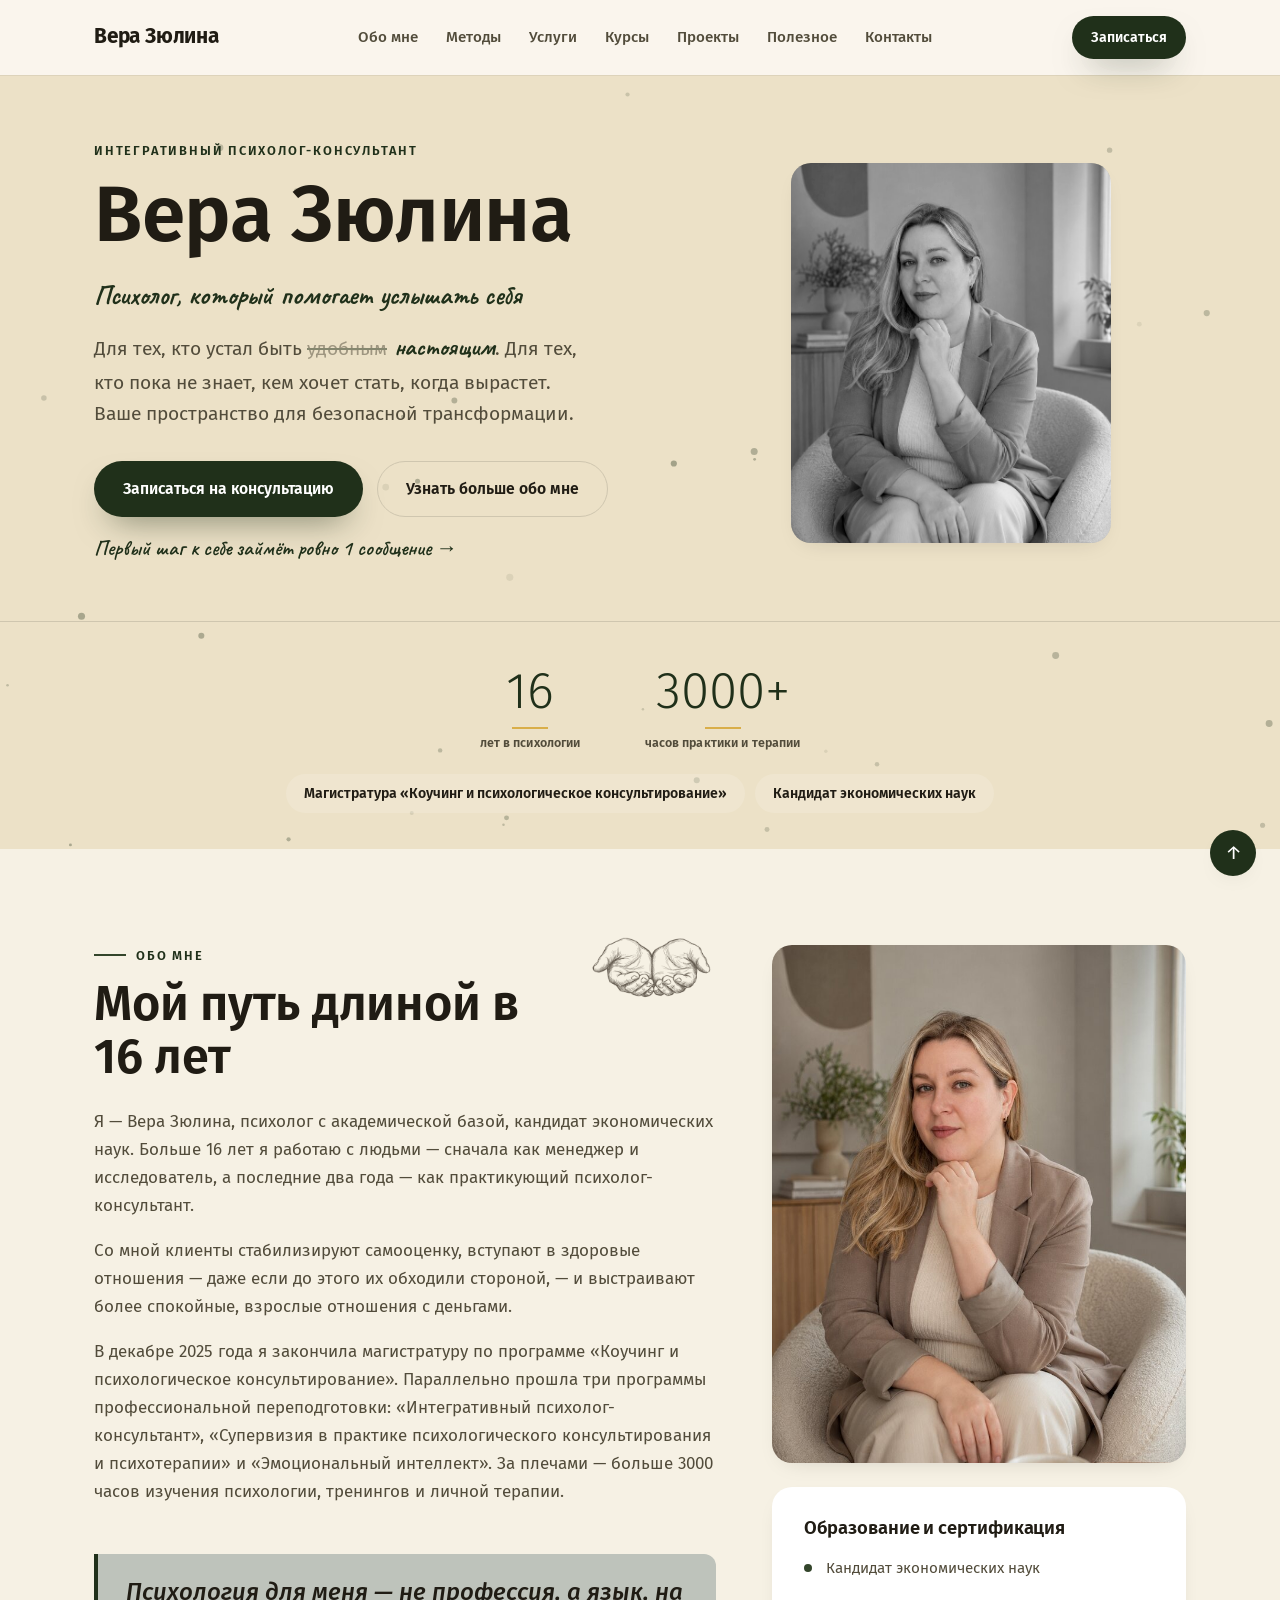
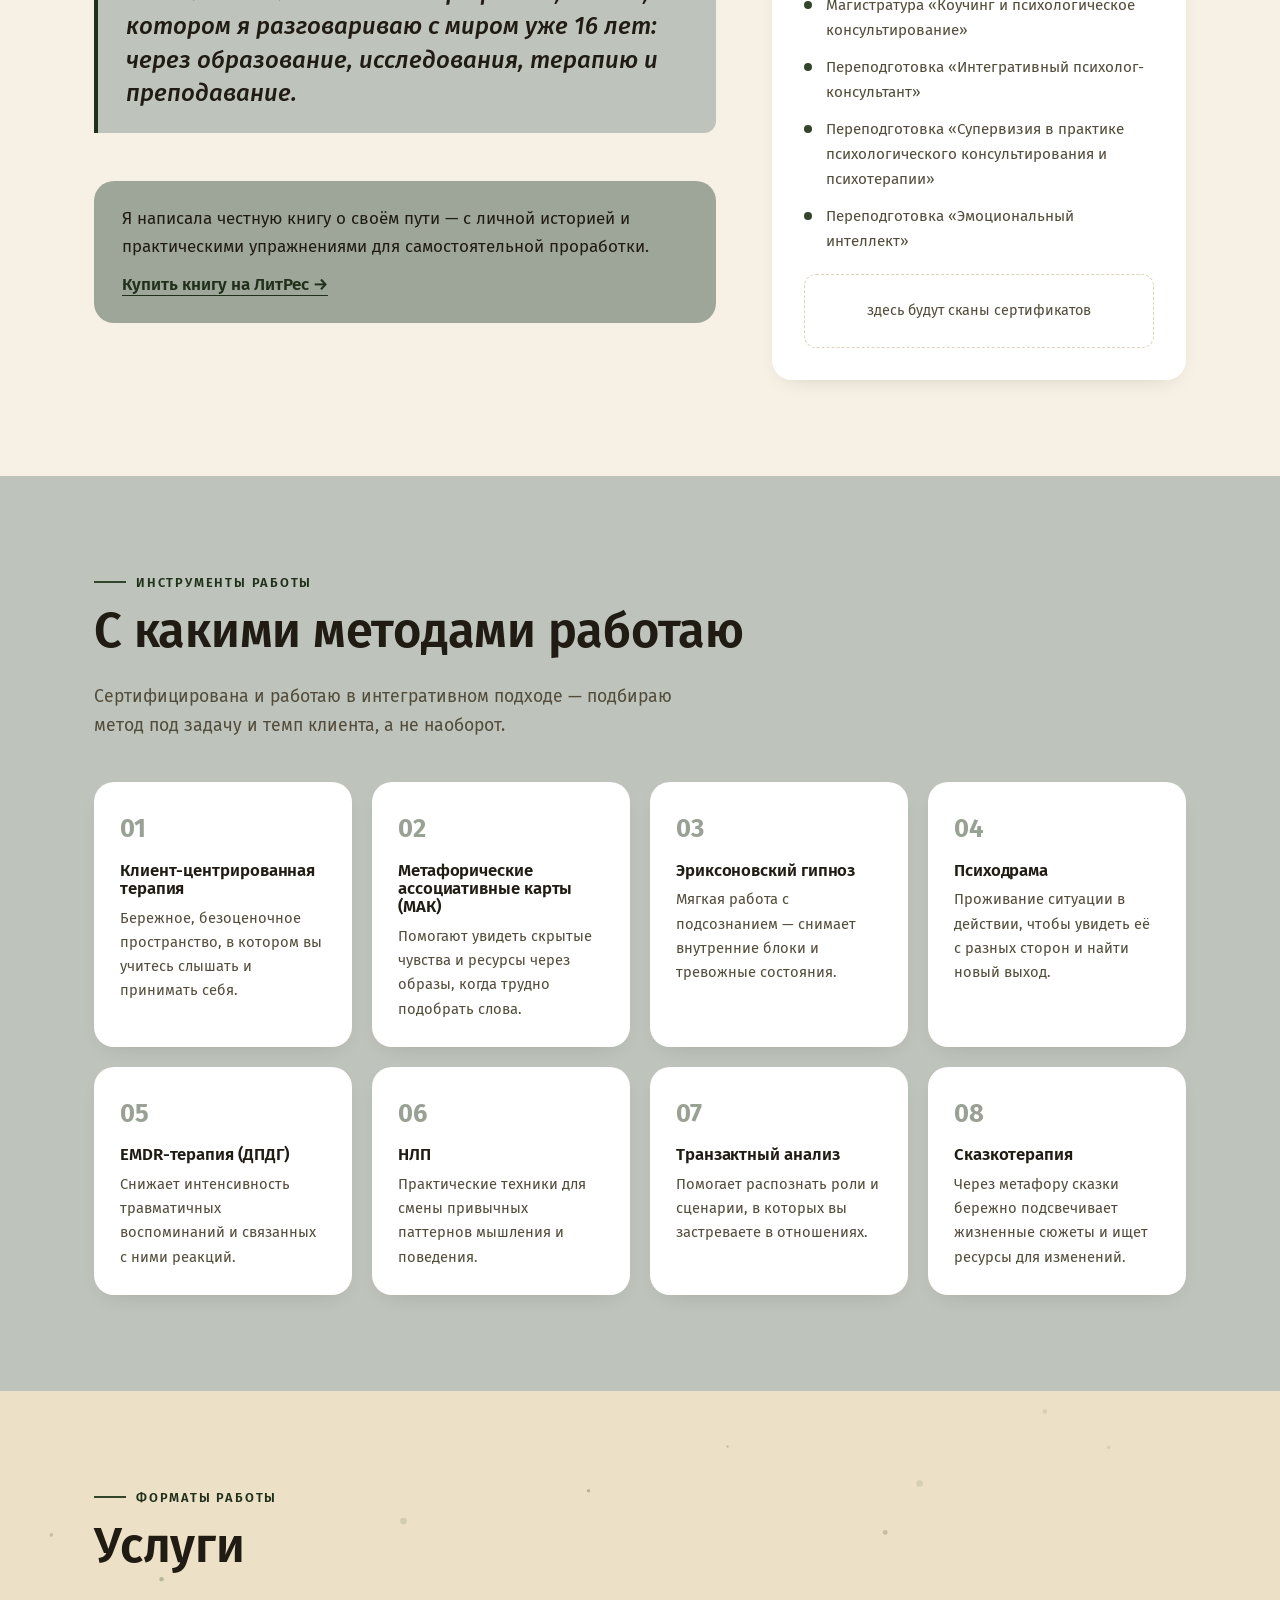
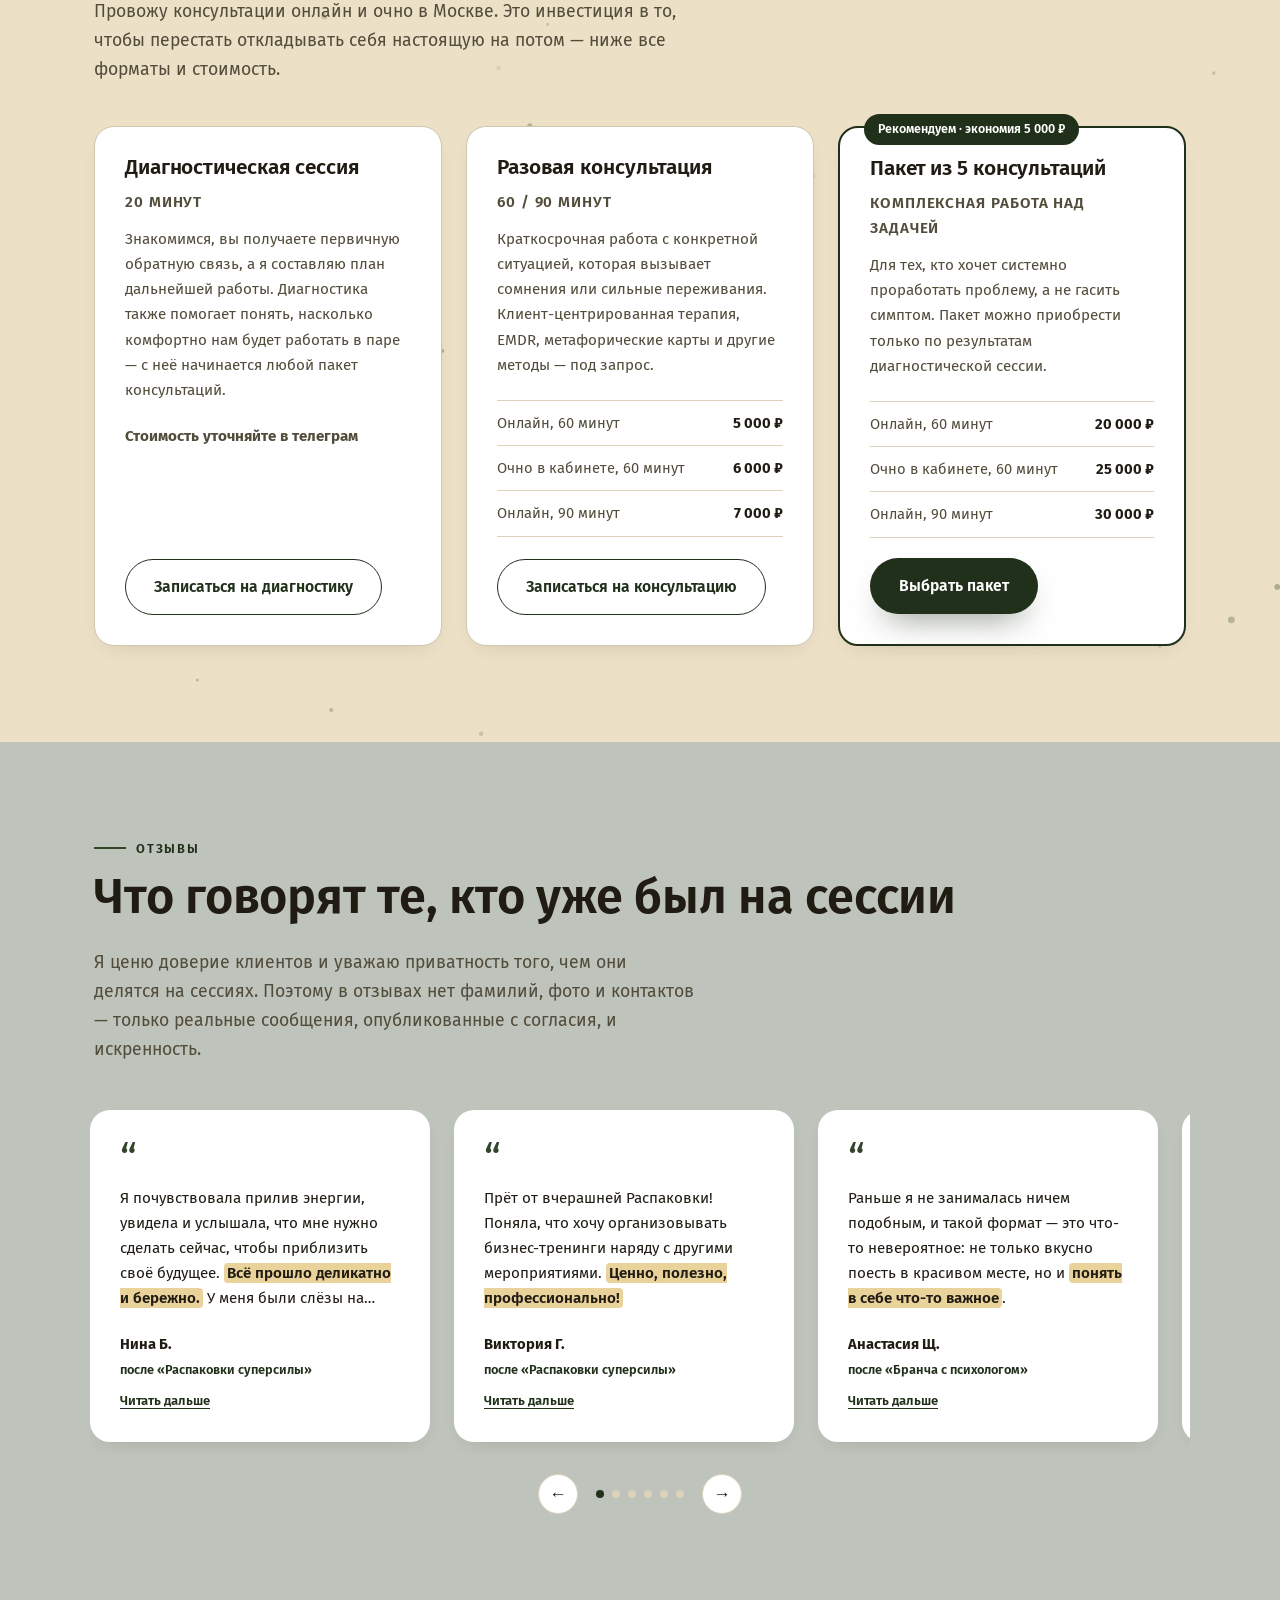
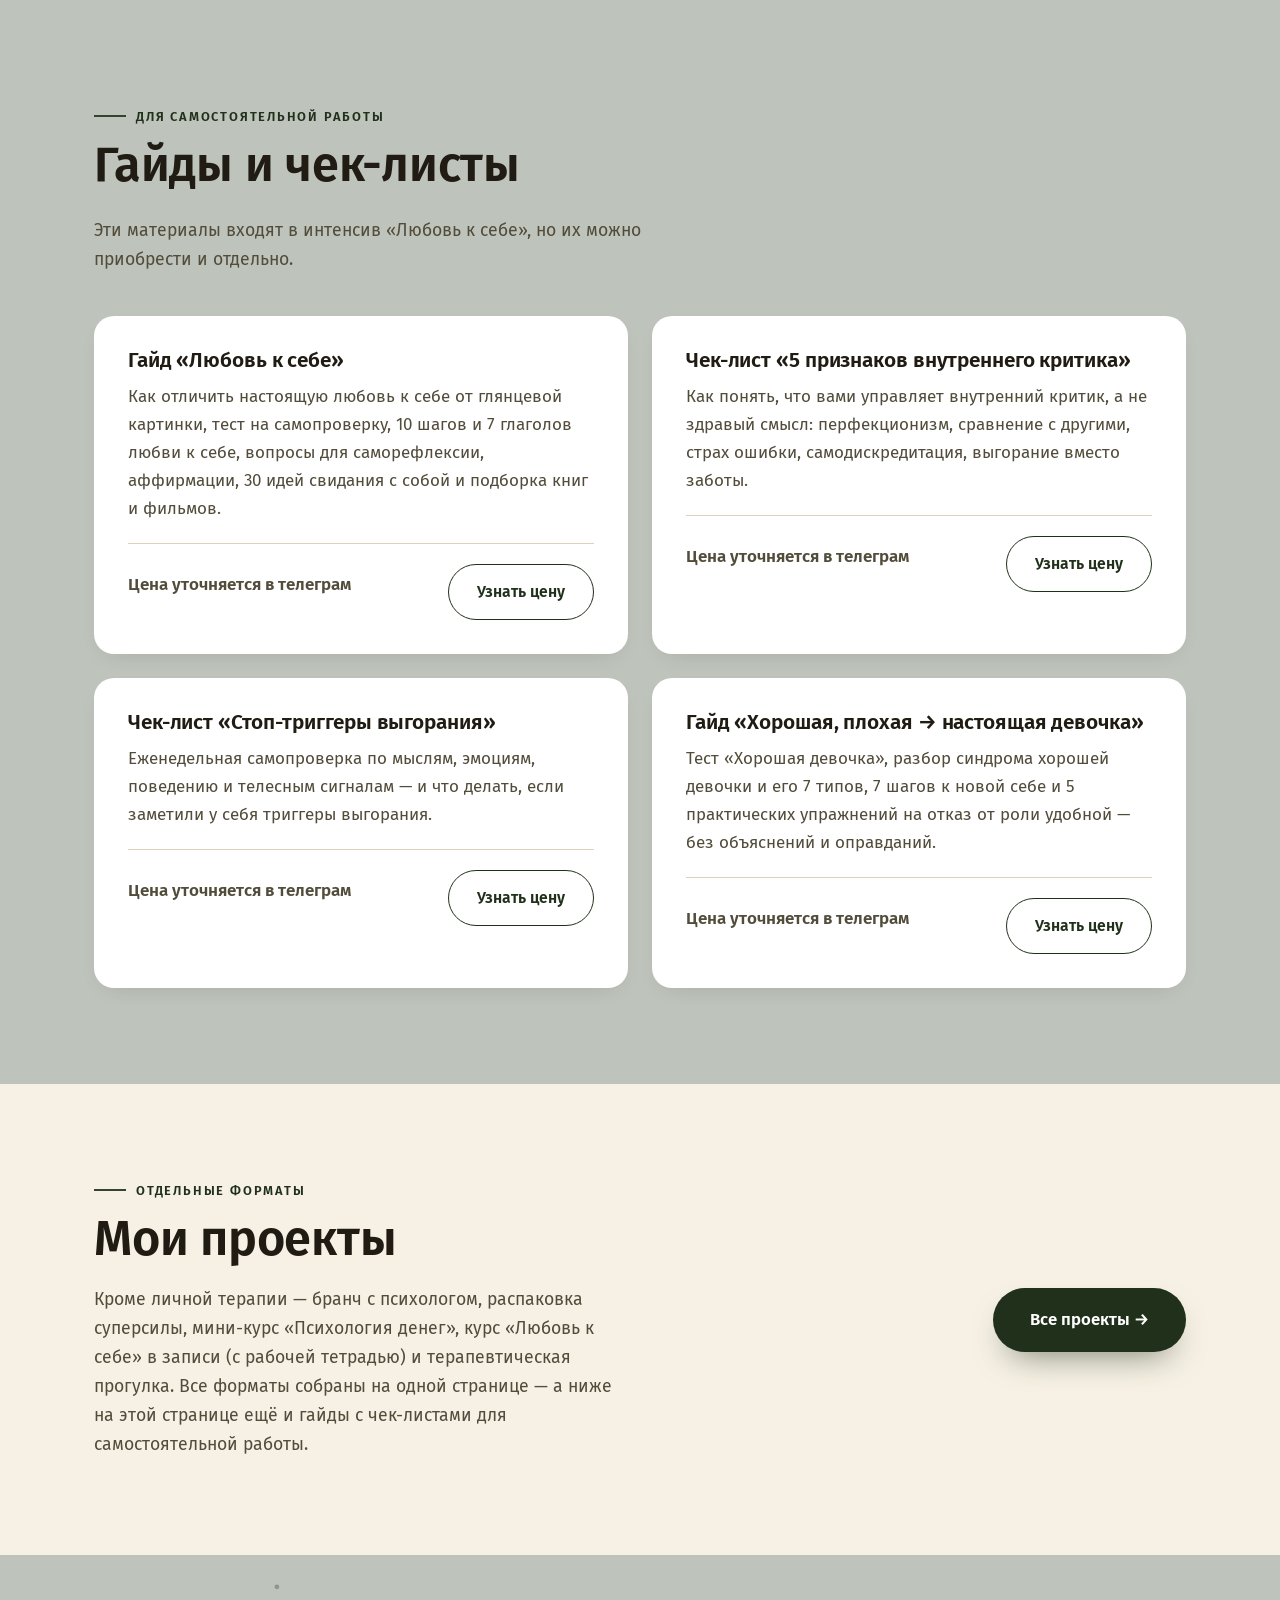
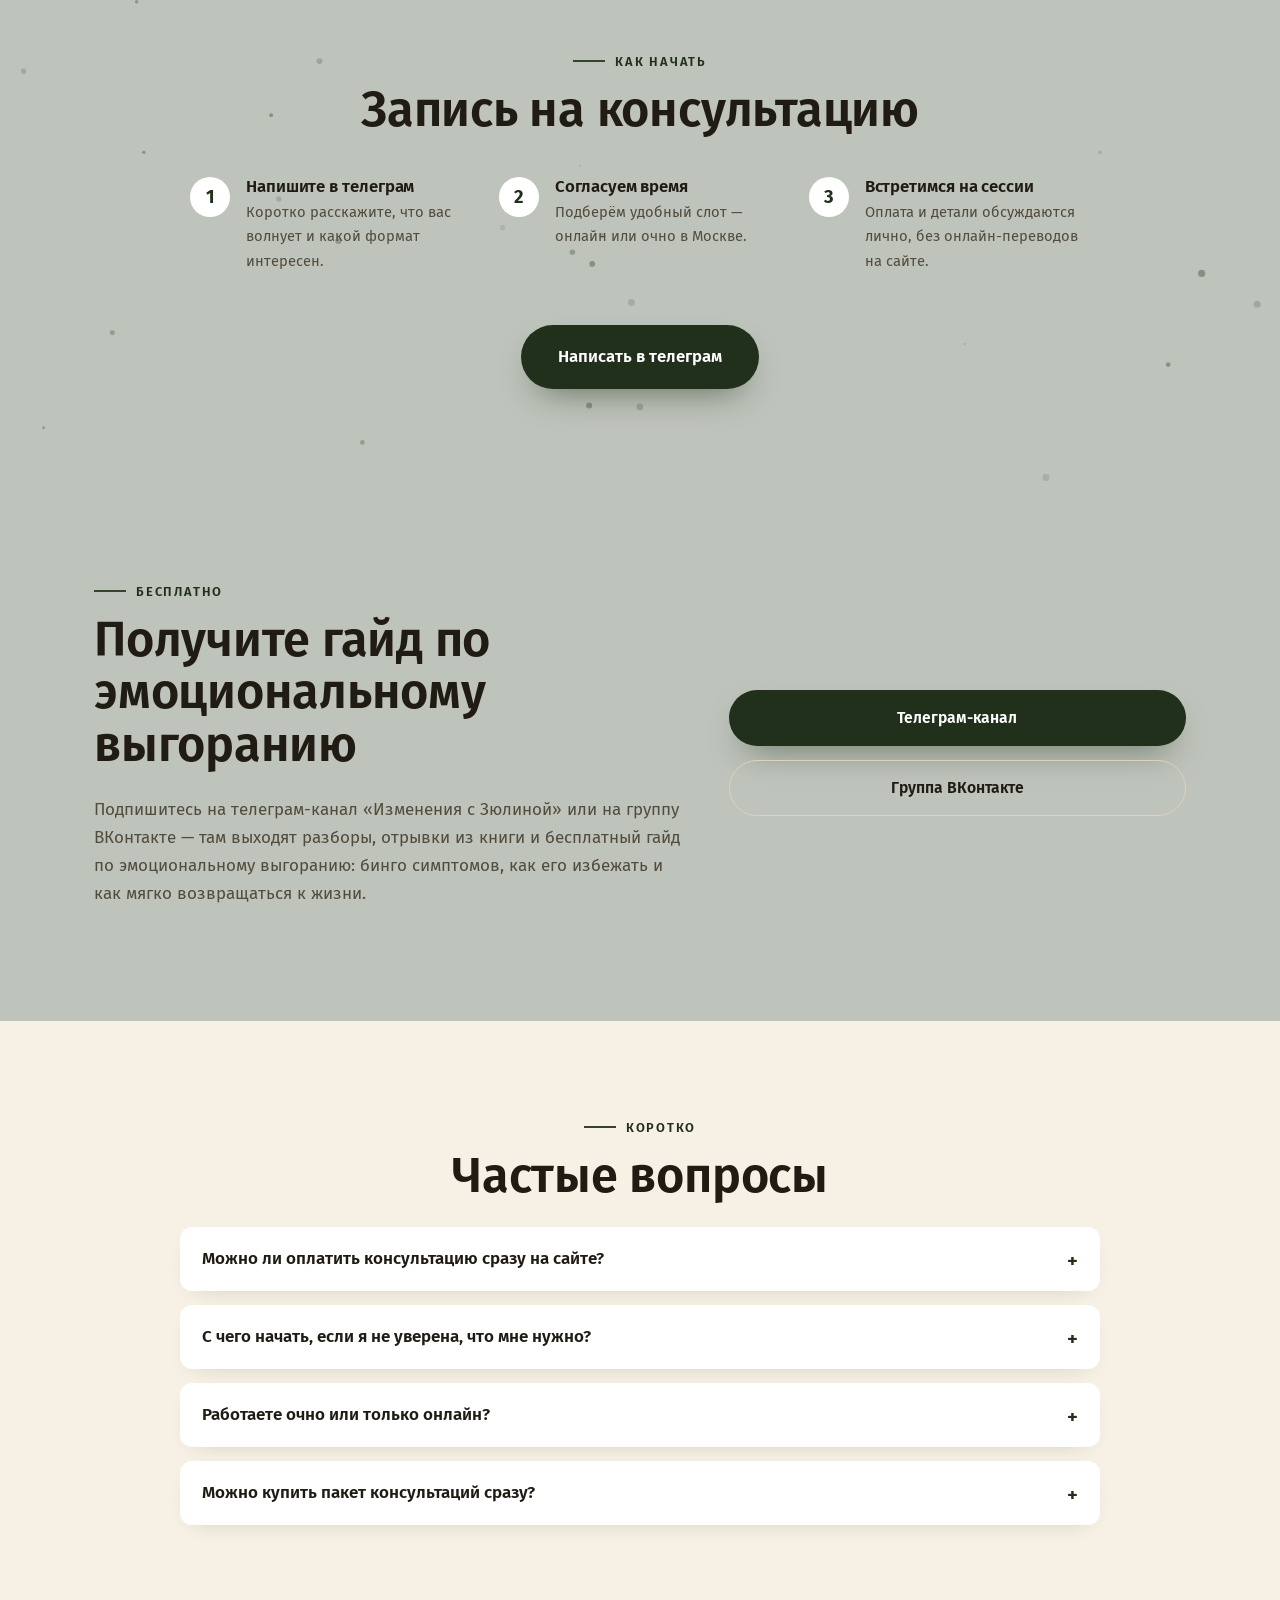
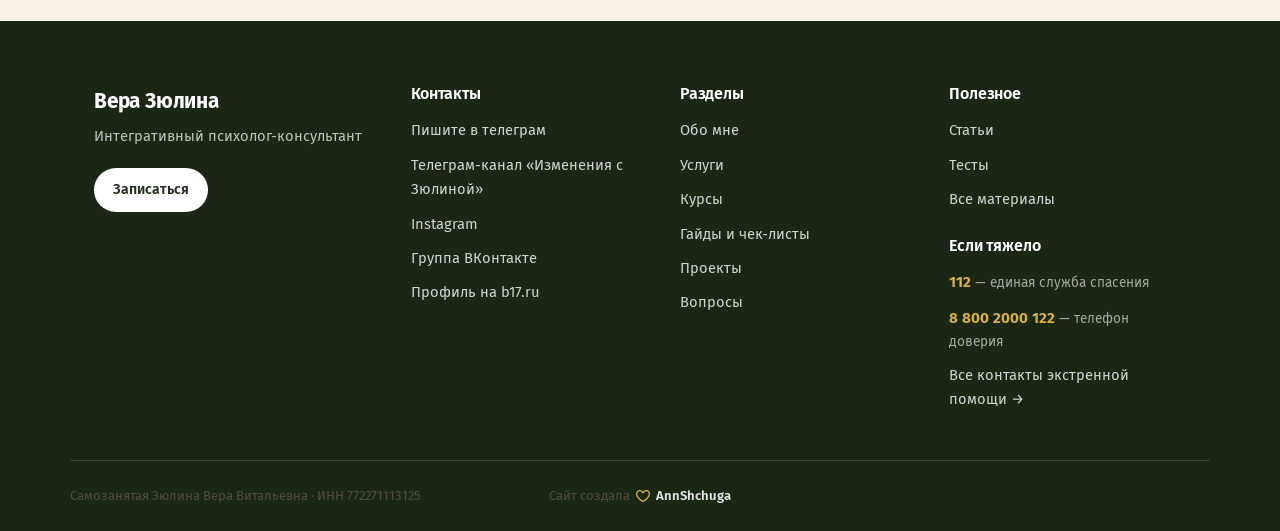
<file: index.html>
<!DOCTYPE html>
<html lang="ru">
<head>
<meta charset="UTF-8">
<meta name="viewport" content="width=device-width, initial-scale=1.0">
<title>Вера Зюлина — психолог в Москве и онлайн | Консультации, курсы, терапия</title>
<meta name="description" content="Психолог-консультант Вера Зюлина — очные консультации в Москве и онлайн по всей России. Для тех, кто устал быть удобным и хочет быть настоящим: личная терапия, курсы, бранчи и терапевтические прогулки с психологом.">
<link rel="canonical" href="https://annshchuga.github.io/Vera-psycologist/">
<meta property="og:type" content="website">
<meta property="og:locale" content="ru_RU">
<meta property="og:site_name" content="Вера Зюлина — психолог">
<meta property="og:title" content="Вера Зюлина — психолог в Москве и онлайн | Консультации, курсы, терапия">
<meta property="og:description" content="Психолог-консультант Вера Зюлина — очные консультации в Москве и онлайн по всей России. Для тех, кто устал быть удобным и хочет быть настоящим: личная терапия, курсы, бранчи и терапевтические прогулки с психологом.">
<meta property="og:url" content="https://annshchuga.github.io/Vera-psycologist/">
<meta property="og:image" content="https://annshchuga.github.io/Vera-psycologist/img/vera-hero.jpg">
<meta name="twitter:card" content="summary_large_image">
<meta name="twitter:title" content="Вера Зюлина — психолог в Москве и онлайн | Консультации, курсы, терапия">
<meta name="twitter:description" content="Психолог-консультант Вера Зюлина — очные консультации в Москве и онлайн по всей России. Для тех, кто устал быть удобным и хочет быть настоящим: личная терапия, курсы, бранчи и терапевтические прогулки с психологом.">
<meta name="twitter:image" content="https://annshchuga.github.io/Vera-psycologist/img/vera-hero.jpg">
<link rel="icon" href="data:image/svg+xml,%3Csvg xmlns='http://www.w3.org/2000/svg' viewBox='0 0 64 64'%3E%3Ccircle cx='32' cy='32' r='32' fill='%23b9c2a7'/%3E%3Ctext x='32' y='42' font-family='Georgia,serif' font-size='26' fill='%233f3629' text-anchor='middle'%3E%D0%92%D0%97%3C/text%3E%3C/svg%3E">
<link rel="preconnect" href="https://fonts.googleapis.com">
<link rel="preconnect" href="https://fonts.gstatic.com" crossorigin>
<link href="https://fonts.googleapis.com/css2?family=Fira+Sans:ital,wght@0,400;0,500;0,600;0,700;0,800;1,400;1,500;1,600&family=Caveat:wght@500;600;700&display=swap" rel="stylesheet">
<link rel="stylesheet" href="css/style.css">
<script type="application/ld+json">
{
  "@context": "https://schema.org",
  "@type": "Person",
  "name": "Вера Зюлина",
  "alternateName": "Вера Витальевна Зюлина",
  "jobTitle": "Интегративный психолог-консультант",
  "description": "Интегративный психолог-консультант: очные консультации в Москве и онлайн по всей России. Клиент-центрированная терапия, МАК, эриксоновский гипноз, EMDR, психодрама, НЛП, транзактный анализ, сказкотерапия.",
  "url": "https://annshchuga.github.io/Vera-psycologist/",
  "image": "https://annshchuga.github.io/Vera-psycologist/img/vera-hero.jpg",
  "sameAs": [
    "https://t.me/vera_ziulina",
    "https://t.me/changes_with_ziulina",
    "https://www.instagram.com/vera_ziulina",
    "https://vk.com/vera_ziulina_psy",
    "https://www.b17.ru/id880358/"
  ],
  "worksFor": {
    "@type": "ProfessionalService",
    "name": "Вера Зюлина — психологическое консультирование",
    "areaServed": ["Москва", "Россия"],
    "priceRange": "от 1 500 ₽ до 30 000 ₽"
  }
}
</script>
</head>
<body>
<span id="top" aria-hidden="true"></span>

<a class="skip-link" href="#main">Перейти к содержанию</a>

<header class="site-header">
  <div class="wrap header-inner">
    <a class="logo" href="#top">Вера Зюлина</a>

    <nav class="main-nav" id="mainNav">
      <a href="#about">Обо мне</a>
      <a href="#methods">Методы</a>
      <a href="#services">Услуги</a>
      <a href="projects/#courses">Курсы</a>
      <a href="projects/">Проекты</a>
      <a href="useful/">Полезное</a>
      <a href="#contacts">Контакты</a>
    </nav>

    <a class="btn btn-primary btn-small header-cta" href="https://t.me/vera_ziulina" target="_blank" rel="noopener">Записаться</a>

    <button class="nav-toggle" id="navToggle" aria-label="Открыть меню" aria-expanded="false" aria-controls="mainNav">
      <span></span><span></span><span></span>
    </button>
  </div>
</header>

<main id="main">

  <!-- HERO -->
  <section class="hero hero-accent particle-bg">
    <div class="wrap hero-inner">
      <div class="hero-text">
        <p class="eyebrow">Интегративный психолог-консультант</p>
        <h1>Вера Зюлина</h1>
        <p class="hero-subtitle">Психолог, который помогает услышать себя</p>
        <p class="hero-lead">
          Для тех, кто устал быть <s class="word-strike">удобным</s>
          <span class="word-handwritten">настоящим</span>.
          Для тех, кто пока не знает, кем хочет стать, когда вырастет.
          Ваше пространство для безопасной трансформации.
        </p>
        <div class="hero-actions">
          <a class="btn btn-primary" href="https://t.me/vera_ziulina" target="_blank" rel="noopener">Записаться на консультацию</a>
          <a class="btn btn-ghost" href="#about">Узнать больше обо мне</a>
        </div>
        <p class="hero-micro">Первый шаг к себе займёт ровно 1 сообщение →</p>
      </div>
      <div class="hero-visual" aria-hidden="true">
        <div class="hero-blob"></div>
        <div class="hero-photo-frame">
          <img class="hero-photo hero-photo-bw" src="img/vera-about.jpg" alt="Вера Зюлина">
        </div>
      </div>
    </div>

    <div class="trust-strip">
      <div class="wrap trust-inner">
        <div class="stat-item">
          <span class="stat-num">16</span>
          <span class="stat-label">лет в психологии</span>
        </div>
        <div class="stat-item">
          <span class="stat-num">3000+</span>
          <span class="stat-label">часов практики и терапии</span>
        </div>
        <div class="trust-credentials">
          <span>Магистратура «Коучинг и психологическое консультирование»</span>
          <span>Кандидат экономических наук</span>
        </div>
      </div>
    </div>
  </section>

  <!-- ABOUT -->
  <section class="section" id="about">
    <div class="wrap about-grid">
      <div class="about-text">
        <img src="img/illustrations/hands.png" alt="" class="section-illustration" aria-hidden="true">
        <p class="section-eyebrow">Обо мне</p>
        <h2>Мой путь длиной в 16 лет</h2>
        <p>
          Я — Вера Зюлина, психолог с академической базой, кандидат экономических наук.
          Больше 16 лет я работаю с людьми — сначала как менеджер и исследователь,
          а последние два года — как практикующий психолог-консультант.
        </p>
        <p>
          Со мной клиенты стабилизируют самооценку, вступают в здоровые отношения — даже если
          до этого их обходили стороной, — и выстраивают более спокойные, взрослые отношения
          с деньгами.
        </p>
        <p>
          В декабре 2025 года я закончила магистратуру по программе «Коучинг и психологическое
          консультирование». Параллельно прошла три программы профессиональной переподготовки:
          «Интегративный психолог-консультант», «Супервизия в практике психологического
          консультирования и психотерапии» и «Эмоциональный интеллект». За плечами — больше
          3000 часов изучения психологии, тренингов и личной терапии.
        </p>

        <blockquote class="pull-quote">
          Психология для меня — не профессия, а язык, на котором я разговариваю с миром
          уже 16 лет: через образование, исследования, терапию и преподавание.
        </blockquote>

        <div class="book-teaser">
          <p>
            Я написала честную книгу о своём пути — с личной историей и практическими
            упражнениями для самостоятельной проработки.
          </p>
          <a href="https://litres.ru/74258252" target="_blank" rel="noopener">Купить книгу на ЛитРес →</a>
        </div>
      </div>

      <aside class="about-side">
        <div class="about-photo">
          <img src="img/vera-about.jpg" alt="Вера Зюлина">
        </div>
        <div class="side-card">
          <h3>Образование и сертификация</h3>
          <ul class="cred-list">
            <li>Кандидат экономических наук</li>
            <li>Магистратура «Коучинг и психологическое консультирование»</li>
            <li>Переподготовка «Интегративный психолог-консультант»</li>
            <li>Переподготовка «Супервизия в практике психологического консультирования и психотерапии»</li>
            <li>Переподготовка «Эмоциональный интеллект»</li>
          </ul>
          <div class="cert-placeholder">
            здесь будут сканы сертификатов
          </div>
        </div>
      </aside>
    </div>
  </section>

  <!-- METHODS -->
  <section class="section section-alt" id="methods">
    <div class="wrap">
      <p class="section-eyebrow">Инструменты работы</p>
      <h2>С какими методами работаю</h2>
      <p class="section-lead">
        Сертифицирована и работаю в интегративном подходе — подбираю метод под задачу
        и темп клиента, а не наоборот.
      </p>

      <div class="methods-grid">
        <div class="method-card">
          <h3>Клиент-центрированная терапия</h3>
          <p>Бережное, безоценочное пространство, в котором вы учитесь слышать и принимать себя.</p>
        </div>
        <div class="method-card">
          <h3>Метафорические ассоциативные карты (МАК)</h3>
          <p>Помогают увидеть скрытые чувства и ресурсы через образы, когда трудно подобрать слова.</p>
        </div>
        <div class="method-card">
          <h3>Эриксоновский гипноз</h3>
          <p>Мягкая работа с подсознанием — снимает внутренние блоки и тревожные состояния.</p>
        </div>
        <div class="method-card">
          <h3>Психодрама</h3>
          <p>Проживание ситуации в действии, чтобы увидеть её с разных сторон и найти новый выход.</p>
        </div>
        <div class="method-card">
          <h3>EMDR-терапия (ДПДГ)</h3>
          <p>Снижает интенсивность травматичных воспоминаний и связанных с ними реакций.</p>
        </div>
        <div class="method-card">
          <h3>НЛП</h3>
          <p>Практические техники для смены привычных паттернов мышления и поведения.</p>
        </div>
        <div class="method-card">
          <h3>Транзактный анализ</h3>
          <p>Помогает распознать роли и сценарии, в которых вы застреваете в отношениях.</p>
        </div>
        <div class="method-card">
          <h3>Сказкотерапия</h3>
          <p>Через метафору сказки бережно подсвечивает жизненные сюжеты и ищет ресурсы для изменений.</p>
        </div>
      </div>
    </div>
  </section>

  <!-- SERVICES -->
  <section class="section section-accent particle-bg" id="services">
    <div class="wrap">
      <p class="section-eyebrow">Форматы работы</p>
      <h2>Услуги</h2>
      <p class="section-lead">
        Провожу консультации онлайн и очно в Москве. Это инвестиция в то, чтобы
        перестать откладывать себя настоящую на потом — ниже все форматы и стоимость.
      </p>

      <div class="services-grid">

        <article class="service-card">
          <h3>Диагностическая сессия</h3>
          <p class="service-meta">20 минут</p>
          <p>
            Знакомимся, вы получаете первичную обратную связь, а я составляю план дальнейшей
            работы. Диагностика также помогает понять, насколько комфортно нам будет работать
            в паре — с неё начинается любой пакет консультаций.
          </p>
          <p class="service-price">Стоимость уточняйте в телеграм</p>
          <a class="btn btn-outline" href="https://t.me/vera_ziulina" target="_blank" rel="noopener">Записаться на диагностику</a>
        </article>

        <article class="service-card">
          <h3>Разовая консультация</h3>
          <p class="service-meta">60 / 90 минут</p>
          <p>
            Краткосрочная работа с конкретной ситуацией, которая вызывает сомнения или сильные
            переживания. Клиент-центрированная терапия, EMDR, метафорические карты и другие
            методы — под запрос.
          </p>
          <ul class="price-list">
            <li><span>Онлайн, 60 минут</span><strong>5 000 ₽</strong></li>
            <li><span>Очно в кабинете, 60 минут</span><strong>6 000 ₽</strong></li>
            <li><span>Онлайн, 90 минут</span><strong>7 000 ₽</strong></li>
          </ul>
          <a class="btn btn-outline" href="https://t.me/vera_ziulina" target="_blank" rel="noopener">Записаться на консультацию</a>
        </article>

        <article class="service-card featured">
          <span class="badge">Рекомендуем · экономия 5 000 ₽</span>
          <h3>Пакет из 5 консультаций</h3>
          <p class="service-meta">Комплексная работа над задачей</p>
          <p>
            Для тех, кто хочет системно проработать проблему, а не гасить симптом.
            Пакет можно приобрести только по результатам диагностической сессии.
          </p>
          <ul class="price-list">
            <li><span>Онлайн, 60 минут</span><strong>20 000 ₽</strong></li>
            <li><span>Очно в кабинете, 60 минут</span><strong>25 000 ₽</strong></li>
            <li><span>Онлайн, 90 минут</span><strong>30 000 ₽</strong></li>
          </ul>
          <a class="btn btn-primary" href="https://t.me/vera_ziulina" target="_blank" rel="noopener">Выбрать пакет</a>
        </article>

      </div>
    </div>
  </section>

  <!-- TESTIMONIALS -->
  <section class="section section-alt" id="testimonials">
    <div class="wrap">
      <p class="section-eyebrow">Отзывы</p>
      <h2>Что говорят те, кто уже был на сессии</h2>
      <p class="section-lead">
        Я ценю доверие клиентов и уважаю приватность того, чем они делятся на сессиях.
        Поэтому в отзывах нет фамилий, фото и контактов — только реальные сообщения,
        опубликованные с согласия, и искренность.
      </p>

      <div class="testimonials-carousel">
        <div class="testimonials-track" id="testimonialsTrack">

          <article class="testimonial-card" tabindex="0" role="button" aria-expanded="false">
            <p>
              Я почувствовала прилив энергии, увидела и услышала, что мне нужно сделать
              сейчас, чтобы приблизить своё будущее. <mark class="quote-highlight">Всё прошло деликатно
              и бережно.</mark> У меня были слёзы на глазах, когда я это увидела.
            </p>
            <span class="testimonial-author">Нина Б.</span>
            <span class="testimonial-tag">после «Распаковки суперсилы»</span>
            <span class="testimonial-more">Читать дальше</span>
          </article>

          <article class="testimonial-card" tabindex="0" role="button" aria-expanded="false">
            <p>
              Прёт от вчерашней Распаковки! Поняла, что хочу организовывать бизнес-тренинги
              наряду с другими мероприятиями. <mark class="quote-highlight">Ценно, полезно,
              профессионально!</mark>
            </p>
            <span class="testimonial-author">Виктория Г.</span>
            <span class="testimonial-tag">после «Распаковки суперсилы»</span>
            <span class="testimonial-more">Читать дальше</span>
          </article>

          <article class="testimonial-card" tabindex="0" role="button" aria-expanded="false">
            <p>
              Раньше я не занималась ничем подобным, и такой формат — это что-то невероятное:
              не только вкусно поесть в красивом месте, но и <mark class="quote-highlight">понять
              в себе что-то важное</mark>.
            </p>
            <span class="testimonial-author">Анастасия Щ.</span>
            <span class="testimonial-tag">после «Бранча с психологом»</span>
            <span class="testimonial-more">Читать дальше</span>
          </article>

          <article class="testimonial-card" tabindex="0" role="button" aria-expanded="false">
            <p>
              Ходила на такой формат впервые, но вышла в восторге! Получилось проработать
              даже несколько запросов, компания была тёплой, а организатор — <mark class="quote-highlight">внимательным
              и трепетным</mark>.
            </p>
            <span class="testimonial-author">Ксения С.</span>
            <span class="testimonial-tag">после «Бранча с психологом»</span>
            <span class="testimonial-more">Читать дальше</span>
          </article>

          <article class="testimonial-card" tabindex="0" role="button" aria-expanded="false">
            <p>
              За месяц разобралась со своими чувствами, <mark class="quote-highlight">дневник чувств
              — это просто находка</mark>. С тобой мне было очень легко и интересно, ты прекрасный
              проводник во внутренний мир души.
            </p>
            <span class="testimonial-author">Гульназ Д.</span>
            <span class="testimonial-tag">личная терапия</span>
            <span class="testimonial-more">Читать дальше</span>
          </article>

          <article class="testimonial-card" tabindex="0" role="button" aria-expanded="false">
            <p>
              Рекомендации беру в действия. <mark class="quote-highlight">Читала итоги и прослезилась
              от счастья</mark>, представив себя в будущем. Я рада, что в моей жизни произошла встреча
              с тобой.
            </p>
            <span class="testimonial-author">Оксана Ш.</span>
            <span class="testimonial-tag">после «Распаковки суперсилы»</span>
            <span class="testimonial-more">Читать дальше</span>
          </article>

        </div>

        <div class="carousel-controls">
          <button type="button" class="carousel-btn carousel-prev" aria-label="Предыдущие отзывы">←</button>
          <div class="carousel-dots" id="testimonialsDots"></div>
          <button type="button" class="carousel-btn carousel-next" aria-label="Следующие отзывы">→</button>
        </div>
      </div>
    </div>
  </section>

  <!-- MATERIALS -->
  <section class="section section-alt" id="materials">
    <div class="wrap">
      <p class="section-eyebrow">Для самостоятельной работы</p>
      <h2>Гайды и чек-листы</h2>
      <p class="section-lead">
        Эти материалы входят в интенсив «Любовь к себе», но их можно приобрести и отдельно.
      </p>

      <div class="courses-grid">
        <article class="course-card">
          <h3>Гайд «Любовь к себе»</h3>
          <p>
            Как отличить настоящую любовь к себе от глянцевой картинки, тест на самопроверку,
            10 шагов и 7 глаголов любви к себе, вопросы для саморефлексии, аффирмации,
            30 идей свидания с собой и подборка книг и фильмов.
          </p>
          <div class="course-footer">
            <span class="service-price">Цена уточняется в телеграм</span>
            <a class="btn btn-outline" href="https://t.me/vera_ziulina" target="_blank" rel="noopener">Узнать цену</a>
          </div>
        </article>

        <article class="course-card">
          <h3>Чек-лист «5 признаков внутреннего критика»</h3>
          <p>
            Как понять, что вами управляет внутренний критик, а не здравый смысл: перфекционизм,
            сравнение с другими, страх ошибки, самодискредитация, выгорание вместо заботы.
          </p>
          <div class="course-footer">
            <span class="service-price">Цена уточняется в телеграм</span>
            <a class="btn btn-outline" href="https://t.me/vera_ziulina" target="_blank" rel="noopener">Узнать цену</a>
          </div>
        </article>

        <article class="course-card">
          <h3>Чек-лист «Стоп-триггеры выгорания»</h3>
          <p>
            Еженедельная самопроверка по мыслям, эмоциям, поведению и телесным сигналам —
            и что делать, если заметили у себя триггеры выгорания.
          </p>
          <div class="course-footer">
            <span class="service-price">Цена уточняется в телеграм</span>
            <a class="btn btn-outline" href="https://t.me/vera_ziulina" target="_blank" rel="noopener">Узнать цену</a>
          </div>
        </article>

        <article class="course-card">
          <h3>Гайд «Хорошая, плохая → настоящая девочка»</h3>
          <p>
            Тест «Хорошая девочка», разбор синдрома хорошей девочки и его 7 типов,
            7 шагов к новой себе и 5 практических упражнений на отказ от роли
            удобной — без объяснений и оправданий.
          </p>
          <div class="course-footer">
            <span class="service-price">Цена уточняется в телеграм</span>
            <a class="btn btn-outline" href="https://t.me/vera_ziulina" target="_blank" rel="noopener">Узнать цену</a>
          </div>
        </article>
      </div>
    </div>
  </section>

  <!-- PROJECTS -->
  <section class="section" id="projects">
    <div class="wrap projects-teaser-inner">
      <div>
        <p class="section-eyebrow">Отдельные форматы</p>
        <h2>Мои проекты</h2>
        <p class="section-lead">
          Кроме личной терапии — бранч с психологом, распаковка суперсилы, мини-курс
          «Психология денег», курс «Любовь к себе» в записи (с рабочей тетрадью)
          и терапевтическая прогулка. Все форматы собраны на одной странице — а ниже
          на этой странице ещё и гайды с чек-листами для самостоятельной работы.
        </p>
      </div>
      <a class="btn btn-primary btn-large" href="projects/">Все проекты →</a>
    </div>
  </section>

  <!-- BOOKING -->
  <section class="section booking-section particle-bg">
    <div class="wrap booking-inner">
      <p class="section-eyebrow">Как начать</p>
      <h2>Запись на консультацию</h2>
      <ol class="steps">
        <li>
          <span class="step-num">1</span>
          <div><h3>Напишите в телеграм</h3><p>Коротко расскажите, что вас волнует и какой формат интересен.</p></div>
        </li>
        <li>
          <span class="step-num">2</span>
          <div><h3>Согласуем время</h3><p>Подберём удобный слот — онлайн или очно в Москве.</p></div>
        </li>
        <li>
          <span class="step-num">3</span>
          <div><h3>Встретимся на сессии</h3><p>Оплата и детали обсуждаются лично, без онлайн-переводов на сайте.</p></div>
        </li>
      </ol>
      <a class="btn btn-primary btn-large" href="https://t.me/vera_ziulina" target="_blank" rel="noopener">Написать в телеграм</a>
    </div>
  </section>

  <!-- LEAD MAGNET -->
  <section class="section section-alt">
    <div class="wrap lead-magnet-inner">
      <div>
        <p class="section-eyebrow">Бесплатно</p>
        <h2>Получите гайд по эмоциональному выгоранию</h2>
        <p>
          Подпишитесь на телеграм-канал «Изменения с Зюлиной» или на группу ВКонтакте —
          там выходят разборы, отрывки из книги и бесплатный гайд по эмоциональному
          выгоранию: бинго симптомов, как его избежать и как мягко возвращаться к жизни.
        </p>
      </div>
      <div class="lead-magnet-actions">
        <a class="btn btn-primary" href="https://t.me/changes_with_ziulina" target="_blank" rel="noopener">Телеграм-канал</a>
        <a class="btn btn-ghost" href="https://vk.com/vera_ziulina_psy?from=groups" target="_blank" rel="noopener">Группа ВКонтакте</a>
      </div>
    </div>
  </section>

  <!-- FAQ -->
  <section class="section" id="faq">
    <div class="wrap">
      <p class="section-eyebrow">Коротко</p>
      <h2>Частые вопросы</h2>

      <div class="faq-list">
        <details class="faq-item">
          <summary>Можно ли оплатить консультацию сразу на сайте?</summary>
          <p>Нет, онлайн-оплаты на сайте нет. Все детали, включая оплату, мы обсуждаем лично в переписке.</p>
        </details>
        <details class="faq-item">
          <summary>С чего начать, если я не уверена, что мне нужно?</summary>
          <p>С диагностической сессии на 20 минут — она как раз для того, чтобы разобраться, что происходит, и понять, подходит ли вам формат работы со мной.</p>
        </details>
        <details class="faq-item">
          <summary>Работаете очно или только онлайн?</summary>
          <p>И так, и так. Очные консультации и терапевтические прогулки проходят в Москве, онлайн-формат доступен из любого города.</p>
        </details>
        <details class="faq-item">
          <summary>Можно купить пакет консультаций сразу?</summary>
          <p>Пакет из 5 консультаций доступен только по результатам диагностической сессии — так мы убедимся, что формат вам подходит.</p>
        </details>
      </div>
    </div>
  </section>

</main>

<footer class="site-footer" id="contacts">
  <div class="wrap footer-inner">
    <div class="footer-col">
      <p class="logo footer-logo">Вера Зюлина</p>
      <p class="footer-tagline">Интегративный психолог-консультант</p>
      <a class="btn btn-primary btn-small" href="https://t.me/vera_ziulina" target="_blank" rel="noopener">Записаться</a>
    </div>

    <div class="footer-col">
      <h3>Контакты</h3>
      <ul class="footer-links">
        <li><a href="https://t.me/vera_ziulina" target="_blank" rel="noopener">Пишите в телеграм</a></li>
        <li><a href="https://t.me/changes_with_ziulina" target="_blank" rel="noopener">Телеграм-канал «Изменения с Зюлиной»</a></li>
        <li><a href="https://www.instagram.com/vera_ziulina" target="_blank" rel="noopener">Instagram</a></li>
        <li><a href="https://vk.com/vera_ziulina_psy?from=groups" target="_blank" rel="noopener">Группа ВКонтакте</a></li>
        <li><a href="https://www.b17.ru/id880358/?prt=880358" target="_blank" rel="noopener">Профиль на b17.ru</a></li>
      </ul>
    </div>

    <div class="footer-col">
      <h3>Разделы</h3>
      <ul class="footer-links">
        <li><a href="#about">Обо мне</a></li>
        <li><a href="#services">Услуги</a></li>
        <li><a href="projects/#courses">Курсы</a></li>
        <li><a href="#materials">Гайды и чек-листы</a></li>
        <li><a href="projects/">Проекты</a></li>
        <li><a href="#faq">Вопросы</a></li>
      </ul>
    </div>

    <div class="footer-col">
      <h3>Полезное</h3>
      <ul class="footer-links">
        <li><a href="useful/articles/">Статьи</a></li>
        <li><a href="useful/tests/">Тесты</a></li>
        <li><a href="useful/">Все материалы</a></li>
      </ul>
      <h3 class="footer-col-subhead">Если тяжело</h3>
      <ul class="footer-links">
        <li><a href="tel:112" class="footer-link-crisis">112</a> — единая служба спасения</li>
        <li><a href="tel:88002000122" class="footer-link-crisis">8 800 2000 122</a> — телефон доверия</li>
        <li><a href="useful/crisis/">Все контакты экстренной помощи →</a></li>
      </ul>
    </div>
  </div>

  <div class="wrap footer-bottom">
    <p>Самозанятая Зюлина Вера Витальевна · ИНН 772271113125</p>
    <p class="footer-signature">Сайт создала <svg class="icon-heart" viewBox="0 0 16 16" fill="currentColor" aria-hidden="true"><path d="m8 14.25.345.666a.75.75 0 0 1-.69 0l-.008-.004-.018-.01a7.152 7.152 0 0 1-.31-.17 22.055 22.055 0 0 1-3.434-2.414C2.045 10.731 0 8.35 0 5.5 0 2.836 2.086 1 4.25 1 5.797 1 7.153 1.802 8 3.02 8.847 1.802 10.203 1 11.75 1 13.914 1 16 2.836 16 5.5c0 2.85-2.045 5.231-3.885 6.818a22.066 22.066 0 0 1-3.744 2.584l-.018.01-.006.003h-.002ZM4.25 2.5c-1.336 0-2.75 1.164-2.75 3 0 2.15 1.58 4.144 3.365 5.682A20.58 20.58 0 0 0 8 13.393a20.58 20.58 0 0 0 3.135-2.211C12.92 9.644 14.5 7.65 14.5 5.5c0-1.836-1.414-3-2.75-3-1.373 0-2.609.986-3.029 2.456a.749.749 0 0 1-1.442 0C6.859 3.486 5.623 2.5 4.25 2.5Z"></path></svg> <a href="https://t.me/AShchuga" target="_blank" rel="noopener">AnnShchuga</a></p>
  </div>
</footer>

<a href="#top" class="back-to-top" aria-label="Наверх">↑</a>

<a href="https://t.me/vera_ziulina" target="_blank" rel="noopener" class="mobile-sticky-cta">Записаться на консультацию</a>

<script src="js/main.js"></script>
</body>
</html>
</file>
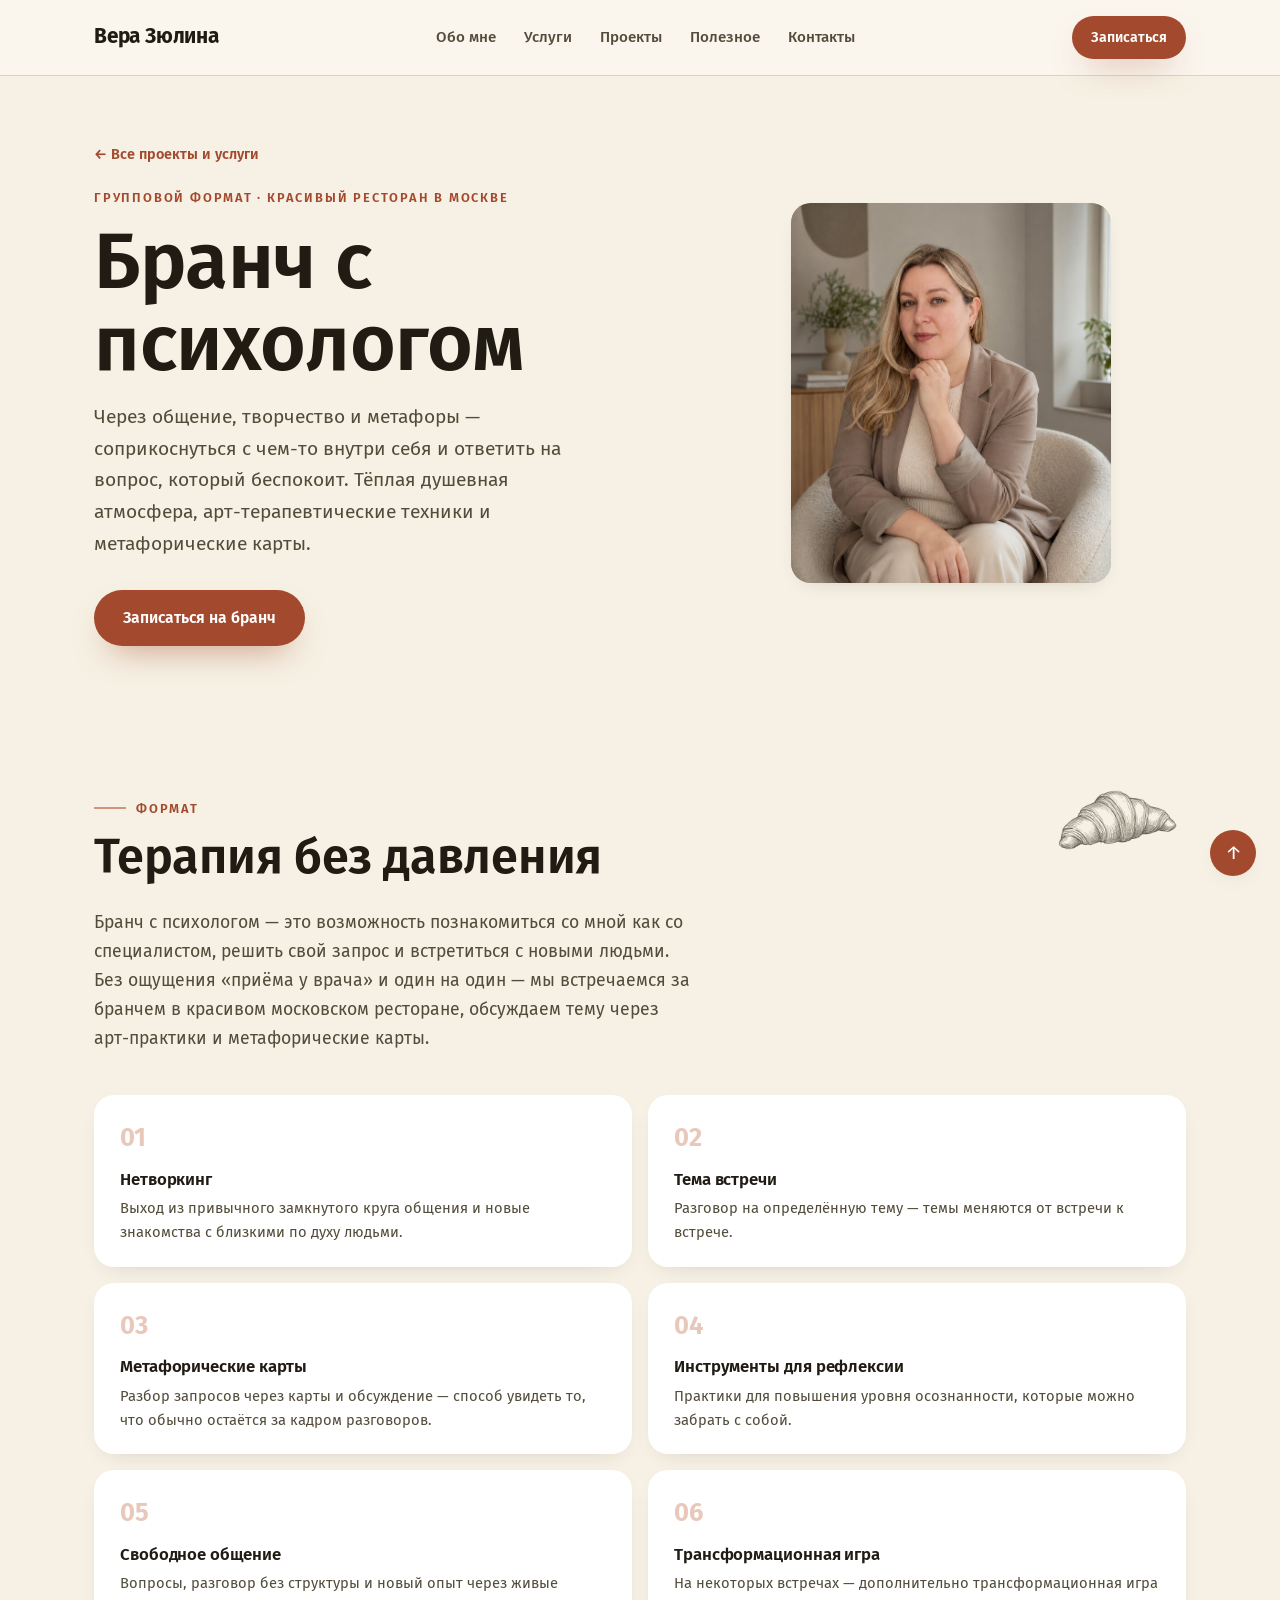
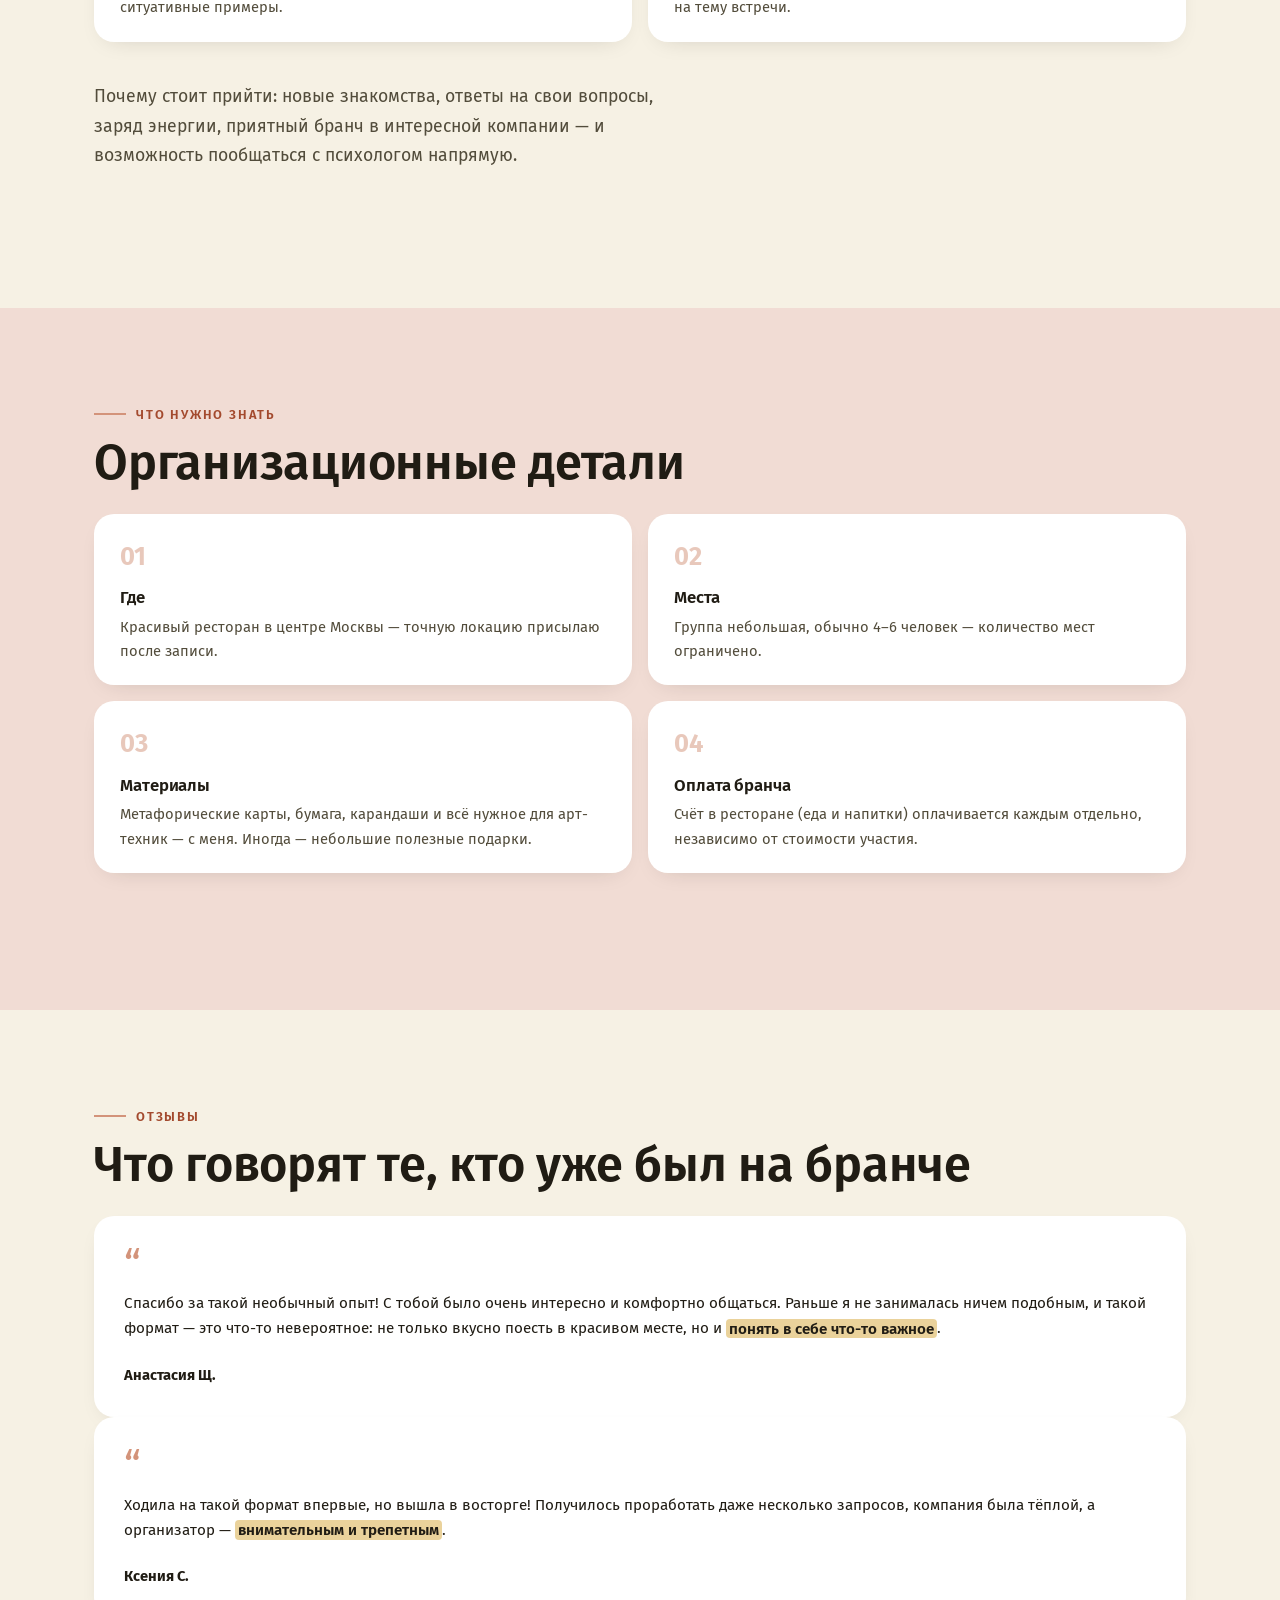
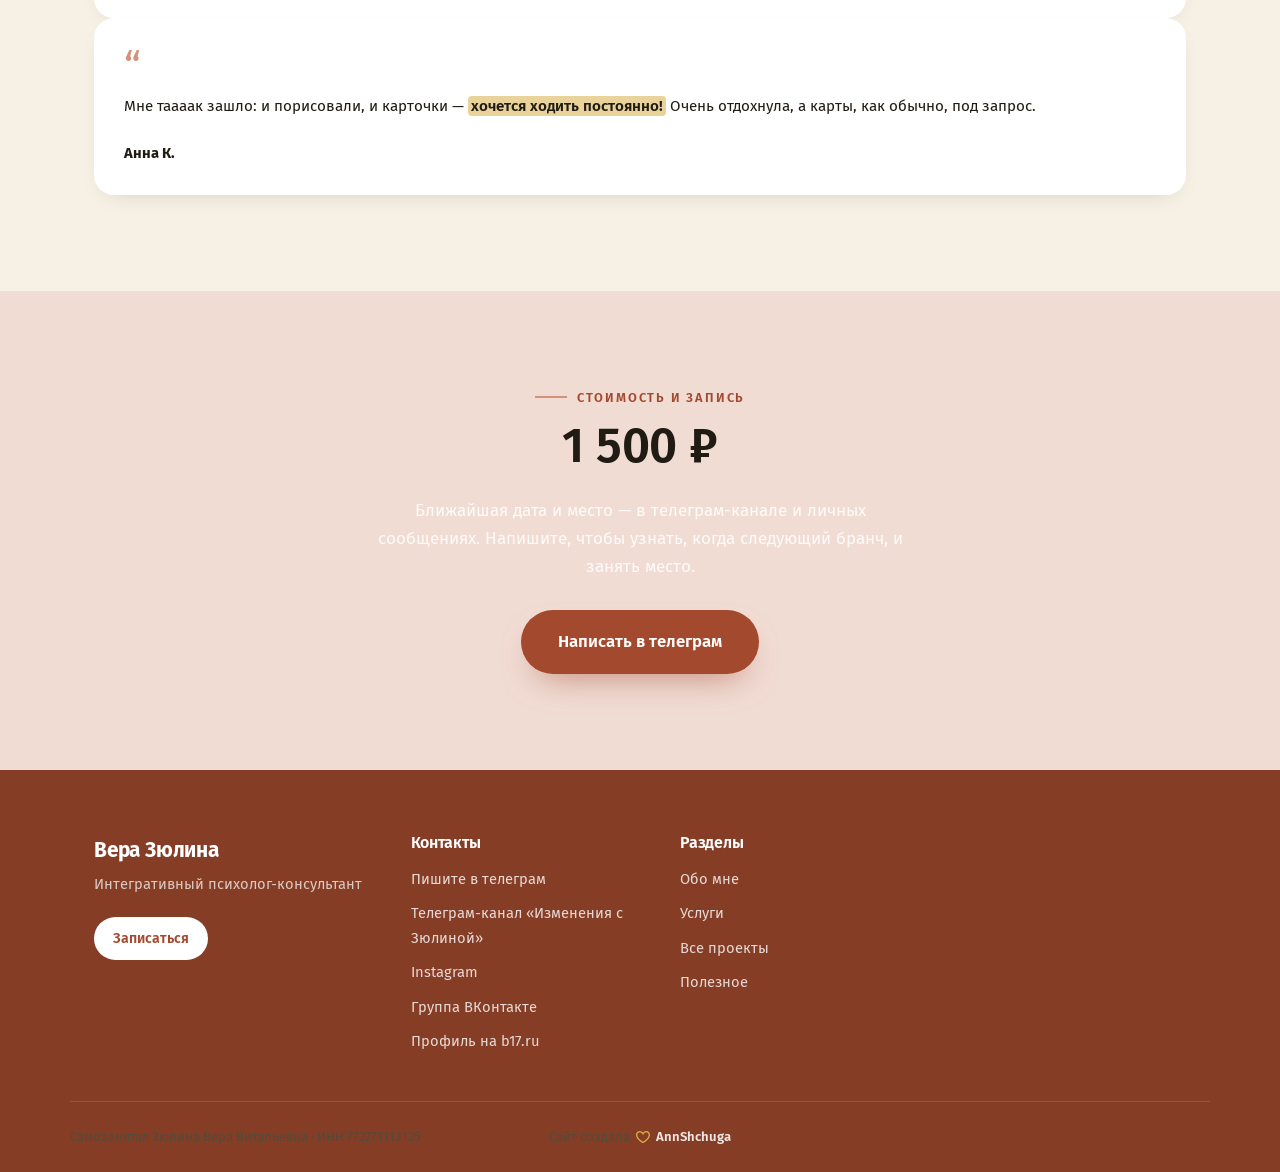
<file: brunch/index.html>
<!DOCTYPE html>
<html lang="ru">
<head>
<meta charset="UTF-8">
<meta name="viewport" content="width=device-width, initial-scale=1.0">
<title>Бранч с психологом — Вера Зюлина</title>
<meta name="description" content="Бранч с психологом — групповая встреча в красивом ресторане Москвы: арт-терапия, метафорические карты, новые знакомства. 1 500 ₽, места ограничены.">
<link rel="canonical" href="https://annshchuga.github.io/Vera-psycologist/brunch/">
<meta property="og:type" content="website">
<meta property="og:locale" content="ru_RU">
<meta property="og:site_name" content="Вера Зюлина — психолог">
<meta property="og:title" content="Бранч с психологом — Вера Зюлина">
<meta property="og:description" content="Бранч с психологом — групповая встреча в красивом ресторане Москвы: арт-терапия, метафорические карты, новые знакомства. 1 500 ₽, места ограничены.">
<meta property="og:url" content="https://annshchuga.github.io/Vera-psycologist/brunch/">
<meta property="og:image" content="https://annshchuga.github.io/Vera-psycologist/img/vera-about.jpg">
<meta name="twitter:card" content="summary_large_image">
<meta name="twitter:title" content="Бранч с психологом — Вера Зюлина">
<meta name="twitter:description" content="Бранч с психологом — групповая встреча в красивом ресторане Москвы: арт-терапия, метафорические карты, новые знакомства. 1 500 ₽, места ограничены.">
<meta name="twitter:image" content="https://annshchuga.github.io/Vera-psycologist/img/vera-about.jpg">
<link rel="icon" href="data:image/svg+xml,%3Csvg xmlns='http://www.w3.org/2000/svg' viewBox='0 0 64 64'%3E%3Ccircle cx='32' cy='32' r='32' fill='%23b9c2a7'/%3E%3Ctext x='32' y='42' font-family='Georgia,serif' font-size='26' fill='%233f3629' text-anchor='middle'%3E%D0%92%D0%97%3C/text%3E%3C/svg%3E">
<link rel="preconnect" href="https://fonts.googleapis.com">
<link rel="preconnect" href="https://fonts.gstatic.com" crossorigin>
<link href="https://fonts.googleapis.com/css2?family=Fira+Sans:ital,wght@0,400;0,500;0,600;0,700;0,800;1,400;1,500;1,600&family=Caveat:wght@500;600;700&display=swap" rel="stylesheet">
<link rel="stylesheet" href="../css/style.css">
<script type="application/ld+json">
{
  "@context": "https://schema.org",
  "@type": "Service",
  "serviceType": "Бранч с психологом",
  "name": "Бранч с психологом — Вера Зюлина",
  "description": "Групповая встреча в красивом ресторане Москвы: арт-терапия, метафорические карты, новые знакомства.",
  "provider": { "@type": "Person", "name": "Вера Зюлина" },
  "areaServed": "Москва",
  "offers": { "@type": "Offer", "price": "1500", "priceCurrency": "RUB" }
}
</script>
<style>
  /* Собственная цветовая гамма проекта — тёплый терракотовый акцент */
  :root{
    --sage: #d3937a;
    --sage-deep: #a34a2e;
  }
</style>
</head>
<body>
<span id="top" aria-hidden="true"></span>

<a class="skip-link" href="#main">Перейти к содержанию</a>

<header class="site-header">
  <div class="wrap header-inner">
    <a class="logo" href="../index.html">Вера Зюлина</a>

    <nav class="main-nav" id="mainNav">
      <a href="../index.html#about">Обо мне</a>
      <a href="../index.html#services">Услуги</a>
      <a href="../projects/">Проекты</a>
      <a href="../useful/">Полезное</a>
      <a href="../index.html#contacts">Контакты</a>
    </nav>

    <a class="btn btn-primary btn-small header-cta" href="https://t.me/vera_ziulina" target="_blank" rel="noopener">Записаться</a>

    <button class="nav-toggle" id="navToggle" aria-label="Открыть меню" aria-expanded="false" aria-controls="mainNav">
      <span></span><span></span><span></span>
    </button>
  </div>
</header>

<main id="main">

  <!-- HERO -->
  <section class="hero">
    <div class="wrap hero-inner">
      <div class="hero-text">
        <a class="back-link" href="../index.html">← Все проекты и услуги</a>
        <p class="eyebrow">Групповой формат · красивый ресторан в Москве</p>
        <h1>Бранч с психологом</h1>
        <p class="hero-lead">
          Через общение, творчество и метафоры — соприкоснуться с чем-то внутри себя
          и ответить на вопрос, который беспокоит. Тёплая душевная атмосфера,
          арт-терапевтические техники и метафорические карты.
        </p>
        <div class="hero-actions">
          <a class="btn btn-primary" href="https://t.me/vera_ziulina" target="_blank" rel="noopener">Записаться на бранч</a>
        </div>
      </div>
      <div class="hero-visual" aria-hidden="true">
        <div class="hero-blob"></div>
        <div class="hero-photo-frame">
          <img class="hero-photo" src="../img/vera-about.jpg" alt="Вера Зюлина">
        </div>
      </div>
    </div>
  </section>

  <!-- WHAT IS IT -->
  <section class="section">
    <div class="wrap">
      <img src="../img/illustrations/croissant.png" alt="" class="section-illustration" aria-hidden="true">
      <p class="section-eyebrow">Формат</p>
      <h2>Терапия без давления</h2>
      <p class="section-lead">
        Бранч с психологом — это возможность познакомиться со мной как со специалистом,
        решить свой запрос и встретиться с новыми людьми. Без ощущения «приёма у врача»
        и один на один — мы встречаемся за бранчем в красивом московском ресторане,
        обсуждаем тему через арт-практики и метафорические карты.
      </p>

      <div class="includes-grid">
        <div class="method-card">
          <h3>Нетворкинг</h3>
          <p>Выход из привычного замкнутого круга общения и новые знакомства с близкими по духу людьми.</p>
        </div>
        <div class="method-card">
          <h3>Тема встречи</h3>
          <p>Разговор на определённую тему — темы меняются от встречи к встрече.</p>
        </div>
        <div class="method-card">
          <h3>Метафорические карты</h3>
          <p>Разбор запросов через карты и обсуждение — способ увидеть то, что обычно остаётся за кадром разговоров.</p>
        </div>
        <div class="method-card">
          <h3>Инструменты для рефлексии</h3>
          <p>Практики для повышения уровня осознанности, которые можно забрать с собой.</p>
        </div>
        <div class="method-card">
          <h3>Свободное общение</h3>
          <p>Вопросы, разговор без структуры и новый опыт через живые ситуативные примеры.</p>
        </div>
        <div class="method-card">
          <h3>Трансформационная игра</h3>
          <p>На некоторых встречах — дополнительно трансформационная игра на тему встречи.</p>
        </div>
      </div>

      <p class="section-lead" style="margin-top: 1em;">
        Почему стоит прийти: новые знакомства, ответы на свои вопросы, заряд энергии,
        приятный бранч в интересной компании — и возможность пообщаться с психологом
        напрямую.
      </p>
    </div>
  </section>

  <!-- PRACTICAL DETAILS -->
  <section class="section section-alt">
    <div class="wrap">
      <p class="section-eyebrow">Что нужно знать</p>
      <h2>Организационные детали</h2>
      <div class="includes-grid">
        <div class="method-card">
          <h3>Где</h3>
          <p>Красивый ресторан в центре Москвы — точную локацию присылаю после записи.</p>
        </div>
        <div class="method-card">
          <h3>Места</h3>
          <p>Группа небольшая, обычно 4–6 человек — количество мест ограничено.</p>
        </div>
        <div class="method-card">
          <h3>Материалы</h3>
          <p>Метафорические карты, бумага, карандаши и всё нужное для арт-техник — с меня. Иногда — небольшие полезные подарки.</p>
        </div>
        <div class="method-card">
          <h3>Оплата бранча</h3>
          <p>Счёт в ресторане (еда и напитки) оплачивается каждым отдельно, независимо от стоимости участия.</p>
        </div>
      </div>
    </div>
  </section>

  <!-- TESTIMONIALS -->
  <section class="section">
    <div class="wrap">
      <p class="section-eyebrow">Отзывы</p>
      <h2>Что говорят те, кто уже был на бранче</h2>

      <div class="testimonials-grid">

        <article class="testimonial-card">
          <p>
            Спасибо за такой необычный опыт! С тобой было очень интересно
            и комфортно общаться. Раньше я не занималась ничем подобным,
            и такой формат — это что-то невероятное: не только вкусно поесть
            в красивом месте, но и <mark class="quote-highlight">понять в себе
            что-то важное</mark>.
          </p>
          <span class="testimonial-author">Анастасия Щ.</span>
        </article>

        <article class="testimonial-card">
          <p>
            Ходила на такой формат впервые, но вышла в восторге! Получилось
            проработать даже несколько запросов, компания была тёплой,
            а организатор — <mark class="quote-highlight">внимательным и трепетным</mark>.
          </p>
          <span class="testimonial-author">Ксения С.</span>
        </article>

        <article class="testimonial-card">
          <p>
            Мне таааак зашло: и порисовали, и карточки — <mark class="quote-highlight">хочется
            ходить постоянно!</mark> Очень отдохнула, а карты, как обычно, под запрос.
          </p>
          <span class="testimonial-author">Анна К.</span>
        </article>

      </div>
    </div>
  </section>

  <!-- BOOKING -->
  <section class="section booking-section">
    <div class="wrap booking-inner">
      <p class="section-eyebrow">Стоимость и запись</p>
      <h2>1 500 ₽</h2>
      <p style="color: rgba(255,255,255,0.85); max-width: 60ch; margin: 0 auto 1em;">
        Ближайшая дата и место — в телеграм-канале и личных сообщениях. Напишите,
        чтобы узнать, когда следующий бранч, и занять место.
      </p>
      <a class="btn btn-primary btn-large" href="https://t.me/vera_ziulina" target="_blank" rel="noopener">Написать в телеграм</a>
    </div>
  </section>

</main>

<footer class="site-footer">
  <div class="wrap footer-inner">
    <div class="footer-col">
      <p class="logo footer-logo">Вера Зюлина</p>
      <p class="footer-tagline">Интегративный психолог-консультант</p>
      <a class="btn btn-primary btn-small" href="https://t.me/vera_ziulina" target="_blank" rel="noopener">Записаться</a>
    </div>

    <div class="footer-col">
      <h3>Контакты</h3>
      <ul class="footer-links">
        <li><a href="https://t.me/vera_ziulina" target="_blank" rel="noopener">Пишите в телеграм</a></li>
        <li><a href="https://t.me/changes_with_ziulina" target="_blank" rel="noopener">Телеграм-канал «Изменения с Зюлиной»</a></li>
        <li><a href="https://www.instagram.com/vera_ziulina" target="_blank" rel="noopener">Instagram</a></li>
        <li><a href="https://vk.com/vera_ziulina_psy?from=groups" target="_blank" rel="noopener">Группа ВКонтакте</a></li>
        <li><a href="https://www.b17.ru/id880358/?prt=880358" target="_blank" rel="noopener">Профиль на b17.ru</a></li>
      </ul>
    </div>

    <div class="footer-col">
      <h3>Разделы</h3>
      <ul class="footer-links">
        <li><a href="../index.html#about">Обо мне</a></li>
        <li><a href="../index.html#services">Услуги</a></li>
        <li><a href="../projects/">Все проекты</a></li>
        <li><a href="../useful/">Полезное</a></li>
      </ul>
    </div>
  </div>

  <div class="wrap footer-bottom">
    <p>Самозанятая Зюлина Вера Витальевна · ИНН 772271113125</p>
    <p class="footer-signature">Сайт создала <svg class="icon-heart" viewBox="0 0 16 16" fill="currentColor" aria-hidden="true"><path d="m8 14.25.345.666a.75.75 0 0 1-.69 0l-.008-.004-.018-.01a7.152 7.152 0 0 1-.31-.17 22.055 22.055 0 0 1-3.434-2.414C2.045 10.731 0 8.35 0 5.5 0 2.836 2.086 1 4.25 1 5.797 1 7.153 1.802 8 3.02 8.847 1.802 10.203 1 11.75 1 13.914 1 16 2.836 16 5.5c0 2.85-2.045 5.231-3.885 6.818a22.066 22.066 0 0 1-3.744 2.584l-.018.01-.006.003h-.002ZM4.25 2.5c-1.336 0-2.75 1.164-2.75 3 0 2.15 1.58 4.144 3.365 5.682A20.58 20.58 0 0 0 8 13.393a20.58 20.58 0 0 0 3.135-2.211C12.92 9.644 14.5 7.65 14.5 5.5c0-1.836-1.414-3-2.75-3-1.373 0-2.609.986-3.029 2.456a.749.749 0 0 1-1.442 0C6.859 3.486 5.623 2.5 4.25 2.5Z"></path></svg> <a href="https://t.me/AShchuga" target="_blank" rel="noopener">AnnShchuga</a></p>
  </div>
</footer>

<a href="#top" class="back-to-top" aria-label="Наверх">↑</a>

<a href="https://t.me/vera_ziulina" target="_blank" rel="noopener" class="mobile-sticky-cta">Записаться на бранч</a>

<script src="../js/main.js"></script>
</body>
</html>
</file>
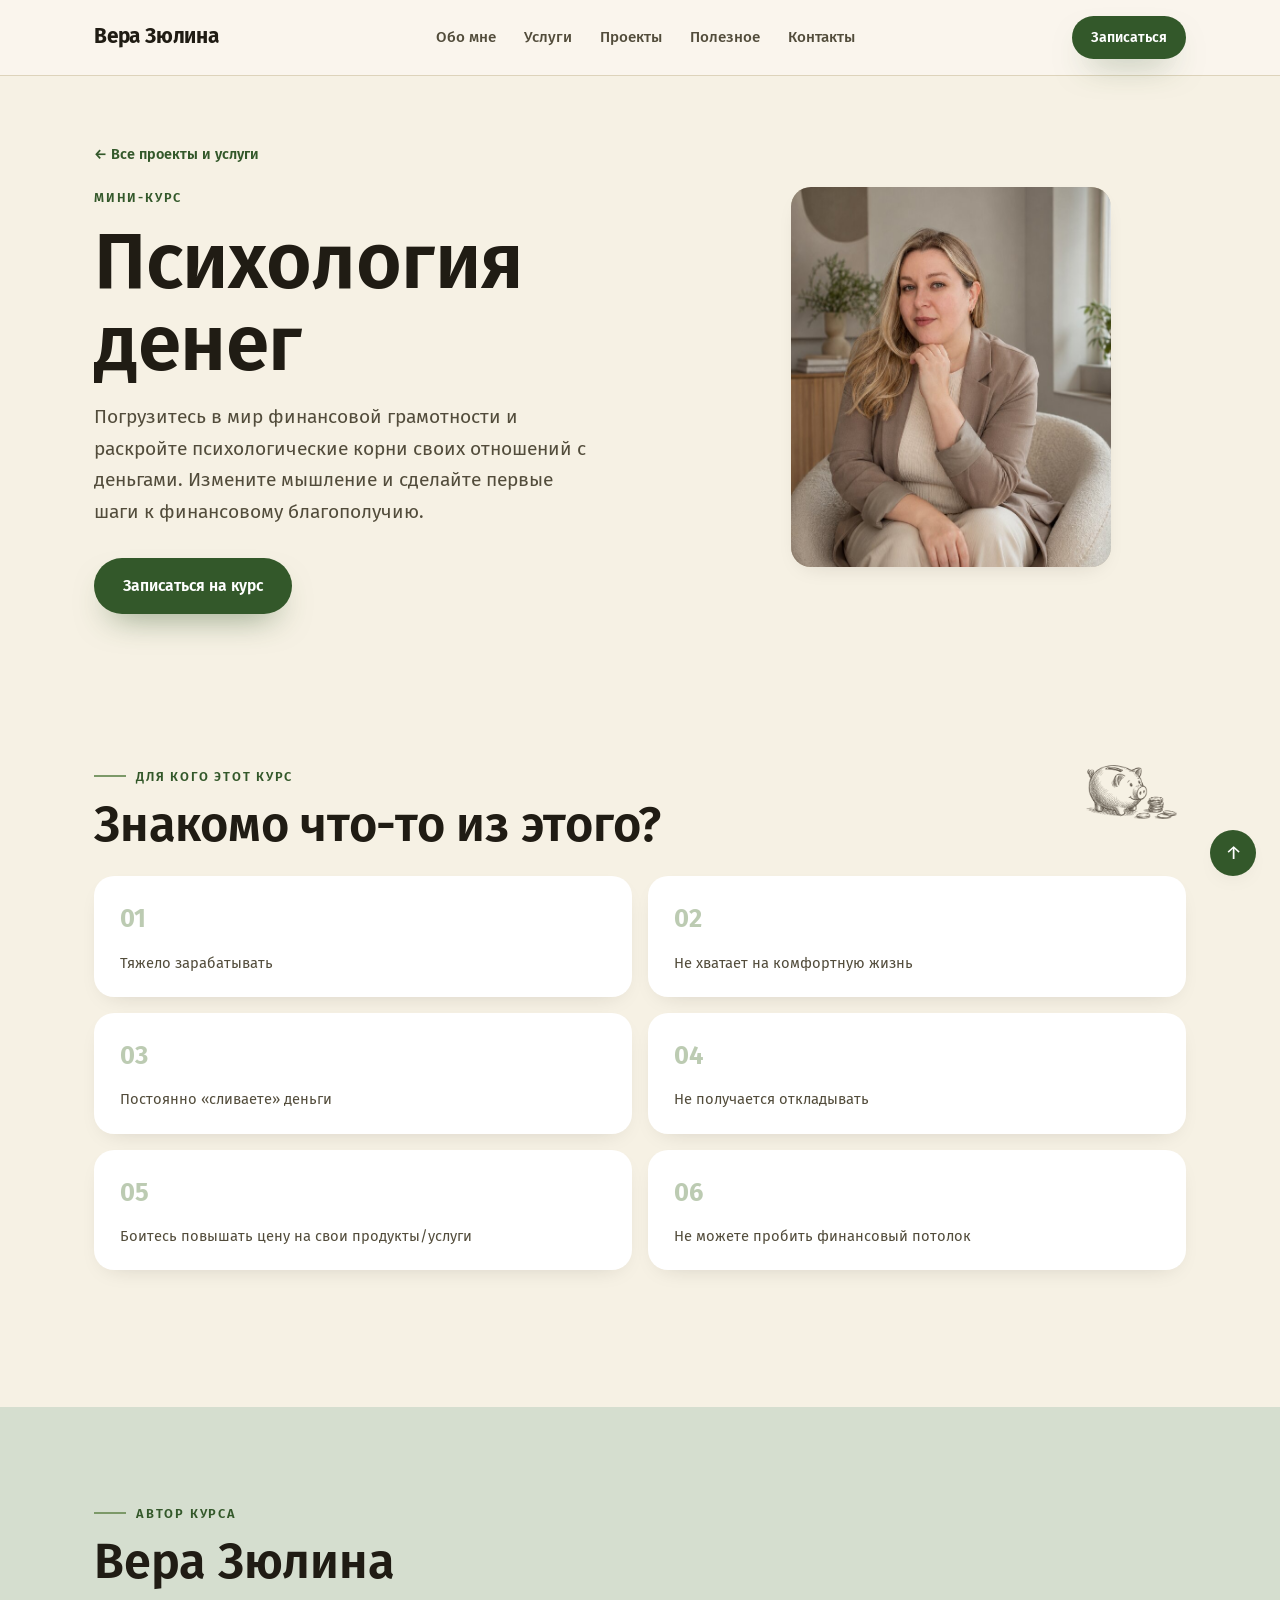
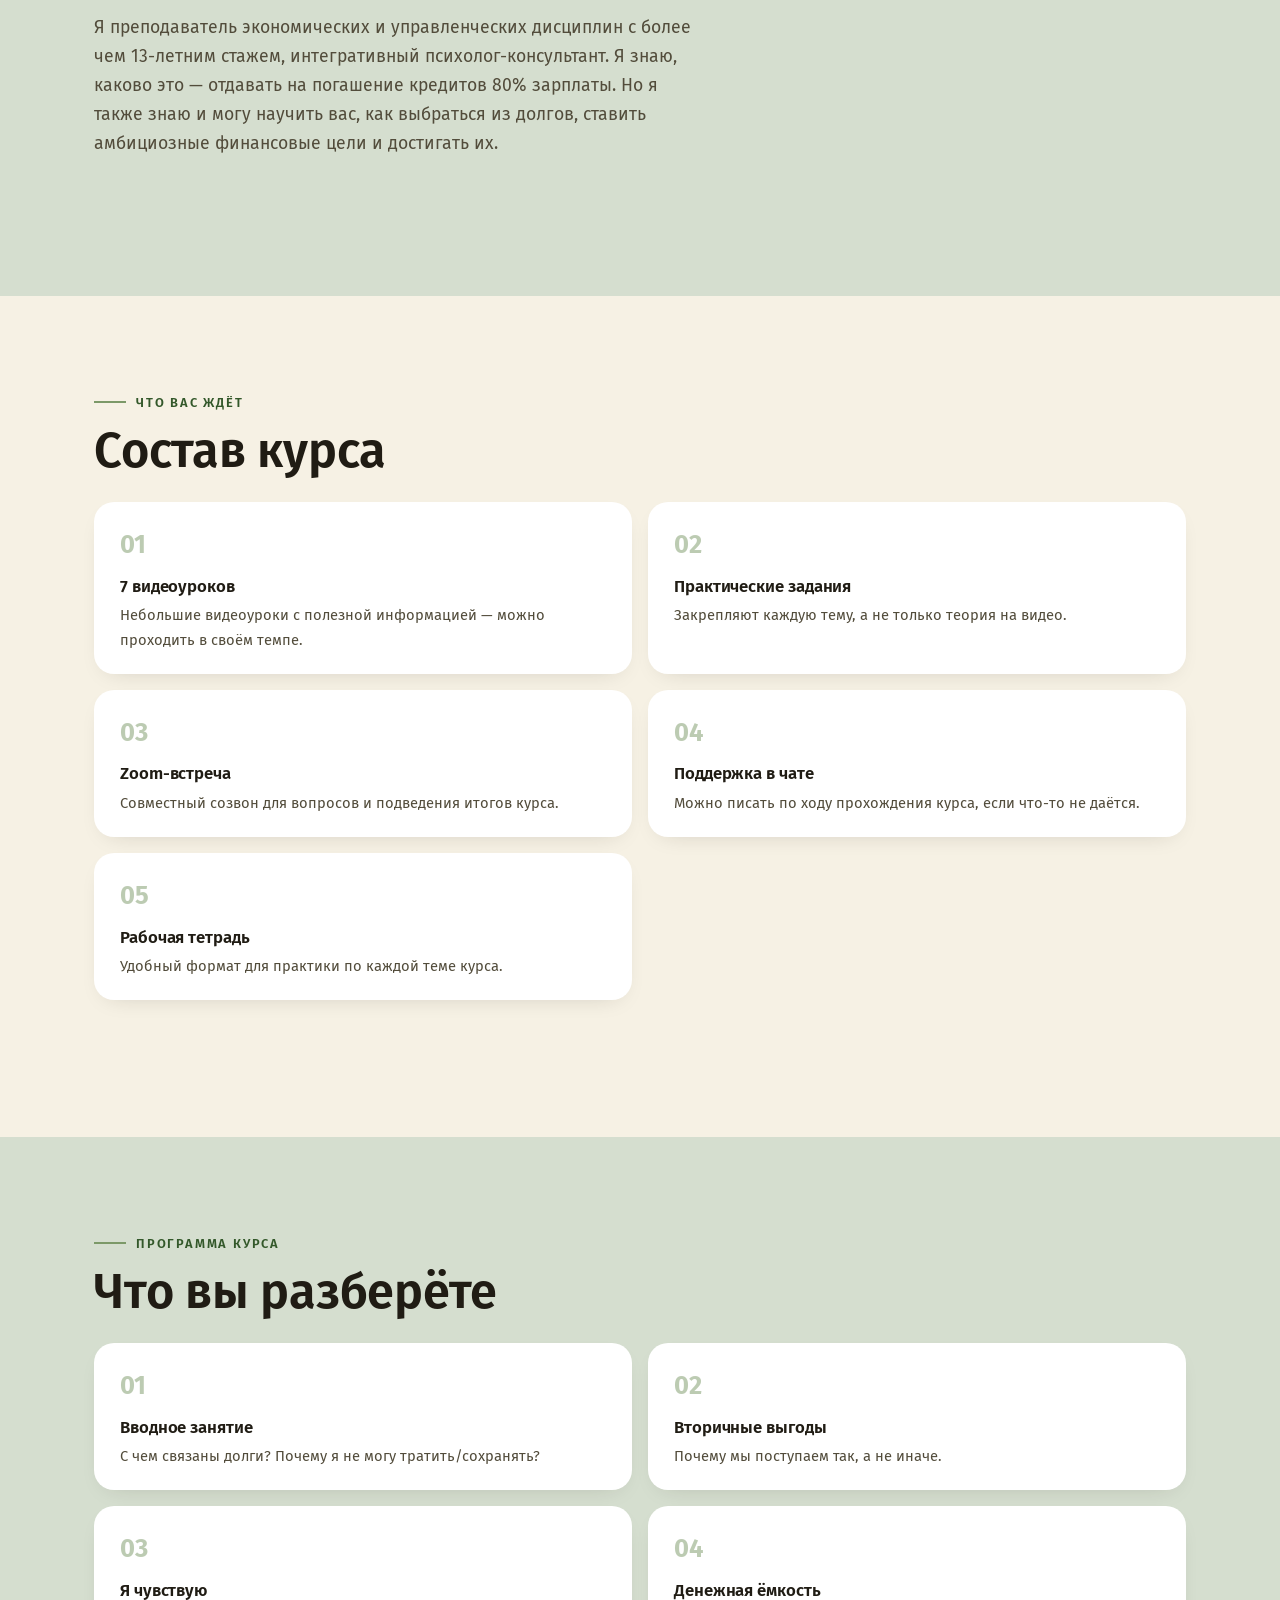
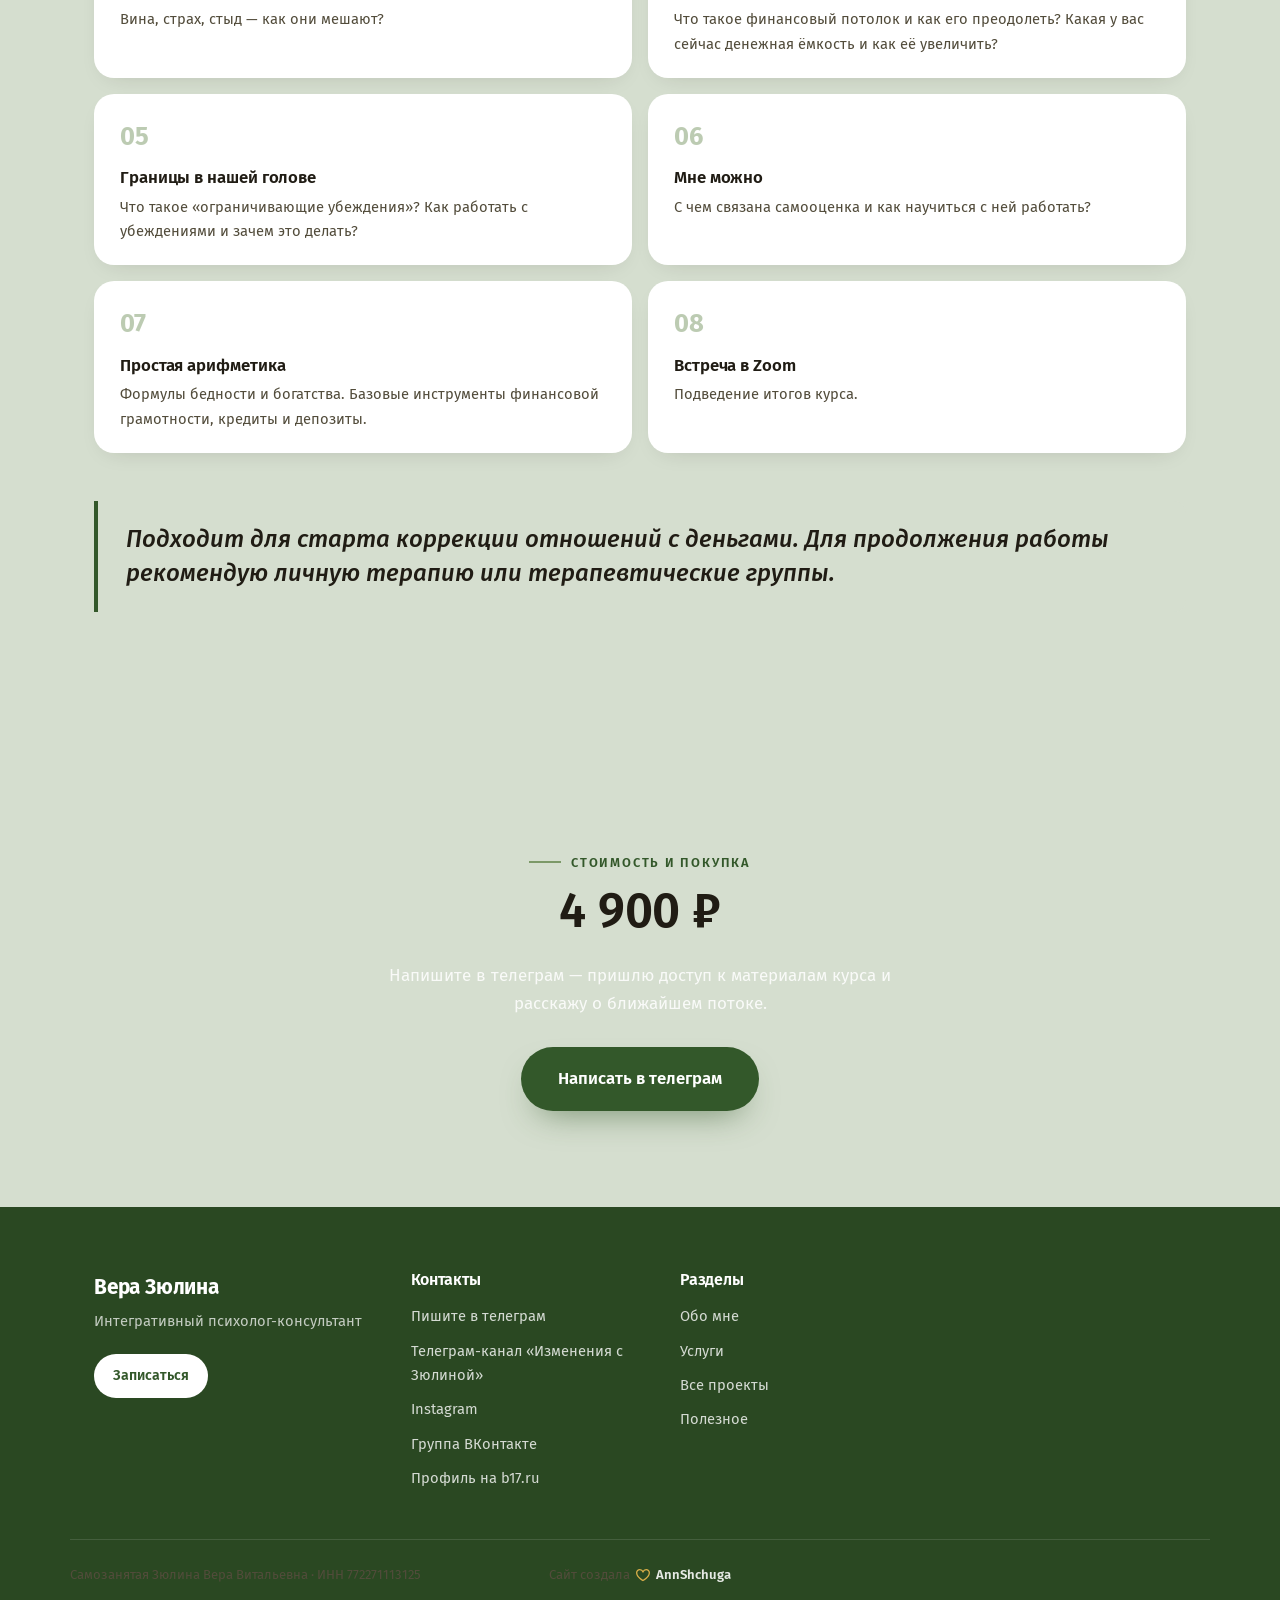
<file: money/index.html>
<!DOCTYPE html>
<html lang="ru">
<head>
<meta charset="UTF-8">
<meta name="viewport" content="width=device-width, initial-scale=1.0">
<title>«Психология денег» — мини-курс Веры Зюлиной</title>
<meta name="description" content="«Психология денег» — мини-курс: раскройте психологические корни своих отношений с деньгами и основы финансовой грамотности. 7 видеоуроков, практика, Zoom-встреча.">
<link rel="canonical" href="https://annshchuga.github.io/Vera-psycologist/money/">
<meta property="og:type" content="website">
<meta property="og:locale" content="ru_RU">
<meta property="og:site_name" content="Вера Зюлина — психолог">
<meta property="og:title" content="«Психология денег» — мини-курс Веры Зюлиной">
<meta property="og:description" content="«Психология денег» — мини-курс: раскройте психологические корни своих отношений с деньгами и основы финансовой грамотности. 7 видеоуроков, практика, Zoom-встреча.">
<meta property="og:url" content="https://annshchuga.github.io/Vera-psycologist/money/">
<meta property="og:image" content="https://annshchuga.github.io/Vera-psycologist/img/vera-about.jpg">
<meta name="twitter:card" content="summary_large_image">
<meta name="twitter:title" content="«Психология денег» — мини-курс Веры Зюлиной">
<meta name="twitter:description" content="«Психология денег» — мини-курс: раскройте психологические корни своих отношений с деньгами и основы финансовой грамотности. 7 видеоуроков, практика, Zoom-встреча.">
<meta name="twitter:image" content="https://annshchuga.github.io/Vera-psycologist/img/vera-about.jpg">
<link rel="icon" href="data:image/svg+xml,%3Csvg xmlns='http://www.w3.org/2000/svg' viewBox='0 0 64 64'%3E%3Ccircle cx='32' cy='32' r='32' fill='%23b9c2a7'/%3E%3Ctext x='32' y='42' font-family='Georgia,serif' font-size='26' fill='%233f3629' text-anchor='middle'%3E%D0%92%D0%97%3C/text%3E%3C/svg%3E">
<link rel="preconnect" href="https://fonts.googleapis.com">
<link rel="preconnect" href="https://fonts.gstatic.com" crossorigin>
<link href="https://fonts.googleapis.com/css2?family=Fira+Sans:ital,wght@0,400;0,500;0,600;0,700;0,800;1,400;1,500;1,600&family=Caveat:wght@500;600;700&display=swap" rel="stylesheet">
<link rel="stylesheet" href="../css/style.css">
<script type="application/ld+json">
{
  "@context": "https://schema.org",
  "@type": "Service",
  "serviceType": "Психология денег",
  "name": "Психология денег — мини-курс Веры Зюлиной",
  "description": "Мини-курс о психологических корнях отношений с деньгами и основах финансовой грамотности. 7 видеоуроков, практика, Zoom-встреча.",
  "provider": { "@type": "Person", "name": "Вера Зюлина" },
  "areaServed": "Онлайн",
  "offers": { "@type": "Offer", "price": "4900", "priceCurrency": "RUB" }
}
</script>
<style>
  /* Собственная цветовая гамма проекта — лесной зелёный */
  :root{
    --sage: #7c9968;
    --sage-deep: #33582a;
  }
</style>
</head>
<body>
<span id="top" aria-hidden="true"></span>

<a class="skip-link" href="#main">Перейти к содержанию</a>

<header class="site-header">
  <div class="wrap header-inner">
    <a class="logo" href="../index.html">Вера Зюлина</a>

    <nav class="main-nav" id="mainNav">
      <a href="../index.html#about">Обо мне</a>
      <a href="../index.html#services">Услуги</a>
      <a href="../projects/">Проекты</a>
      <a href="../useful/">Полезное</a>
      <a href="../index.html#contacts">Контакты</a>
    </nav>

    <a class="btn btn-primary btn-small header-cta" href="https://t.me/vera_ziulina" target="_blank" rel="noopener">Записаться</a>

    <button class="nav-toggle" id="navToggle" aria-label="Открыть меню" aria-expanded="false" aria-controls="mainNav">
      <span></span><span></span><span></span>
    </button>
  </div>
</header>

<main id="main">

  <!-- HERO -->
  <section class="hero">
    <div class="wrap hero-inner">
      <div class="hero-text">
        <a class="back-link" href="../index.html">← Все проекты и услуги</a>
        <p class="eyebrow">Мини-курс</p>
        <h1>Психология денег</h1>
        <p class="hero-lead">
          Погрузитесь в мир финансовой грамотности и раскройте психологические корни
          своих отношений с деньгами. Измените мышление и сделайте первые шаги
          к финансовому благополучию.
        </p>
        <div class="hero-actions">
          <a class="btn btn-primary" href="https://t.me/vera_ziulina" target="_blank" rel="noopener">Записаться на курс</a>
        </div>
      </div>
      <div class="hero-visual" aria-hidden="true">
        <div class="hero-blob"></div>
        <div class="hero-photo-frame">
          <img class="hero-photo" src="../img/vera-about.jpg" alt="Вера Зюлина">
        </div>
      </div>
    </div>
  </section>

  <!-- FOR WHOM -->
  <section class="section">
    <div class="wrap">
      <img src="../img/illustrations/piggybank.png" alt="" class="section-illustration" aria-hidden="true">
      <p class="section-eyebrow">Для кого этот курс</p>
      <h2>Знакомо что-то из этого?</h2>

      <div class="includes-grid">
        <div class="method-card"><p>Тяжело зарабатывать</p></div>
        <div class="method-card"><p>Не хватает на комфортную жизнь</p></div>
        <div class="method-card"><p>Постоянно «сливаете» деньги</p></div>
        <div class="method-card"><p>Не получается откладывать</p></div>
        <div class="method-card"><p>Боитесь повышать цену на свои продукты/услуги</p></div>
        <div class="method-card"><p>Не можете пробить финансовый потолок</p></div>
      </div>
    </div>
  </section>

  <!-- AUTHOR -->
  <section class="section section-alt">
    <div class="wrap">
      <p class="section-eyebrow">Автор курса</p>
      <h2>Вера Зюлина</h2>
      <p class="section-lead">
        Я преподаватель экономических и управленческих дисциплин с более чем
        13-летним стажем, интегративный психолог-консультант. Я знаю, каково это —
        отдавать на погашение кредитов 80% зарплаты. Но я также знаю и могу научить
        вас, как выбраться из долгов, ставить амбициозные финансовые цели и достигать их.
      </p>
    </div>
  </section>

  <!-- WHAT'S INCLUDED -->
  <section class="section">
    <div class="wrap">
      <p class="section-eyebrow">Что вас ждёт</p>
      <h2>Состав курса</h2>

      <div class="includes-grid">
        <div class="method-card">
          <h3>7 видеоуроков</h3>
          <p>Небольшие видеоуроки с полезной информацией — можно проходить в своём темпе.</p>
        </div>
        <div class="method-card">
          <h3>Практические задания</h3>
          <p>Закрепляют каждую тему, а не только теория на видео.</p>
        </div>
        <div class="method-card">
          <h3>Zoom-встреча</h3>
          <p>Совместный созвон для вопросов и подведения итогов курса.</p>
        </div>
        <div class="method-card">
          <h3>Поддержка в чате</h3>
          <p>Можно писать по ходу прохождения курса, если что-то не даётся.</p>
        </div>
        <div class="method-card">
          <h3>Рабочая тетрадь</h3>
          <p>Удобный формат для практики по каждой теме курса.</p>
        </div>
      </div>
    </div>
  </section>

  <!-- PROGRAM -->
  <section class="section section-alt">
    <div class="wrap">
      <p class="section-eyebrow">Программа курса</p>
      <h2>Что вы разберёте</h2>

      <div class="includes-grid">
        <div class="method-card">
          <h3>Вводное занятие</h3>
          <p>С чем связаны долги? Почему я не могу тратить/сохранять?</p>
        </div>
        <div class="method-card">
          <h3>Вторичные выгоды</h3>
          <p>Почему мы поступаем так, а не иначе.</p>
        </div>
        <div class="method-card">
          <h3>Я чувствую</h3>
          <p>Вина, страх, стыд — как они мешают?</p>
        </div>
        <div class="method-card">
          <h3>Денежная ёмкость</h3>
          <p>Что такое финансовый потолок и как его преодолеть? Какая у вас сейчас денежная ёмкость и как её увеличить?</p>
        </div>
        <div class="method-card">
          <h3>Границы в нашей голове</h3>
          <p>Что такое «ограничивающие убеждения»? Как работать с убеждениями и зачем это делать?</p>
        </div>
        <div class="method-card">
          <h3>Мне можно</h3>
          <p>С чем связана самооценка и как научиться с ней работать?</p>
        </div>
        <div class="method-card">
          <h3>Простая арифметика</h3>
          <p>Формулы бедности и богатства. Базовые инструменты финансовой грамотности, кредиты и депозиты.</p>
        </div>
        <div class="method-card">
          <h3>Встреча в Zoom</h3>
          <p>Подведение итогов курса.</p>
        </div>
      </div>

      <blockquote class="pull-quote">
        Подходит для старта коррекции отношений с деньгами. Для продолжения работы
        рекомендую личную терапию или терапевтические группы.
      </blockquote>
    </div>
  </section>

  <!-- BOOKING -->
  <section class="section booking-section">
    <div class="wrap booking-inner">
      <p class="section-eyebrow">Стоимость и покупка</p>
      <h2>4 900 ₽</h2>
      <p style="color: rgba(255,255,255,0.85); max-width: 60ch; margin: 0 auto 1em;">
        Напишите в телеграм — пришлю доступ к материалам курса и расскажу
        о ближайшем потоке.
      </p>
      <a class="btn btn-primary btn-large" href="https://t.me/vera_ziulina" target="_blank" rel="noopener">Написать в телеграм</a>
    </div>
  </section>

</main>

<footer class="site-footer">
  <div class="wrap footer-inner">
    <div class="footer-col">
      <p class="logo footer-logo">Вера Зюлина</p>
      <p class="footer-tagline">Интегративный психолог-консультант</p>
      <a class="btn btn-primary btn-small" href="https://t.me/vera_ziulina" target="_blank" rel="noopener">Записаться</a>
    </div>

    <div class="footer-col">
      <h3>Контакты</h3>
      <ul class="footer-links">
        <li><a href="https://t.me/vera_ziulina" target="_blank" rel="noopener">Пишите в телеграм</a></li>
        <li><a href="https://t.me/changes_with_ziulina" target="_blank" rel="noopener">Телеграм-канал «Изменения с Зюлиной»</a></li>
        <li><a href="https://www.instagram.com/vera_ziulina" target="_blank" rel="noopener">Instagram</a></li>
        <li><a href="https://vk.com/vera_ziulina_psy?from=groups" target="_blank" rel="noopener">Группа ВКонтакте</a></li>
        <li><a href="https://www.b17.ru/id880358/?prt=880358" target="_blank" rel="noopener">Профиль на b17.ru</a></li>
      </ul>
    </div>

    <div class="footer-col">
      <h3>Разделы</h3>
      <ul class="footer-links">
        <li><a href="../index.html#about">Обо мне</a></li>
        <li><a href="../index.html#services">Услуги</a></li>
        <li><a href="../projects/">Все проекты</a></li>
        <li><a href="../useful/">Полезное</a></li>
      </ul>
    </div>
  </div>

  <div class="wrap footer-bottom">
    <p>Самозанятая Зюлина Вера Витальевна · ИНН 772271113125</p>
    <p class="footer-signature">Сайт создала <svg class="icon-heart" viewBox="0 0 16 16" fill="currentColor" aria-hidden="true"><path d="m8 14.25.345.666a.75.75 0 0 1-.69 0l-.008-.004-.018-.01a7.152 7.152 0 0 1-.31-.17 22.055 22.055 0 0 1-3.434-2.414C2.045 10.731 0 8.35 0 5.5 0 2.836 2.086 1 4.25 1 5.797 1 7.153 1.802 8 3.02 8.847 1.802 10.203 1 11.75 1 13.914 1 16 2.836 16 5.5c0 2.85-2.045 5.231-3.885 6.818a22.066 22.066 0 0 1-3.744 2.584l-.018.01-.006.003h-.002ZM4.25 2.5c-1.336 0-2.75 1.164-2.75 3 0 2.15 1.58 4.144 3.365 5.682A20.58 20.58 0 0 0 8 13.393a20.58 20.58 0 0 0 3.135-2.211C12.92 9.644 14.5 7.65 14.5 5.5c0-1.836-1.414-3-2.75-3-1.373 0-2.609.986-3.029 2.456a.749.749 0 0 1-1.442 0C6.859 3.486 5.623 2.5 4.25 2.5Z"></path></svg> <a href="https://t.me/AShchuga" target="_blank" rel="noopener">AnnShchuga</a></p>
  </div>
</footer>

<a href="#top" class="back-to-top" aria-label="Наверх">↑</a>

<a href="https://t.me/vera_ziulina" target="_blank" rel="noopener" class="mobile-sticky-cta">Записаться на курс</a>

<script src="../js/main.js"></script>
</body>
</html>
</file>
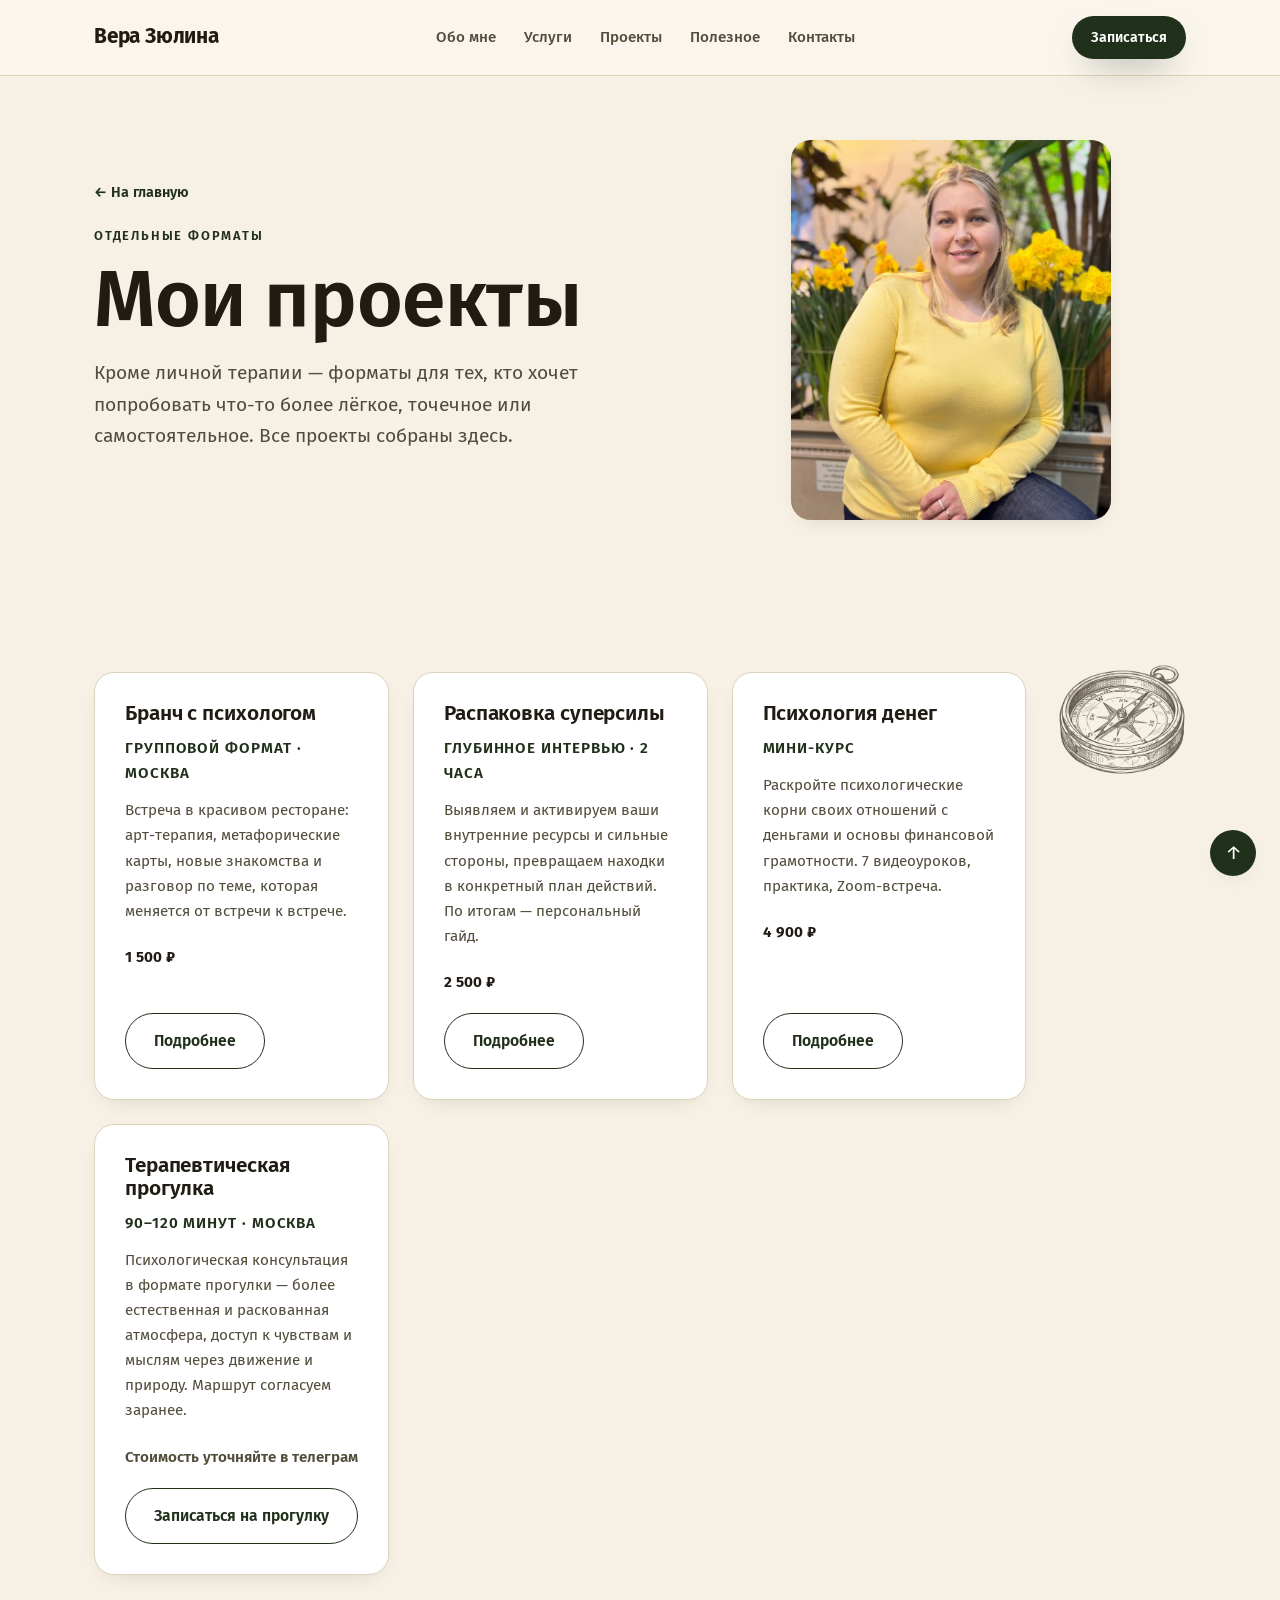
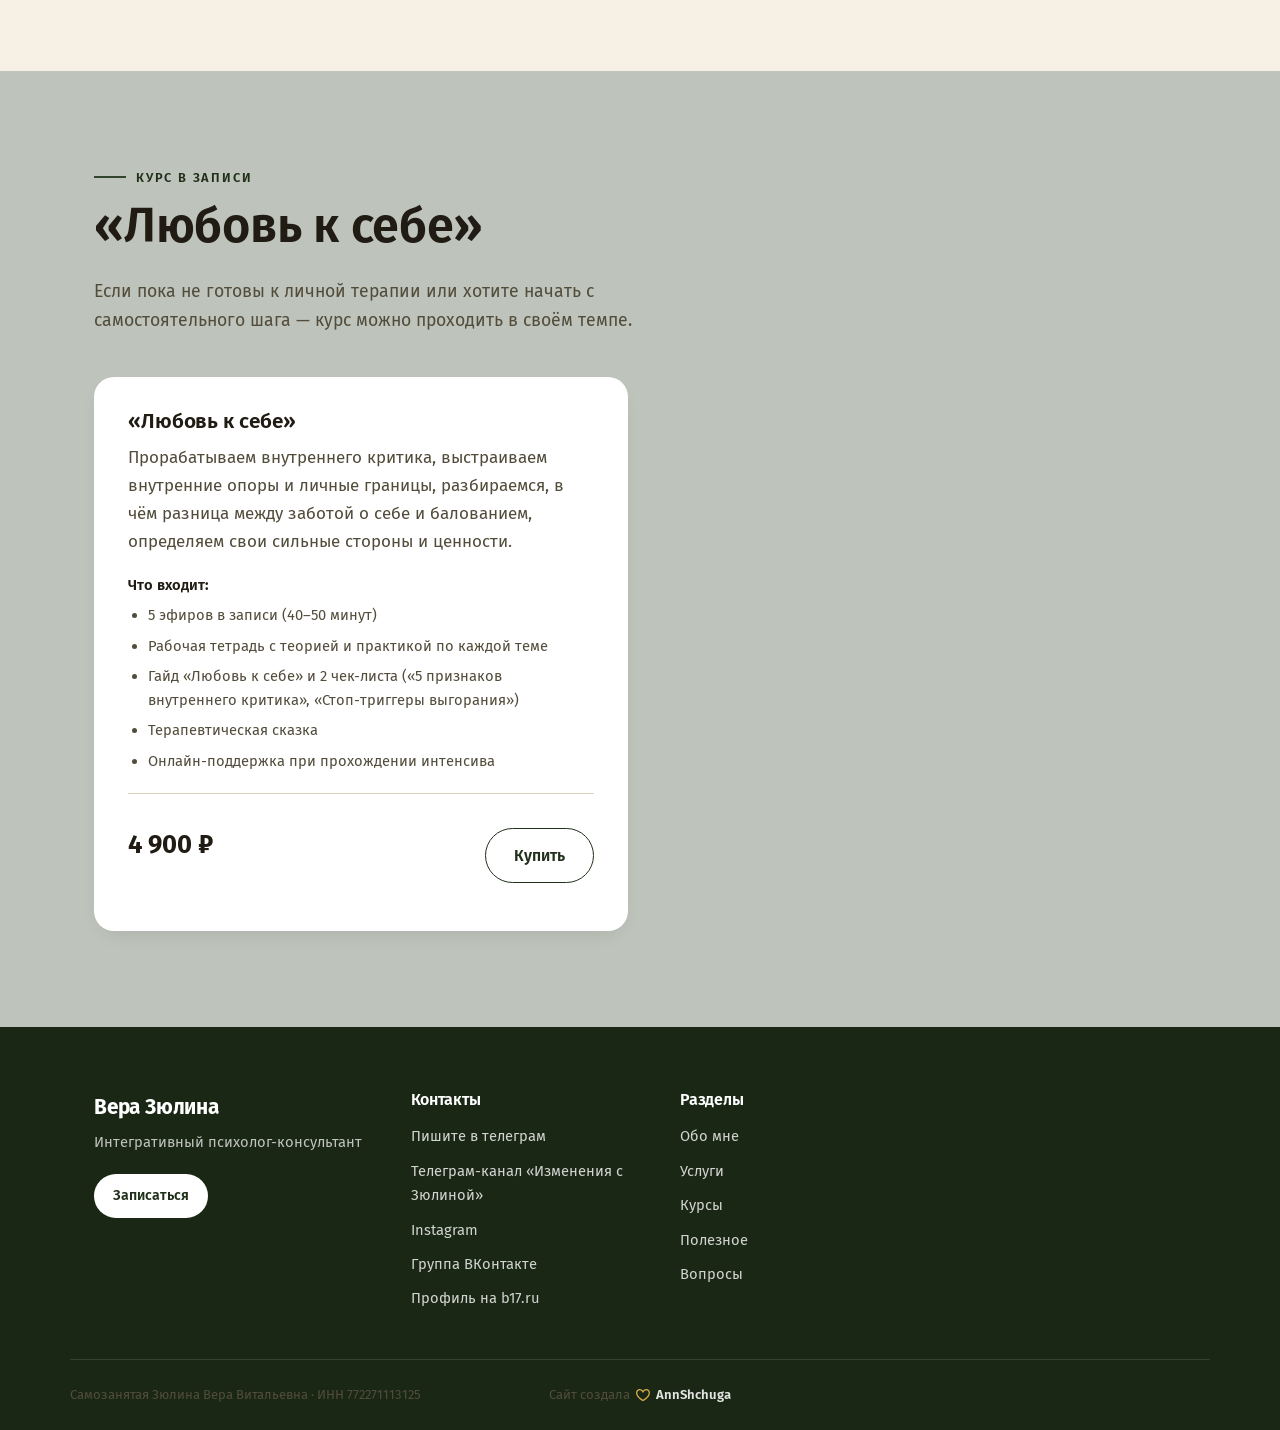
<file: projects/index.html>
<!DOCTYPE html>
<html lang="ru">
<head>
<meta charset="UTF-8">
<meta name="viewport" content="width=device-width, initial-scale=1.0">
<title>Проекты — Вера Зюлина</title>
<meta name="description" content="Бранч с психологом, распаковка суперсилы и мини-курс «Психология денег» — отдельные проекты психолога-консультанта Веры Зюлиной.">
<link rel="canonical" href="https://annshchuga.github.io/Vera-psycologist/projects/">
<meta property="og:type" content="website">
<meta property="og:locale" content="ru_RU">
<meta property="og:site_name" content="Вера Зюлина — психолог">
<meta property="og:title" content="Проекты — Вера Зюлина">
<meta property="og:description" content="Бранч с психологом, распаковка суперсилы и мини-курс «Психология денег» — отдельные проекты психолога-консультанта Веры Зюлиной.">
<meta property="og:url" content="https://annshchuga.github.io/Vera-psycologist/projects/">
<meta property="og:image" content="https://annshchuga.github.io/Vera-psycologist/img/vera-hero.jpg">
<meta name="twitter:card" content="summary_large_image">
<meta name="twitter:title" content="Проекты — Вера Зюлина">
<meta name="twitter:description" content="Бранч с психологом, распаковка суперсилы и мини-курс «Психология денег» — отдельные проекты психолога-консультанта Веры Зюлиной.">
<meta name="twitter:image" content="https://annshchuga.github.io/Vera-psycologist/img/vera-hero.jpg">
<link rel="icon" href="data:image/svg+xml,%3Csvg xmlns='http://www.w3.org/2000/svg' viewBox='0 0 64 64'%3E%3Ccircle cx='32' cy='32' r='32' fill='%23b9c2a7'/%3E%3Ctext x='32' y='42' font-family='Georgia,serif' font-size='26' fill='%233f3629' text-anchor='middle'%3E%D0%92%D0%97%3C/text%3E%3C/svg%3E">
<link rel="preconnect" href="https://fonts.googleapis.com">
<link rel="preconnect" href="https://fonts.gstatic.com" crossorigin>
<link href="https://fonts.googleapis.com/css2?family=Fira+Sans:ital,wght@0,400;0,500;0,600;0,700;0,800;1,400;1,500;1,600&family=Caveat:wght@500;600;700&display=swap" rel="stylesheet">
<link rel="stylesheet" href="../css/style.css">
</head>
<body>
<span id="top" aria-hidden="true"></span>

<a class="skip-link" href="#main">Перейти к содержанию</a>

<header class="site-header">
  <div class="wrap header-inner">
    <a class="logo" href="../index.html">Вера Зюлина</a>

    <nav class="main-nav" id="mainNav">
      <a href="../index.html#about">Обо мне</a>
      <a href="../index.html#services">Услуги</a>
      <a href="./">Проекты</a>
      <a href="../useful/">Полезное</a>
      <a href="../index.html#contacts">Контакты</a>
    </nav>

    <a class="btn btn-primary btn-small header-cta" href="https://t.me/vera_ziulina" target="_blank" rel="noopener">Записаться</a>

    <button class="nav-toggle" id="navToggle" aria-label="Открыть меню" aria-expanded="false" aria-controls="mainNav">
      <span></span><span></span><span></span>
    </button>
  </div>
</header>

<main id="main">

  <!-- HERO -->
  <section class="hero">
    <div class="wrap hero-inner">
      <div class="hero-text">
        <a class="back-link" href="../index.html">← На главную</a>
        <p class="eyebrow">Отдельные форматы</p>
        <h1>Мои проекты</h1>
        <p class="hero-lead">
          Кроме личной терапии — форматы для тех, кто хочет попробовать что-то более
          лёгкое, точечное или самостоятельное. Все проекты собраны здесь.
        </p>
      </div>
      <div class="hero-visual" aria-hidden="true">
        <div class="hero-blob"></div>
        <div class="hero-photo-frame">
          <img class="hero-photo" src="../img/vera-hero.jpg" alt="Вера Зюлина">
        </div>
      </div>
    </div>
  </section>

  <!-- PROJECTS LIST -->
  <section class="section">
    <div class="wrap">
      <img src="../img/illustrations/compass.png" alt="" class="section-illustration" aria-hidden="true">
      <div class="projects-grid">
        <article class="project-card">
          <h3>Бранч с психологом</h3>
          <p class="service-meta">Групповой формат · Москва</p>
          <p>
            Встреча в красивом ресторане: арт-терапия, метафорические карты, новые
            знакомства и разговор по теме, которая меняется от встречи к встрече.
          </p>
          <p class="service-price service-price-accent">1 500 ₽</p>
          <a class="btn btn-outline" href="../brunch/">Подробнее</a>
        </article>

        <article class="project-card">
          <h3>Распаковка суперсилы</h3>
          <p class="service-meta">Глубинное интервью · 2 часа</p>
          <p>
            Выявляем и активируем ваши внутренние ресурсы и сильные стороны, превращаем
            находки в конкретный план действий. По итогам — персональный гайд.
          </p>
          <p class="service-price service-price-accent">2 500 ₽</p>
          <a class="btn btn-outline" href="../unpack/">Подробнее</a>
        </article>

        <article class="project-card">
          <h3>Психология денег</h3>
          <p class="service-meta">Мини-курс</p>
          <p>
            Раскройте психологические корни своих отношений с деньгами и основы
            финансовой грамотности. 7 видеоуроков, практика, Zoom-встреча.
          </p>
          <p class="service-price service-price-accent">4 900 ₽</p>
          <a class="btn btn-outline" href="../money/">Подробнее</a>
        </article>

        <article class="project-card">
          <h3>Терапевтическая прогулка</h3>
          <p class="service-meta">90–120 минут · Москва</p>
          <p>
            Психологическая консультация в формате прогулки — более естественная
            и раскованная атмосфера, доступ к чувствам и мыслям через движение
            и природу. Маршрут согласуем заранее.
          </p>
          <p class="service-price">Стоимость уточняйте в телеграм</p>
          <a class="btn btn-outline" href="https://t.me/vera_ziulina" target="_blank" rel="noopener">Записаться на прогулку</a>
        </article>
      </div>
    </div>
  </section>

  <!-- SELF-PACED COURSE -->
  <section class="section section-alt" id="courses">
    <div class="wrap">
      <p class="section-eyebrow">Курс в записи</p>
      <h2>«Любовь к себе»</h2>
      <p class="section-lead">
        Если пока не готовы к личной терапии или хотите начать с самостоятельного шага —
        курс можно проходить в своём темпе.
      </p>

      <div class="courses-grid">
        <article class="course-card">
          <h3>«Любовь к себе»</h3>
          <p>
            Прорабатываем внутреннего критика, выстраиваем внутренние опоры и личные границы,
            разбираемся, в чём разница между заботой о себе и балованием, определяем свои
            сильные стороны и ценности.
          </p>
          <p class="course-includes-label">Что входит:</p>
          <ul class="course-includes">
            <li>5 эфиров в записи (40–50 минут)</li>
            <li>Рабочая тетрадь с теорией и практикой по каждой теме</li>
            <li>Гайд «Любовь к себе» и 2 чек-листа («5 признаков внутреннего критика», «Стоп-триггеры выгорания»)</li>
            <li>Терапевтическая сказка</li>
            <li>Онлайн-поддержка при прохождении интенсива</li>
          </ul>
          <div class="course-footer">
            <span class="service-price service-price-accent">4 900 ₽</span>
            <a class="btn btn-outline" href="https://t.me/vera_ziulina" target="_blank" rel="noopener">Купить</a>
          </div>
        </article>
      </div>
    </div>
  </section>

</main>

<footer class="site-footer">
  <div class="wrap footer-inner">
    <div class="footer-col">
      <p class="logo footer-logo">Вера Зюлина</p>
      <p class="footer-tagline">Интегративный психолог-консультант</p>
      <a class="btn btn-primary btn-small" href="https://t.me/vera_ziulina" target="_blank" rel="noopener">Записаться</a>
    </div>

    <div class="footer-col">
      <h3>Контакты</h3>
      <ul class="footer-links">
        <li><a href="https://t.me/vera_ziulina" target="_blank" rel="noopener">Пишите в телеграм</a></li>
        <li><a href="https://t.me/changes_with_ziulina" target="_blank" rel="noopener">Телеграм-канал «Изменения с Зюлиной»</a></li>
        <li><a href="https://www.instagram.com/vera_ziulina" target="_blank" rel="noopener">Instagram</a></li>
        <li><a href="https://vk.com/vera_ziulina_psy?from=groups" target="_blank" rel="noopener">Группа ВКонтакте</a></li>
        <li><a href="https://www.b17.ru/id880358/?prt=880358" target="_blank" rel="noopener">Профиль на b17.ru</a></li>
      </ul>
    </div>

    <div class="footer-col">
      <h3>Разделы</h3>
      <ul class="footer-links">
        <li><a href="../index.html#about">Обо мне</a></li>
        <li><a href="../index.html#services">Услуги</a></li>
        <li><a href="#courses">Курсы</a></li>
        <li><a href="../useful/">Полезное</a></li>
        <li><a href="../index.html#faq">Вопросы</a></li>
      </ul>
    </div>
  </div>

  <div class="wrap footer-bottom">
    <p>Самозанятая Зюлина Вера Витальевна · ИНН 772271113125</p>
    <p class="footer-signature">Сайт создала <svg class="icon-heart" viewBox="0 0 16 16" fill="currentColor" aria-hidden="true"><path d="m8 14.25.345.666a.75.75 0 0 1-.69 0l-.008-.004-.018-.01a7.152 7.152 0 0 1-.31-.17 22.055 22.055 0 0 1-3.434-2.414C2.045 10.731 0 8.35 0 5.5 0 2.836 2.086 1 4.25 1 5.797 1 7.153 1.802 8 3.02 8.847 1.802 10.203 1 11.75 1 13.914 1 16 2.836 16 5.5c0 2.85-2.045 5.231-3.885 6.818a22.066 22.066 0 0 1-3.744 2.584l-.018.01-.006.003h-.002ZM4.25 2.5c-1.336 0-2.75 1.164-2.75 3 0 2.15 1.58 4.144 3.365 5.682A20.58 20.58 0 0 0 8 13.393a20.58 20.58 0 0 0 3.135-2.211C12.92 9.644 14.5 7.65 14.5 5.5c0-1.836-1.414-3-2.75-3-1.373 0-2.609.986-3.029 2.456a.749.749 0 0 1-1.442 0C6.859 3.486 5.623 2.5 4.25 2.5Z"></path></svg> <a href="https://t.me/AShchuga" target="_blank" rel="noopener">AnnShchuga</a></p>
  </div>
</footer>

<a href="#top" class="back-to-top" aria-label="Наверх">↑</a>

<a href="https://t.me/vera_ziulina" target="_blank" rel="noopener" class="mobile-sticky-cta">Написать в телеграм</a>

<script src="../js/main.js"></script>
</body>
</html>
</file>
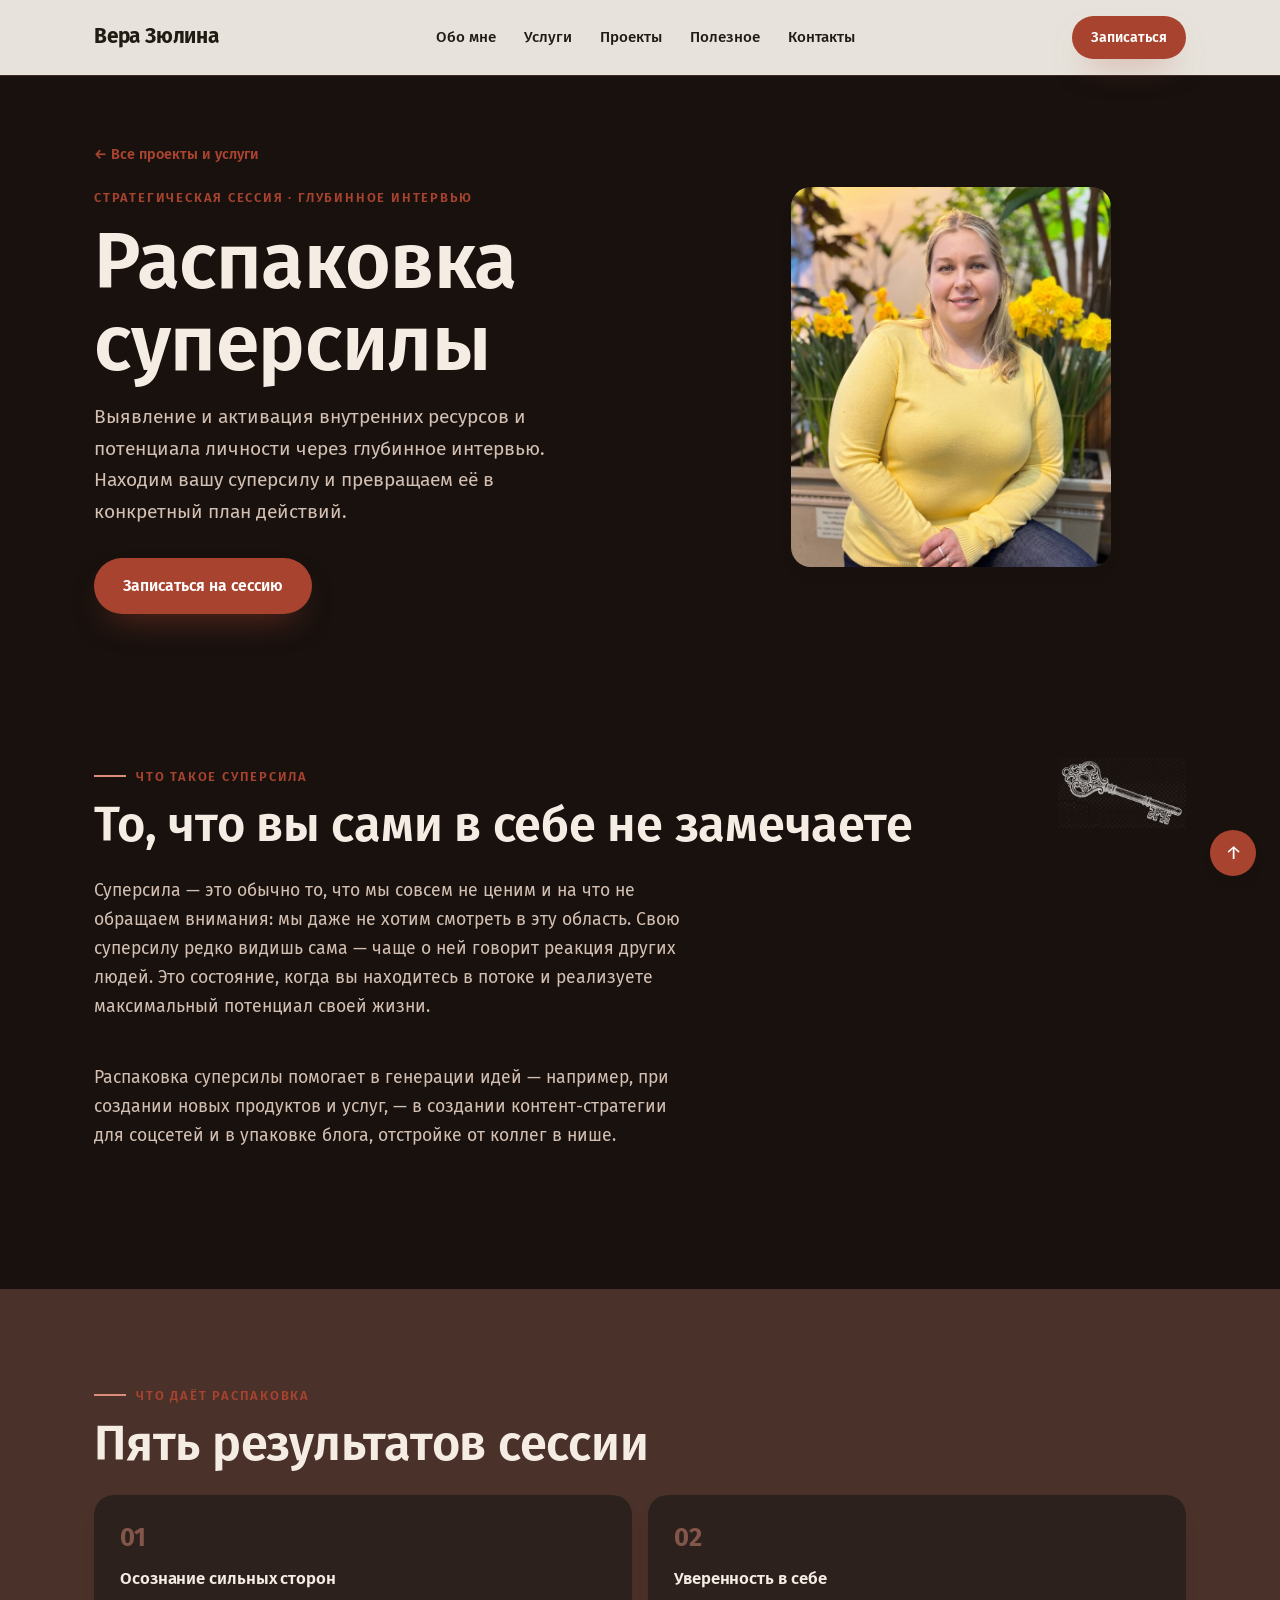
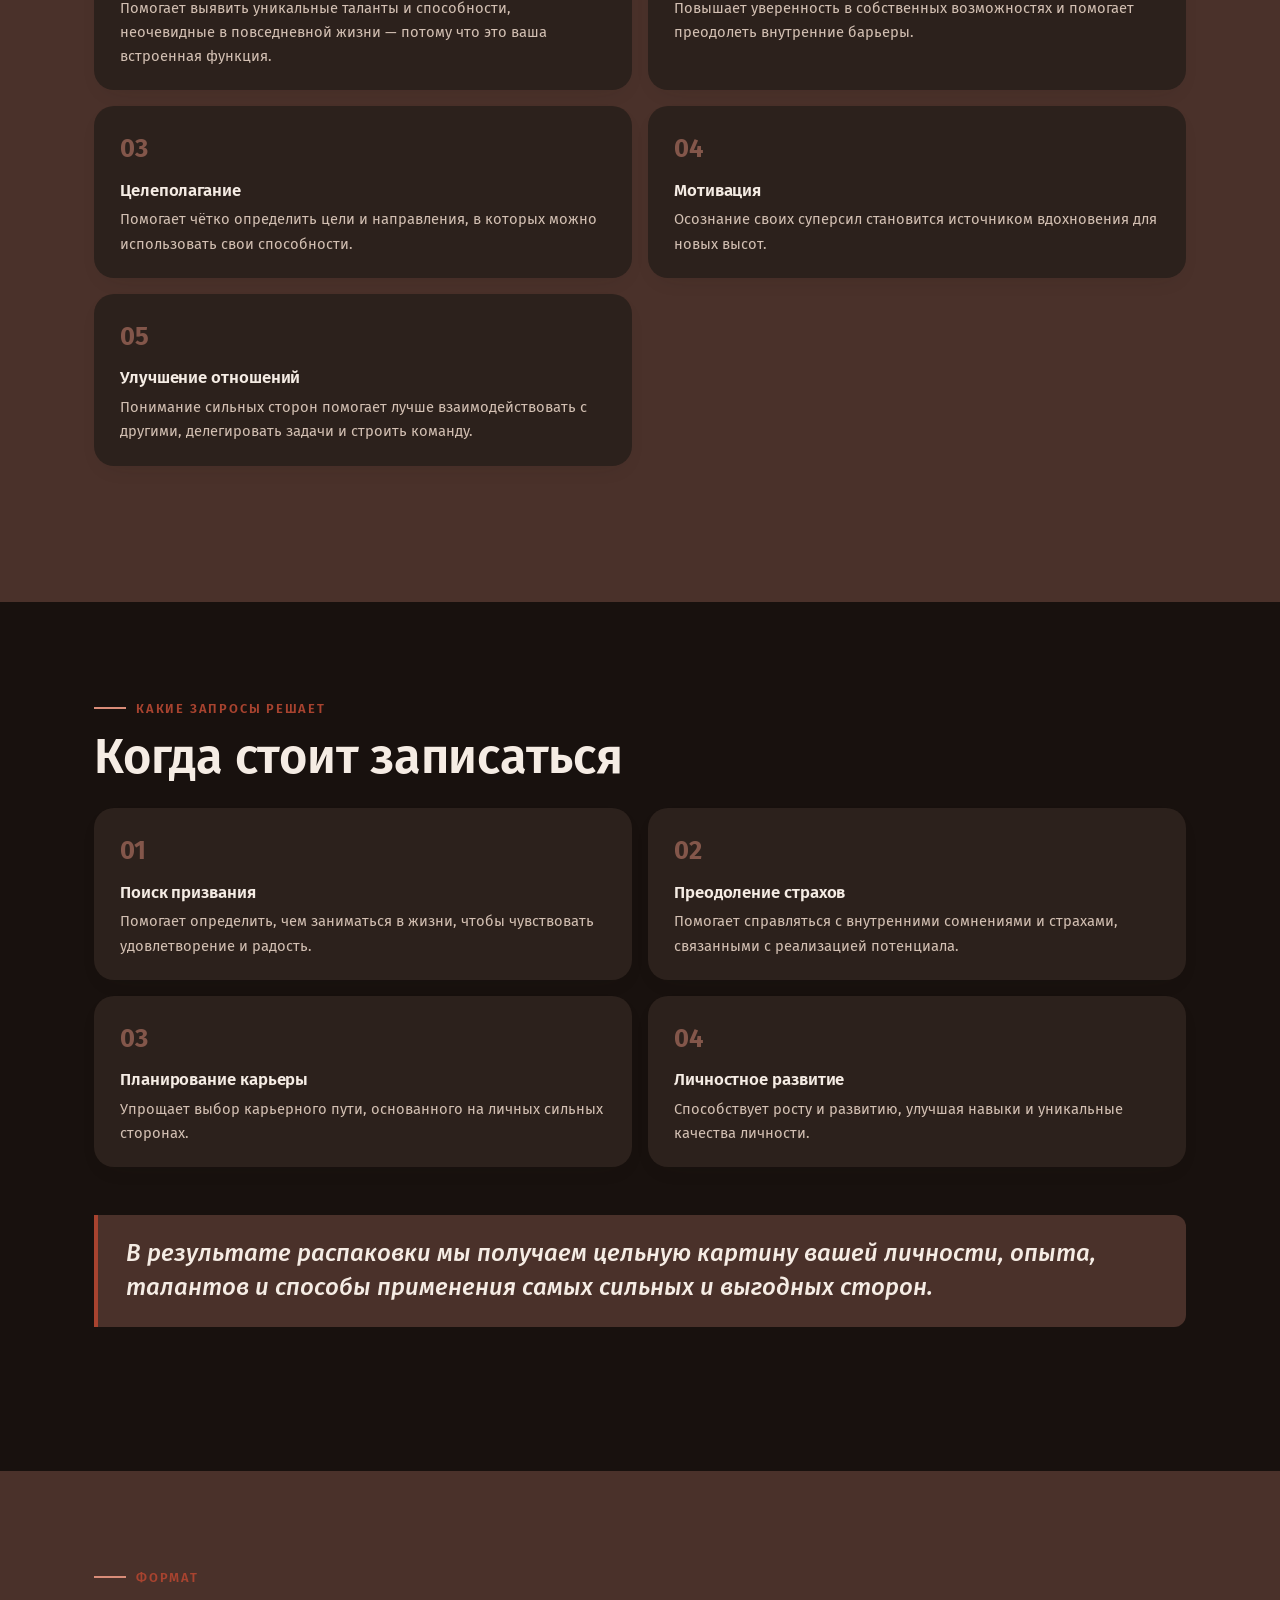
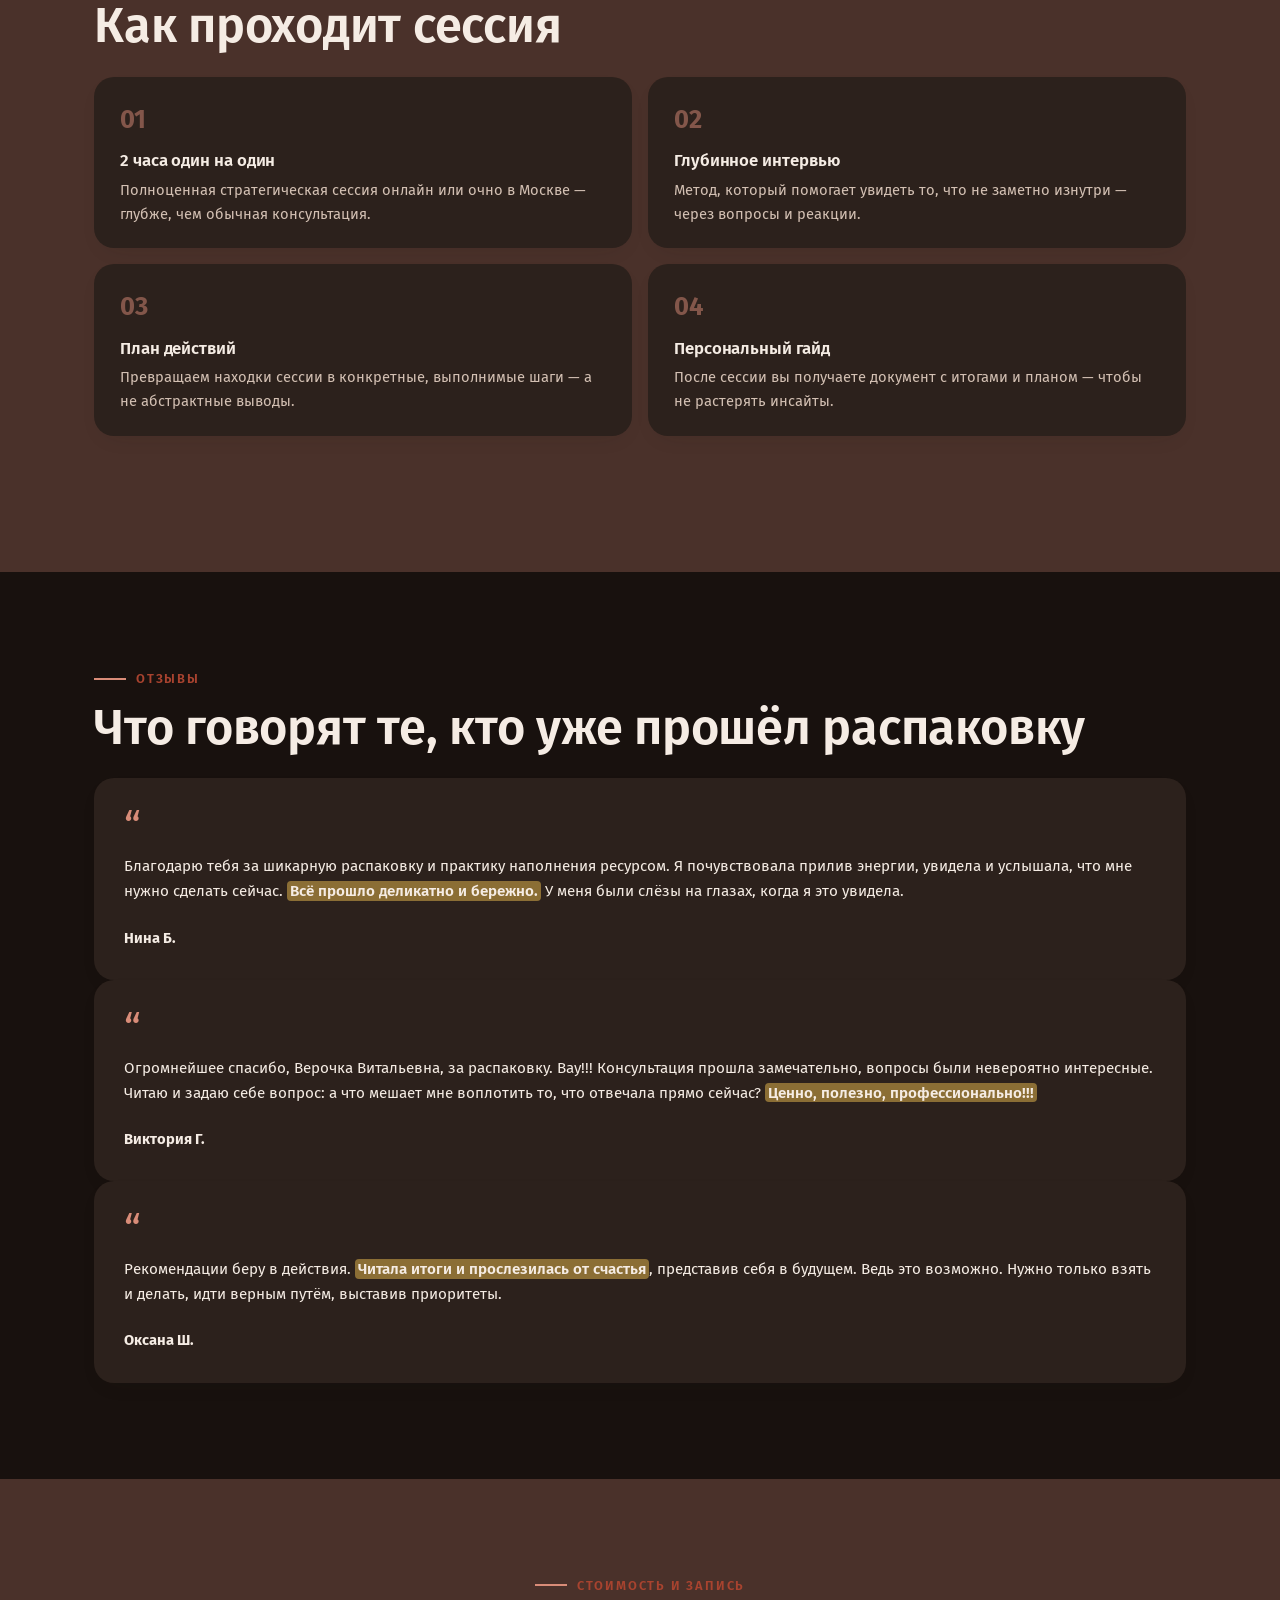
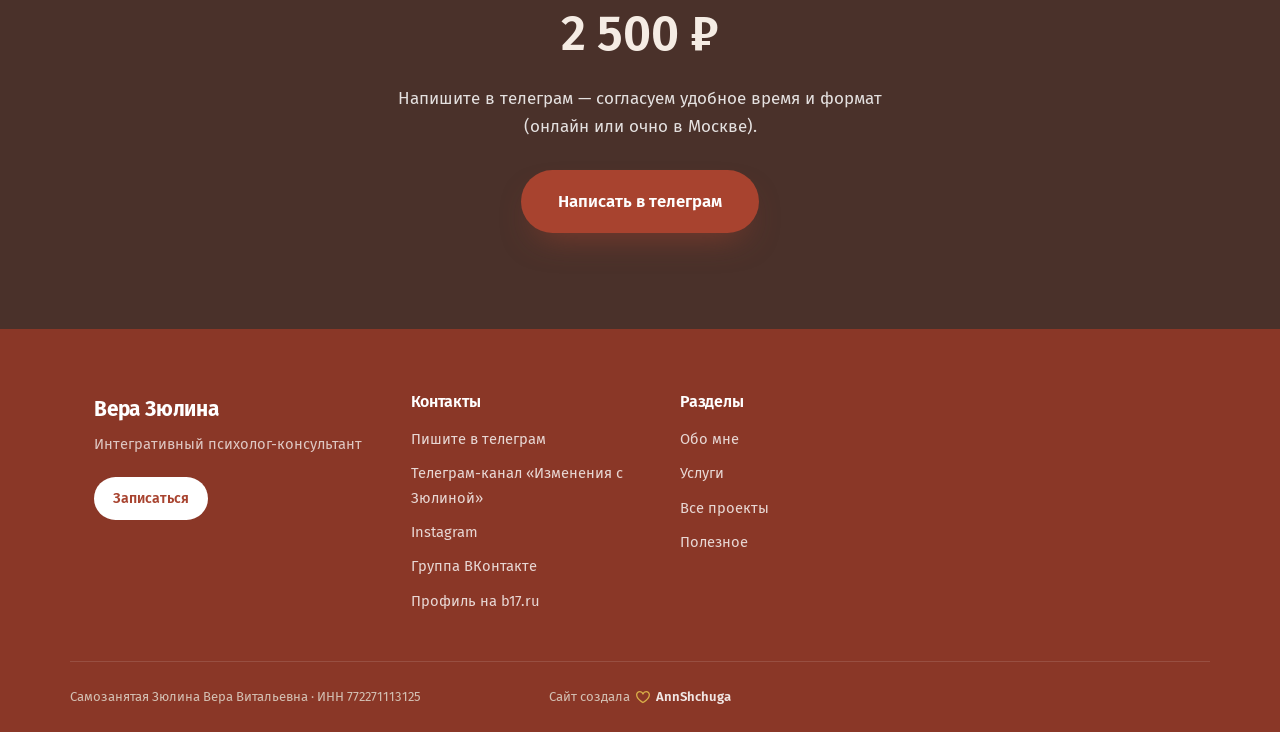
<file: unpack/index.html>
<!DOCTYPE html>
<html lang="ru">
<head>
<meta charset="UTF-8">
<meta name="viewport" content="width=device-width, initial-scale=1.0">
<title>Распаковка суперсилы — Вера Зюлина</title>
<meta name="description" content="Распаковка суперсилы — глубинное интервью, которое выявляет и активирует ваши сильные стороны. Двухчасовая сессия с персональным гайдом, 2 500 ₽.">
<link rel="canonical" href="https://annshchuga.github.io/Vera-psycologist/unpack/">
<meta property="og:type" content="website">
<meta property="og:locale" content="ru_RU">
<meta property="og:site_name" content="Вера Зюлина — психолог">
<meta property="og:title" content="Распаковка суперсилы — Вера Зюлина">
<meta property="og:description" content="Распаковка суперсилы — глубинное интервью, которое выявляет и активирует ваши сильные стороны. Двухчасовая сессия с персональным гайдом, 2 500 ₽.">
<meta property="og:url" content="https://annshchuga.github.io/Vera-psycologist/unpack/">
<meta property="og:image" content="https://annshchuga.github.io/Vera-psycologist/img/vera-hero.jpg">
<meta name="twitter:card" content="summary_large_image">
<meta name="twitter:title" content="Распаковка суперсилы — Вера Зюлина">
<meta name="twitter:description" content="Распаковка суперсилы — глубинное интервью, которое выявляет и активирует ваши сильные стороны. Двухчасовая сессия с персональным гайдом, 2 500 ₽.">
<meta name="twitter:image" content="https://annshchuga.github.io/Vera-psycologist/img/vera-hero.jpg">
<link rel="icon" href="data:image/svg+xml,%3Csvg xmlns='http://www.w3.org/2000/svg' viewBox='0 0 64 64'%3E%3Ccircle cx='32' cy='32' r='32' fill='%23b9c2a7'/%3E%3Ctext x='32' y='42' font-family='Georgia,serif' font-size='26' fill='%233f3629' text-anchor='middle'%3E%D0%92%D0%97%3C/text%3E%3C/svg%3E">
<link rel="preconnect" href="https://fonts.googleapis.com">
<link rel="preconnect" href="https://fonts.gstatic.com" crossorigin>
<link href="https://fonts.googleapis.com/css2?family=Fira+Sans:ital,wght@0,400;0,500;0,600;0,700;0,800;1,400;1,500;1,600&family=Caveat:wght@500;600;700&display=swap" rel="stylesheet">
<link rel="stylesheet" href="../css/style.css">
<script type="application/ld+json">
{
  "@context": "https://schema.org",
  "@type": "Service",
  "serviceType": "Распаковка суперсилы",
  "name": "Распаковка суперсилы — Вера Зюлина",
  "description": "Глубинное интервью, которое выявляет и активирует ваши сильные стороны и внутренние ресурсы. Двухчасовая сессия с персональным гайдом.",
  "provider": { "@type": "Person", "name": "Вера Зюлина" },
  "areaServed": ["Москва", "Онлайн"],
  "offers": { "@type": "Offer", "price": "2500", "priceCurrency": "RUB" }
}
</script>
<style>
  /* Собственная цветовая гамма проекта — почти чёрный фон + кирпично-красный
     акцент вместо общего бежевого: смысл темы — женская горящая энергия. */
  :root{
    --sage: #d98c78;
    --sage-deep: #a8432f;
    --cream: #18110e;
    --beige: #241a16;
    --beige-deep: #2c211c;
    --ink: #f5ece4;
    --ink-soft: #d3c0b3;
    --line: #3c2c24;
    --wash: color-mix(in srgb, var(--sage) 26%, var(--cream));
    --wash-deep: color-mix(in srgb, var(--sage) 40%, var(--cream));
  }
  /* Шапка сайта везде остаётся светлой — возвращаем тёмный текст поверх неё */
  .site-header .logo,
  .site-header .main-nav a{ color: #201c14; }
  .site-header .main-nav a:hover{ color: var(--sage-deep); }
  .site-header .nav-toggle span{ background: #201c14; }
  /* Карточки — тёмная поверхность вместо белой */
  .method-card, .testimonial-card{ background: var(--beige-deep); }
  /* Тёмное перо-иллюстрация невидимо на тёмном фоне — осветляем */
  .section-illustration{ filter: invert(1) brightness(1.6); opacity: 0.8; }
</style>
</head>
<body>
<span id="top" aria-hidden="true"></span>

<a class="skip-link" href="#main">Перейти к содержанию</a>

<header class="site-header">
  <div class="wrap header-inner">
    <a class="logo" href="../index.html">Вера Зюлина</a>

    <nav class="main-nav" id="mainNav">
      <a href="../index.html#about">Обо мне</a>
      <a href="../index.html#services">Услуги</a>
      <a href="../projects/">Проекты</a>
      <a href="../useful/">Полезное</a>
      <a href="../index.html#contacts">Контакты</a>
    </nav>

    <a class="btn btn-primary btn-small header-cta" href="https://t.me/vera_ziulina" target="_blank" rel="noopener">Записаться</a>

    <button class="nav-toggle" id="navToggle" aria-label="Открыть меню" aria-expanded="false" aria-controls="mainNav">
      <span></span><span></span><span></span>
    </button>
  </div>
</header>

<main id="main">

  <!-- HERO -->
  <section class="hero">
    <div class="wrap hero-inner">
      <div class="hero-text">
        <a class="back-link" href="../index.html">← Все проекты и услуги</a>
        <p class="eyebrow">Стратегическая сессия · глубинное интервью</p>
        <h1>Распаковка суперсилы</h1>
        <p class="hero-lead">
          Выявление и активация внутренних ресурсов и потенциала личности через
          глубинное интервью. Находим вашу суперсилу и превращаем её в конкретный
          план действий.
        </p>
        <div class="hero-actions">
          <a class="btn btn-primary" href="https://t.me/vera_ziulina" target="_blank" rel="noopener">Записаться на сессию</a>
        </div>
      </div>
      <div class="hero-visual" aria-hidden="true">
        <div class="hero-blob"></div>
        <div class="hero-photo-frame">
          <img class="hero-photo" src="../img/vera-hero.jpg" alt="Вера Зюлина">
        </div>
      </div>
    </div>
  </section>

  <!-- WHAT IS IT -->
  <section class="section">
    <div class="wrap">
      <img src="../img/illustrations/key.png" alt="" class="section-illustration" aria-hidden="true">
      <p class="section-eyebrow">Что такое суперсила</p>
      <h2>То, что вы сами в себе не замечаете</h2>
      <p class="section-lead">
        Суперсила — это обычно то, что мы совсем не ценим и на что не обращаем внимания:
        мы даже не хотим смотреть в эту область. Свою суперсилу редко видишь сама —
        чаще о ней говорит реакция других людей. Это состояние, когда вы находитесь
        в потоке и реализуете максимальный потенциал своей жизни.
      </p>
      <p class="section-lead">
        Распаковка суперсилы помогает в генерации идей — например, при создании новых
        продуктов и услуг, — в создании контент-стратегии для соцсетей и в упаковке
        блога, отстройке от коллег в нише.
      </p>
    </div>
  </section>

  <!-- WHAT IT GIVES -->
  <section class="section section-alt">
    <div class="wrap">
      <p class="section-eyebrow">Что даёт распаковка</p>
      <h2>Пять результатов сессии</h2>

      <div class="includes-grid">
        <div class="method-card">
          <h3>Осознание сильных сторон</h3>
          <p>Помогает выявить уникальные таланты и способности, неочевидные в повседневной жизни — потому что это ваша встроенная функция.</p>
        </div>
        <div class="method-card">
          <h3>Уверенность в себе</h3>
          <p>Повышает уверенность в собственных возможностях и помогает преодолеть внутренние барьеры.</p>
        </div>
        <div class="method-card">
          <h3>Целеполагание</h3>
          <p>Помогает чётко определить цели и направления, в которых можно использовать свои способности.</p>
        </div>
        <div class="method-card">
          <h3>Мотивация</h3>
          <p>Осознание своих суперсил становится источником вдохновения для новых высот.</p>
        </div>
        <div class="method-card">
          <h3>Улучшение отношений</h3>
          <p>Понимание сильных сторон помогает лучше взаимодействовать с другими, делегировать задачи и строить команду.</p>
        </div>
      </div>
    </div>
  </section>

  <!-- WHAT REQUESTS IT SOLVES -->
  <section class="section">
    <div class="wrap">
      <p class="section-eyebrow">Какие запросы решает</p>
      <h2>Когда стоит записаться</h2>

      <div class="includes-grid">
        <div class="method-card">
          <h3>Поиск призвания</h3>
          <p>Помогает определить, чем заниматься в жизни, чтобы чувствовать удовлетворение и радость.</p>
        </div>
        <div class="method-card">
          <h3>Преодоление страхов</h3>
          <p>Помогает справляться с внутренними сомнениями и страхами, связанными с реализацией потенциала.</p>
        </div>
        <div class="method-card">
          <h3>Планирование карьеры</h3>
          <p>Упрощает выбор карьерного пути, основанного на личных сильных сторонах.</p>
        </div>
        <div class="method-card">
          <h3>Личностное развитие</h3>
          <p>Способствует росту и развитию, улучшая навыки и уникальные качества личности.</p>
        </div>
      </div>

      <blockquote class="pull-quote">
        В результате распаковки мы получаем цельную картину вашей личности, опыта,
        талантов и способы применения самых сильных и выгодных сторон.
      </blockquote>
    </div>
  </section>

  <!-- FORMAT -->
  <section class="section section-alt">
    <div class="wrap">
      <p class="section-eyebrow">Формат</p>
      <h2>Как проходит сессия</h2>
      <div class="includes-grid">
        <div class="method-card">
          <h3>2 часа один на один</h3>
          <p>Полноценная стратегическая сессия онлайн или очно в Москве — глубже, чем обычная консультация.</p>
        </div>
        <div class="method-card">
          <h3>Глубинное интервью</h3>
          <p>Метод, который помогает увидеть то, что не заметно изнутри — через вопросы и реакции.</p>
        </div>
        <div class="method-card">
          <h3>План действий</h3>
          <p>Превращаем находки сессии в конкретные, выполнимые шаги — а не абстрактные выводы.</p>
        </div>
        <div class="method-card">
          <h3>Персональный гайд</h3>
          <p>После сессии вы получаете документ с итогами и планом — чтобы не растерять инсайты.</p>
        </div>
      </div>
    </div>
  </section>

  <!-- TESTIMONIALS -->
  <section class="section">
    <div class="wrap">
      <p class="section-eyebrow">Отзывы</p>
      <h2>Что говорят те, кто уже прошёл распаковку</h2>

      <div class="testimonials-grid">

        <article class="testimonial-card">
          <p>
            Благодарю тебя за шикарную распаковку и практику наполнения ресурсом.
            Я почувствовала прилив энергии, увидела и услышала, что мне нужно
            сделать сейчас. <mark class="quote-highlight">Всё прошло деликатно и бережно.</mark>
            У меня были слёзы на глазах, когда я это увидела.
          </p>
          <span class="testimonial-author">Нина Б.</span>
        </article>

        <article class="testimonial-card">
          <p>
            Огромнейшее спасибо, Верочка Витальевна, за распаковку. Вау!!!
            Консультация прошла замечательно, вопросы были невероятно интересные.
            Читаю и задаю себе вопрос: а что мешает мне воплотить то, что отвечала
            прямо сейчас? <mark class="quote-highlight">Ценно, полезно, профессионально!!!</mark>
          </p>
          <span class="testimonial-author">Виктория Г.</span>
        </article>

        <article class="testimonial-card">
          <p>
            Рекомендации беру в действия. <mark class="quote-highlight">Читала итоги и прослезилась
            от счастья</mark>, представив себя в будущем. Ведь это возможно. Нужно только взять
            и делать, идти верным путём, выставив приоритеты.
          </p>
          <span class="testimonial-author">Оксана Ш.</span>
        </article>

      </div>
    </div>
  </section>

  <!-- BOOKING -->
  <section class="section booking-section">
    <div class="wrap booking-inner">
      <p class="section-eyebrow">Стоимость и запись</p>
      <h2>2 500 ₽</h2>
      <p style="color: rgba(255,255,255,0.85); max-width: 60ch; margin: 0 auto 1em;">
        Напишите в телеграм — согласуем удобное время и формат (онлайн или очно в Москве).
      </p>
      <a class="btn btn-primary btn-large" href="https://t.me/vera_ziulina" target="_blank" rel="noopener">Написать в телеграм</a>
    </div>
  </section>

</main>

<footer class="site-footer">
  <div class="wrap footer-inner">
    <div class="footer-col">
      <p class="logo footer-logo">Вера Зюлина</p>
      <p class="footer-tagline">Интегративный психолог-консультант</p>
      <a class="btn btn-primary btn-small" href="https://t.me/vera_ziulina" target="_blank" rel="noopener">Записаться</a>
    </div>

    <div class="footer-col">
      <h3>Контакты</h3>
      <ul class="footer-links">
        <li><a href="https://t.me/vera_ziulina" target="_blank" rel="noopener">Пишите в телеграм</a></li>
        <li><a href="https://t.me/changes_with_ziulina" target="_blank" rel="noopener">Телеграм-канал «Изменения с Зюлиной»</a></li>
        <li><a href="https://www.instagram.com/vera_ziulina" target="_blank" rel="noopener">Instagram</a></li>
        <li><a href="https://vk.com/vera_ziulina_psy?from=groups" target="_blank" rel="noopener">Группа ВКонтакте</a></li>
        <li><a href="https://www.b17.ru/id880358/?prt=880358" target="_blank" rel="noopener">Профиль на b17.ru</a></li>
      </ul>
    </div>

    <div class="footer-col">
      <h3>Разделы</h3>
      <ul class="footer-links">
        <li><a href="../index.html#about">Обо мне</a></li>
        <li><a href="../index.html#services">Услуги</a></li>
        <li><a href="../projects/">Все проекты</a></li>
        <li><a href="../useful/">Полезное</a></li>
      </ul>
    </div>
  </div>

  <div class="wrap footer-bottom">
    <p>Самозанятая Зюлина Вера Витальевна · ИНН 772271113125</p>
    <p class="footer-signature">Сайт создала <svg class="icon-heart" viewBox="0 0 16 16" fill="currentColor" aria-hidden="true"><path d="m8 14.25.345.666a.75.75 0 0 1-.69 0l-.008-.004-.018-.01a7.152 7.152 0 0 1-.31-.17 22.055 22.055 0 0 1-3.434-2.414C2.045 10.731 0 8.35 0 5.5 0 2.836 2.086 1 4.25 1 5.797 1 7.153 1.802 8 3.02 8.847 1.802 10.203 1 11.75 1 13.914 1 16 2.836 16 5.5c0 2.85-2.045 5.231-3.885 6.818a22.066 22.066 0 0 1-3.744 2.584l-.018.01-.006.003h-.002ZM4.25 2.5c-1.336 0-2.75 1.164-2.75 3 0 2.15 1.58 4.144 3.365 5.682A20.58 20.58 0 0 0 8 13.393a20.58 20.58 0 0 0 3.135-2.211C12.92 9.644 14.5 7.65 14.5 5.5c0-1.836-1.414-3-2.75-3-1.373 0-2.609.986-3.029 2.456a.749.749 0 0 1-1.442 0C6.859 3.486 5.623 2.5 4.25 2.5Z"></path></svg> <a href="https://t.me/AShchuga" target="_blank" rel="noopener">AnnShchuga</a></p>
  </div>
</footer>

<a href="#top" class="back-to-top" aria-label="Наверх">↑</a>

<a href="https://t.me/vera_ziulina" target="_blank" rel="noopener" class="mobile-sticky-cta">Записаться на сессию</a>

<script src="../js/main.js"></script>
</body>
</html>
</file>
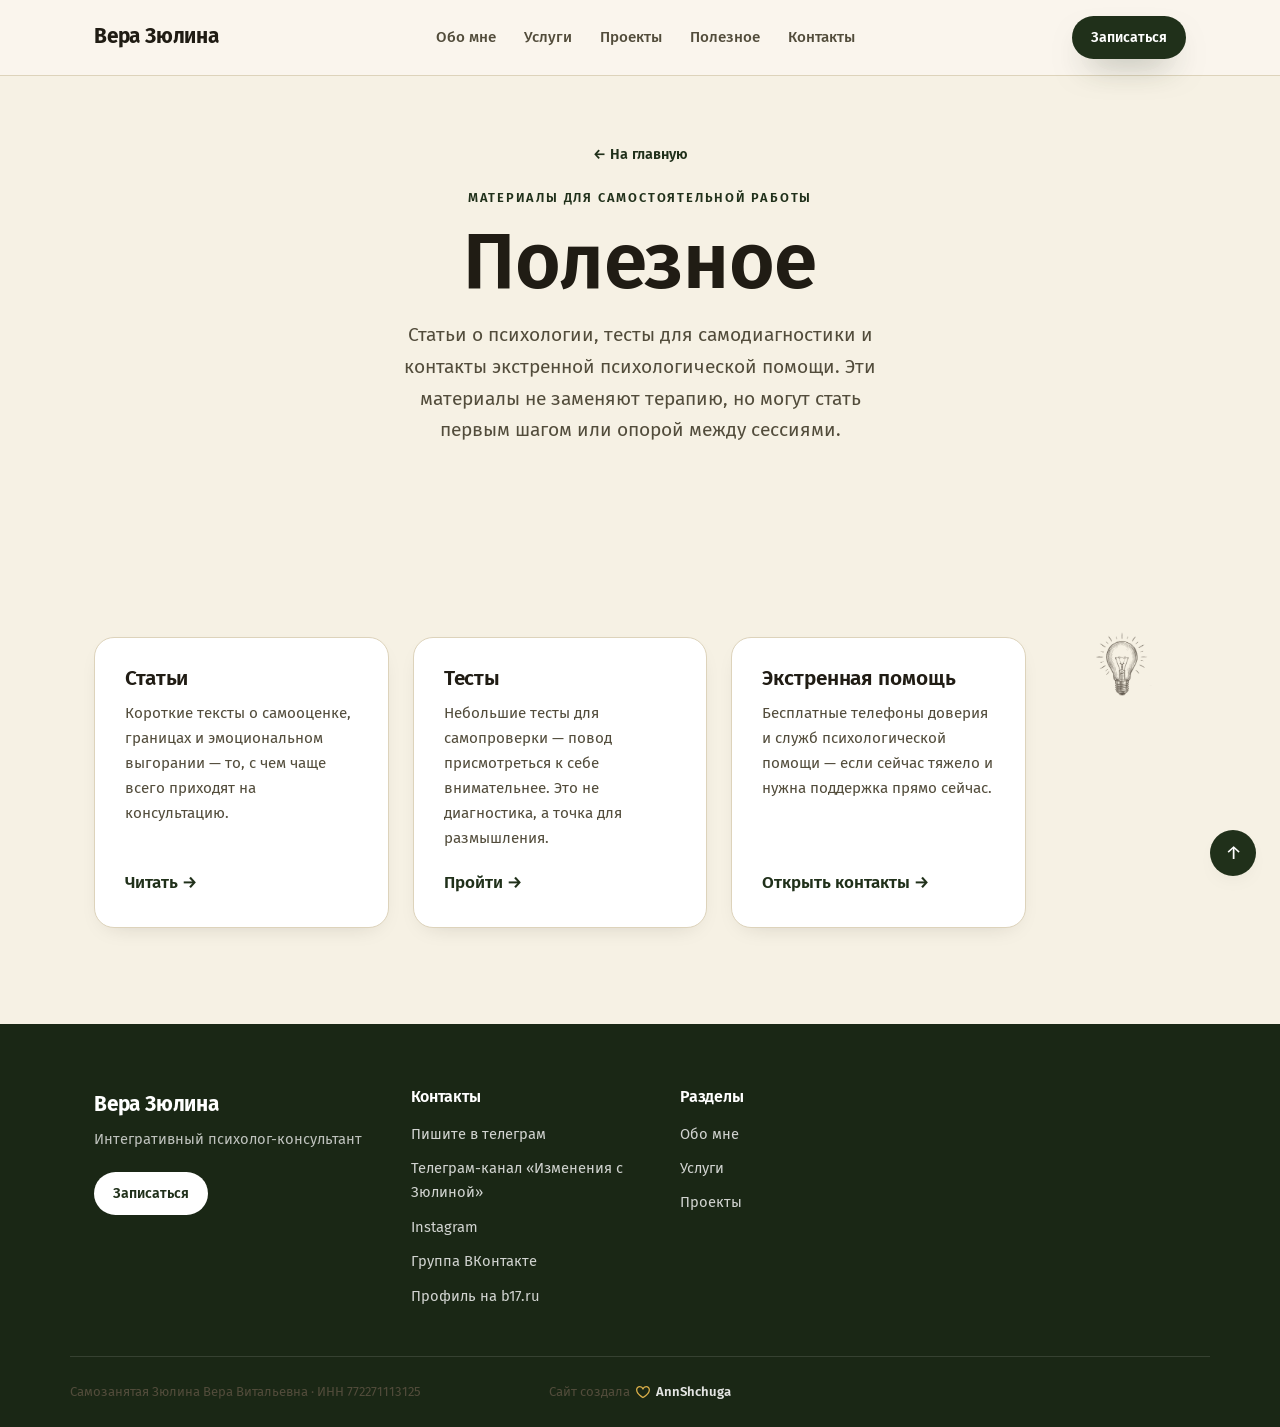
<file: useful/index.html>
<!DOCTYPE html>
<html lang="ru">
<head>
<meta charset="UTF-8">
<meta name="viewport" content="width=device-width, initial-scale=1.0">
<title>Полезное — Вера Зюлина</title>
<meta name="description" content="Статьи, тесты для самодиагностики и контакты экстренной психологической помощи — полезные материалы от психолога-консультанта Веры Зюлиной.">
<link rel="canonical" href="https://annshchuga.github.io/Vera-psycologist/useful/">
<meta property="og:type" content="website">
<meta property="og:locale" content="ru_RU">
<meta property="og:site_name" content="Вера Зюлина — психолог">
<meta property="og:title" content="Полезное — Вера Зюлина">
<meta property="og:description" content="Статьи, тесты для самодиагностики и контакты экстренной психологической помощи — полезные материалы от психолога-консультанта Веры Зюлиной.">
<meta property="og:url" content="https://annshchuga.github.io/Vera-psycologist/useful/">
<meta property="og:image" content="https://annshchuga.github.io/Vera-psycologist/img/vera-hero.jpg">
<meta name="twitter:card" content="summary_large_image">
<meta name="twitter:title" content="Полезное — Вера Зюлина">
<meta name="twitter:description" content="Статьи, тесты для самодиагностики и контакты экстренной психологической помощи — полезные материалы от психолога-консультанта Веры Зюлиной.">
<meta name="twitter:image" content="https://annshchuga.github.io/Vera-psycologist/img/vera-hero.jpg">
<link rel="icon" href="data:image/svg+xml,%3Csvg xmlns='http://www.w3.org/2000/svg' viewBox='0 0 64 64'%3E%3Ccircle cx='32' cy='32' r='32' fill='%23b9c2a7'/%3E%3Ctext x='32' y='42' font-family='Georgia,serif' font-size='26' fill='%233f3629' text-anchor='middle'%3E%D0%92%D0%97%3C/text%3E%3C/svg%3E">
<link rel="preconnect" href="https://fonts.googleapis.com">
<link rel="preconnect" href="https://fonts.gstatic.com" crossorigin>
<link href="https://fonts.googleapis.com/css2?family=Fira+Sans:ital,wght@0,400;0,500;0,600;0,700;0,800;1,400;1,500;1,600&family=Caveat:wght@500;600;700&display=swap" rel="stylesheet">
<link rel="stylesheet" href="../css/style.css">
</head>
<body>
<span id="top" aria-hidden="true"></span>

<a class="skip-link" href="#main">Перейти к содержанию</a>

<header class="site-header">
  <div class="wrap header-inner">
    <a class="logo" href="../index.html">Вера Зюлина</a>

    <nav class="main-nav" id="mainNav">
      <a href="../index.html#about">Обо мне</a>
      <a href="../index.html#services">Услуги</a>
      <a href="../projects/">Проекты</a>
      <a href="./">Полезное</a>
      <a href="../index.html#contacts">Контакты</a>
    </nav>

    <a class="btn btn-primary btn-small header-cta" href="https://t.me/vera_ziulina" target="_blank" rel="noopener">Записаться</a>

    <button class="nav-toggle" id="navToggle" aria-label="Открыть меню" aria-expanded="false" aria-controls="mainNav">
      <span></span><span></span><span></span>
    </button>
  </div>
</header>

<main id="main">

  <!-- HERO -->
  <section class="hero hero-solo">
    <div class="wrap hero-inner">
      <div class="hero-text">
        <a class="back-link" href="../index.html">← На главную</a>
        <p class="eyebrow">Материалы для самостоятельной работы</p>
        <h1>Полезное</h1>
        <p class="hero-lead">
          Статьи о психологии, тесты для самодиагностики и контакты экстренной
          психологической помощи. Эти материалы не заменяют терапию, но могут
          стать первым шагом или опорой между сессиями.
        </p>
      </div>
    </div>
  </section>

  <!-- RESOURCES -->
  <section class="section">
    <div class="wrap">
      <img src="../img/illustrations/lightbulb.png" alt="" class="section-illustration" aria-hidden="true">
      <div class="resource-grid">

        <a class="resource-card" href="articles/">
          <h3>Статьи</h3>
          <p>Короткие тексты о самооценке, границах и эмоциональном выгорании — то, с чем чаще всего приходят на консультацию.</p>
          <span class="resource-arrow">Читать →</span>
        </a>

        <a class="resource-card" href="tests/">
          <h3>Тесты</h3>
          <p>Небольшие тесты для самопроверки — повод присмотреться к себе внимательнее. Это не диагностика, а точка для размышления.</p>
          <span class="resource-arrow">Пройти →</span>
        </a>

        <a class="resource-card" href="crisis/">
          <h3>Экстренная помощь</h3>
          <p>Бесплатные телефоны доверия и служб психологической помощи — если сейчас тяжело и нужна поддержка прямо сейчас.</p>
          <span class="resource-arrow">Открыть контакты →</span>
        </a>

      </div>
    </div>
  </section>

</main>

<footer class="site-footer">
  <div class="wrap footer-inner">
    <div class="footer-col">
      <p class="logo footer-logo">Вера Зюлина</p>
      <p class="footer-tagline">Интегративный психолог-консультант</p>
      <a class="btn btn-primary btn-small" href="https://t.me/vera_ziulina" target="_blank" rel="noopener">Записаться</a>
    </div>

    <div class="footer-col">
      <h3>Контакты</h3>
      <ul class="footer-links">
        <li><a href="https://t.me/vera_ziulina" target="_blank" rel="noopener">Пишите в телеграм</a></li>
        <li><a href="https://t.me/changes_with_ziulina" target="_blank" rel="noopener">Телеграм-канал «Изменения с Зюлиной»</a></li>
        <li><a href="https://www.instagram.com/vera_ziulina" target="_blank" rel="noopener">Instagram</a></li>
        <li><a href="https://vk.com/vera_ziulina_psy?from=groups" target="_blank" rel="noopener">Группа ВКонтакте</a></li>
        <li><a href="https://www.b17.ru/id880358/?prt=880358" target="_blank" rel="noopener">Профиль на b17.ru</a></li>
      </ul>
    </div>

    <div class="footer-col">
      <h3>Разделы</h3>
      <ul class="footer-links">
        <li><a href="../index.html#about">Обо мне</a></li>
        <li><a href="../index.html#services">Услуги</a></li>
        <li><a href="../projects/">Проекты</a></li>
      </ul>
    </div>
  </div>

  <div class="wrap footer-bottom">
    <p>Самозанятая Зюлина Вера Витальевна · ИНН 772271113125</p>
    <p class="footer-signature">Сайт создала <svg class="icon-heart" viewBox="0 0 16 16" fill="currentColor" aria-hidden="true"><path d="m8 14.25.345.666a.75.75 0 0 1-.69 0l-.008-.004-.018-.01a7.152 7.152 0 0 1-.31-.17 22.055 22.055 0 0 1-3.434-2.414C2.045 10.731 0 8.35 0 5.5 0 2.836 2.086 1 4.25 1 5.797 1 7.153 1.802 8 3.02 8.847 1.802 10.203 1 11.75 1 13.914 1 16 2.836 16 5.5c0 2.85-2.045 5.231-3.885 6.818a22.066 22.066 0 0 1-3.744 2.584l-.018.01-.006.003h-.002ZM4.25 2.5c-1.336 0-2.75 1.164-2.75 3 0 2.15 1.58 4.144 3.365 5.682A20.58 20.58 0 0 0 8 13.393a20.58 20.58 0 0 0 3.135-2.211C12.92 9.644 14.5 7.65 14.5 5.5c0-1.836-1.414-3-2.75-3-1.373 0-2.609.986-3.029 2.456a.749.749 0 0 1-1.442 0C6.859 3.486 5.623 2.5 4.25 2.5Z"></path></svg> <a href="https://t.me/AShchuga" target="_blank" rel="noopener">AnnShchuga</a></p>
  </div>
</footer>

<a href="#top" class="back-to-top" aria-label="Наверх">↑</a>

<a href="https://t.me/vera_ziulina" target="_blank" rel="noopener" class="mobile-sticky-cta">Написать в телеграм</a>

<script src="../js/main.js"></script>
</body>
</html>
</file>
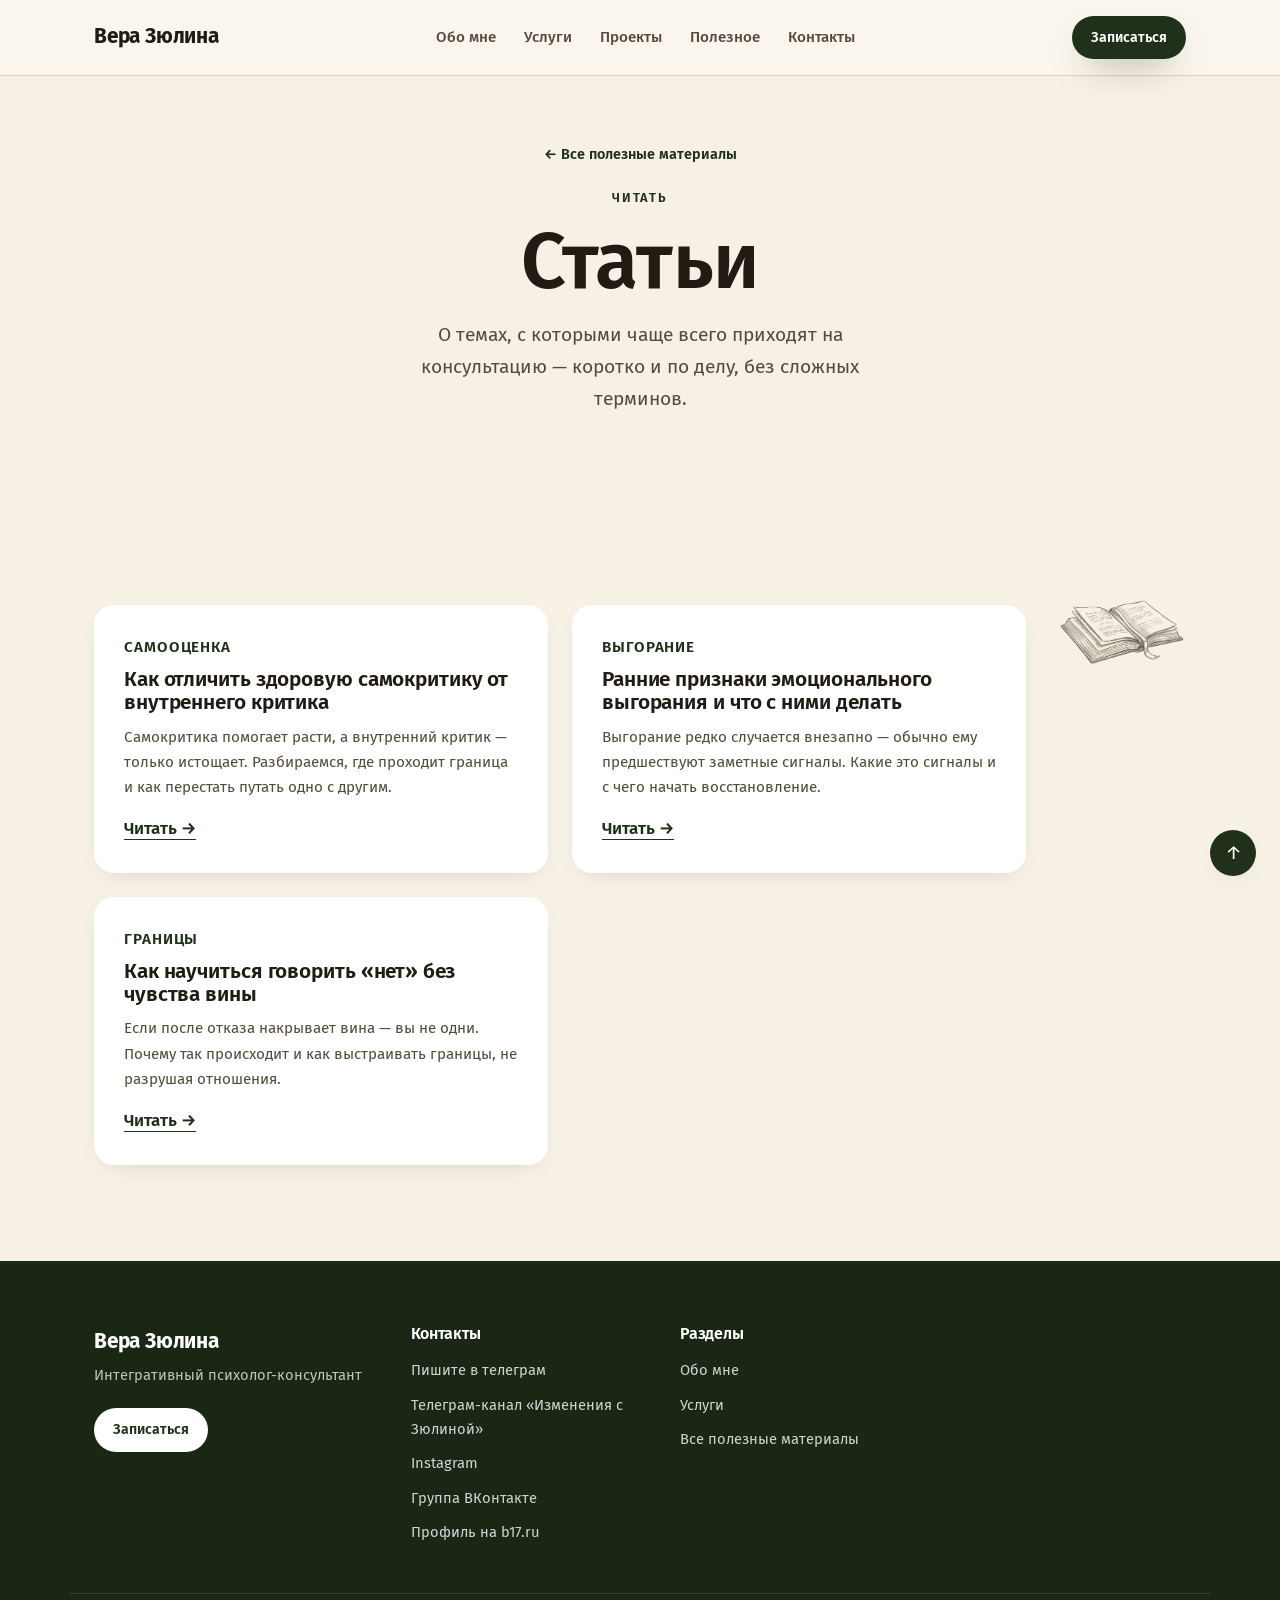
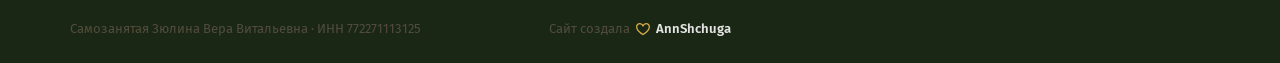
<file: useful/articles/index.html>
<!DOCTYPE html>
<html lang="ru">
<head>
<meta charset="UTF-8">
<meta name="viewport" content="width=device-width, initial-scale=1.0">
<title>Статьи — Вера Зюлина</title>
<meta name="description" content="Статьи о самооценке, границах и эмоциональном выгорании от психолога-консультанта Веры Зюлиной.">
<link rel="canonical" href="https://annshchuga.github.io/Vera-psycologist/useful/articles/">
<meta property="og:type" content="website">
<meta property="og:locale" content="ru_RU">
<meta property="og:site_name" content="Вера Зюлина — психолог">
<meta property="og:title" content="Статьи — Вера Зюлина">
<meta property="og:description" content="Статьи о самооценке, границах и эмоциональном выгорании от психолога-консультанта Веры Зюлиной.">
<meta property="og:url" content="https://annshchuga.github.io/Vera-psycologist/useful/articles/">
<meta property="og:image" content="https://annshchuga.github.io/Vera-psycologist/img/vera-hero.jpg">
<meta name="twitter:card" content="summary_large_image">
<meta name="twitter:title" content="Статьи — Вера Зюлина">
<meta name="twitter:description" content="Статьи о самооценке, границах и эмоциональном выгорании от психолога-консультанта Веры Зюлиной.">
<meta name="twitter:image" content="https://annshchuga.github.io/Vera-psycologist/img/vera-hero.jpg">
<link rel="icon" href="data:image/svg+xml,%3Csvg xmlns='http://www.w3.org/2000/svg' viewBox='0 0 64 64'%3E%3Ccircle cx='32' cy='32' r='32' fill='%23b9c2a7'/%3E%3Ctext x='32' y='42' font-family='Georgia,serif' font-size='26' fill='%233f3629' text-anchor='middle'%3E%D0%92%D0%97%3C/text%3E%3C/svg%3E">
<link rel="preconnect" href="https://fonts.googleapis.com">
<link rel="preconnect" href="https://fonts.gstatic.com" crossorigin>
<link href="https://fonts.googleapis.com/css2?family=Fira+Sans:ital,wght@0,400;0,500;0,600;0,700;0,800;1,400;1,500;1,600&family=Caveat:wght@500;600;700&display=swap" rel="stylesheet">
<link rel="stylesheet" href="../../css/style.css">
</head>
<body>
<span id="top" aria-hidden="true"></span>

<a class="skip-link" href="#main">Перейти к содержанию</a>

<header class="site-header">
  <div class="wrap header-inner">
    <a class="logo" href="../../index.html">Вера Зюлина</a>

    <nav class="main-nav" id="mainNav">
      <a href="../../index.html#about">Обо мне</a>
      <a href="../../index.html#services">Услуги</a>
      <a href="../../projects/">Проекты</a>
      <a href="../">Полезное</a>
      <a href="../../index.html#contacts">Контакты</a>
    </nav>

    <a class="btn btn-primary btn-small header-cta" href="https://t.me/vera_ziulina" target="_blank" rel="noopener">Записаться</a>

    <button class="nav-toggle" id="navToggle" aria-label="Открыть меню" aria-expanded="false" aria-controls="mainNav">
      <span></span><span></span><span></span>
    </button>
  </div>
</header>

<main id="main">

  <!-- HERO -->
  <section class="hero hero-solo">
    <div class="wrap hero-inner">
      <div class="hero-text">
        <a class="back-link" href="../">← Все полезные материалы</a>
        <p class="eyebrow">Читать</p>
        <h1>Статьи</h1>
        <p class="hero-lead">
          О темах, с которыми чаще всего приходят на консультацию — коротко
          и по делу, без сложных терминов.
        </p>
      </div>
    </div>
  </section>

  <!-- ARTICLES -->
  <section class="section">
    <div class="wrap">
      <img src="../../img/illustrations/book.png" alt="" class="section-illustration" aria-hidden="true">
      <div class="courses-grid">

        <article class="article-card">
          <p class="article-meta">Самооценка</p>
          <h3>Как отличить здоровую самокритику от внутреннего критика</h3>
          <p>
            Самокритика помогает расти, а внутренний критик — только истощает.
            Разбираемся, где проходит граница и как перестать путать одно с другим.
          </p>
          <a href="inner-critic/">Читать →</a>
        </article>

        <article class="article-card">
          <p class="article-meta">Выгорание</p>
          <h3>Ранние признаки эмоционального выгорания и что с ними делать</h3>
          <p>
            Выгорание редко случается внезапно — обычно ему предшествуют
            заметные сигналы. Какие это сигналы и с чего начать восстановление.
          </p>
          <a href="burnout/">Читать →</a>
        </article>

        <article class="article-card">
          <p class="article-meta">Границы</p>
          <h3>Как научиться говорить «нет» без чувства вины</h3>
          <p>
            Если после отказа накрывает вина — вы не одни. Почему так происходит
            и как выстраивать границы, не разрушая отношения.
          </p>
          <a href="boundaries/">Читать →</a>
        </article>

      </div>
    </div>
  </section>

</main>

<footer class="site-footer">
  <div class="wrap footer-inner">
    <div class="footer-col">
      <p class="logo footer-logo">Вера Зюлина</p>
      <p class="footer-tagline">Интегративный психолог-консультант</p>
      <a class="btn btn-primary btn-small" href="https://t.me/vera_ziulina" target="_blank" rel="noopener">Записаться</a>
    </div>

    <div class="footer-col">
      <h3>Контакты</h3>
      <ul class="footer-links">
        <li><a href="https://t.me/vera_ziulina" target="_blank" rel="noopener">Пишите в телеграм</a></li>
        <li><a href="https://t.me/changes_with_ziulina" target="_blank" rel="noopener">Телеграм-канал «Изменения с Зюлиной»</a></li>
        <li><a href="https://www.instagram.com/vera_ziulina" target="_blank" rel="noopener">Instagram</a></li>
        <li><a href="https://vk.com/vera_ziulina_psy?from=groups" target="_blank" rel="noopener">Группа ВКонтакте</a></li>
        <li><a href="https://www.b17.ru/id880358/?prt=880358" target="_blank" rel="noopener">Профиль на b17.ru</a></li>
      </ul>
    </div>

    <div class="footer-col">
      <h3>Разделы</h3>
      <ul class="footer-links">
        <li><a href="../../index.html#about">Обо мне</a></li>
        <li><a href="../../index.html#services">Услуги</a></li>
        <li><a href="../">Все полезные материалы</a></li>
      </ul>
    </div>
  </div>

  <div class="wrap footer-bottom">
    <p>Самозанятая Зюлина Вера Витальевна · ИНН 772271113125</p>
    <p class="footer-signature">Сайт создала <svg class="icon-heart" viewBox="0 0 16 16" fill="currentColor" aria-hidden="true"><path d="m8 14.25.345.666a.75.75 0 0 1-.69 0l-.008-.004-.018-.01a7.152 7.152 0 0 1-.31-.17 22.055 22.055 0 0 1-3.434-2.414C2.045 10.731 0 8.35 0 5.5 0 2.836 2.086 1 4.25 1 5.797 1 7.153 1.802 8 3.02 8.847 1.802 10.203 1 11.75 1 13.914 1 16 2.836 16 5.5c0 2.85-2.045 5.231-3.885 6.818a22.066 22.066 0 0 1-3.744 2.584l-.018.01-.006.003h-.002ZM4.25 2.5c-1.336 0-2.75 1.164-2.75 3 0 2.15 1.58 4.144 3.365 5.682A20.58 20.58 0 0 0 8 13.393a20.58 20.58 0 0 0 3.135-2.211C12.92 9.644 14.5 7.65 14.5 5.5c0-1.836-1.414-3-2.75-3-1.373 0-2.609.986-3.029 2.456a.749.749 0 0 1-1.442 0C6.859 3.486 5.623 2.5 4.25 2.5Z"></path></svg> <a href="https://t.me/AShchuga" target="_blank" rel="noopener">AnnShchuga</a></p>
  </div>
</footer>

<a href="#top" class="back-to-top" aria-label="Наверх">↑</a>

<a href="https://t.me/vera_ziulina" target="_blank" rel="noopener" class="mobile-sticky-cta">Написать в телеграм</a>

<script src="../../js/main.js"></script>
</body>
</html>
</file>
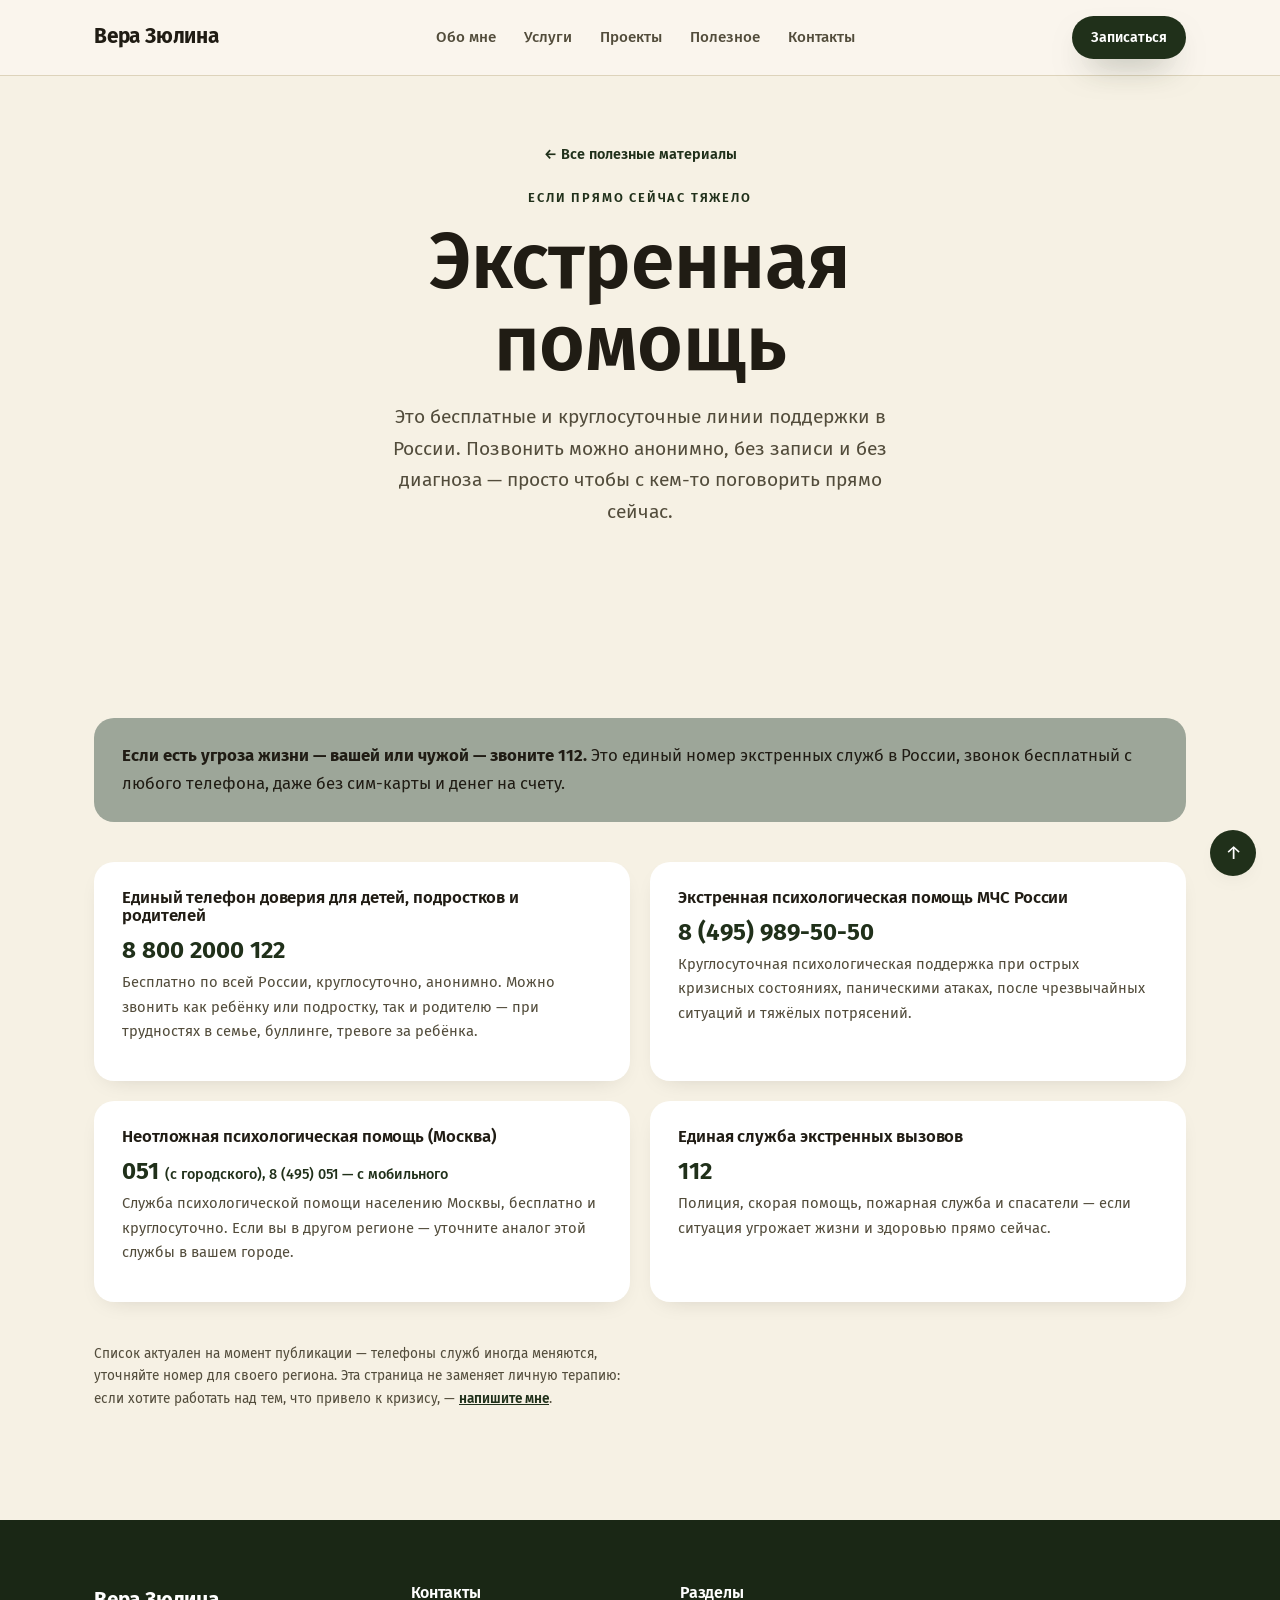
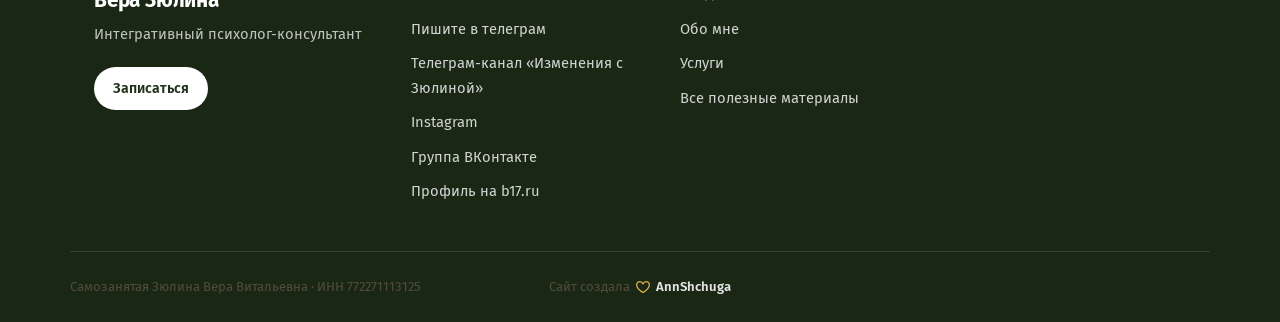
<file: useful/crisis/index.html>
<!DOCTYPE html>
<html lang="ru">
<head>
<meta charset="UTF-8">
<meta name="viewport" content="width=device-width, initial-scale=1.0">
<title>Экстренная психологическая помощь — Вера Зюлина</title>
<meta name="description" content="Бесплатные круглосуточные телефоны доверия и служб экстренной психологической помощи в России.">
<link rel="canonical" href="https://annshchuga.github.io/Vera-psycologist/useful/crisis/">
<meta property="og:type" content="website">
<meta property="og:locale" content="ru_RU">
<meta property="og:site_name" content="Вера Зюлина — психолог">
<meta property="og:title" content="Экстренная психологическая помощь — Вера Зюлина">
<meta property="og:description" content="Бесплатные круглосуточные телефоны доверия и служб экстренной психологической помощи в России.">
<meta property="og:url" content="https://annshchuga.github.io/Vera-psycologist/useful/crisis/">
<meta property="og:image" content="https://annshchuga.github.io/Vera-psycologist/img/vera-hero.jpg">
<meta name="twitter:card" content="summary_large_image">
<meta name="twitter:title" content="Экстренная психологическая помощь — Вера Зюлина">
<meta name="twitter:description" content="Бесплатные круглосуточные телефоны доверия и служб экстренной психологической помощи в России.">
<meta name="twitter:image" content="https://annshchuga.github.io/Vera-psycologist/img/vera-hero.jpg">
<link rel="icon" href="data:image/svg+xml,%3Csvg xmlns='http://www.w3.org/2000/svg' viewBox='0 0 64 64'%3E%3Ccircle cx='32' cy='32' r='32' fill='%23b9c2a7'/%3E%3Ctext x='32' y='42' font-family='Georgia,serif' font-size='26' fill='%233f3629' text-anchor='middle'%3E%D0%92%D0%97%3C/text%3E%3C/svg%3E">
<link rel="preconnect" href="https://fonts.googleapis.com">
<link rel="preconnect" href="https://fonts.gstatic.com" crossorigin>
<link href="https://fonts.googleapis.com/css2?family=Fira+Sans:ital,wght@0,400;0,500;0,600;0,700;0,800;1,400;1,500;1,600&family=Caveat:wght@500;600;700&display=swap" rel="stylesheet">
<link rel="stylesheet" href="../../css/style.css">
</head>
<body>
<span id="top" aria-hidden="true"></span>

<a class="skip-link" href="#main">Перейти к содержанию</a>

<header class="site-header">
  <div class="wrap header-inner">
    <a class="logo" href="../../index.html">Вера Зюлина</a>

    <nav class="main-nav" id="mainNav">
      <a href="../../index.html#about">Обо мне</a>
      <a href="../../index.html#services">Услуги</a>
      <a href="../../projects/">Проекты</a>
      <a href="../">Полезное</a>
      <a href="../../index.html#contacts">Контакты</a>
    </nav>

    <a class="btn btn-primary btn-small header-cta" href="https://t.me/vera_ziulina" target="_blank" rel="noopener">Записаться</a>

    <button class="nav-toggle" id="navToggle" aria-label="Открыть меню" aria-expanded="false" aria-controls="mainNav">
      <span></span><span></span><span></span>
    </button>
  </div>
</header>

<main id="main">

  <!-- HERO -->
  <section class="hero hero-solo">
    <div class="wrap hero-inner">
      <div class="hero-text">
        <a class="back-link" href="../">← Все полезные материалы</a>
        <p class="eyebrow">Если прямо сейчас тяжело</p>
        <h1>Экстренная помощь</h1>
        <p class="hero-lead">
          Это бесплатные и круглосуточные линии поддержки в России. Позвонить можно
          анонимно, без записи и без диагноза — просто чтобы с кем-то поговорить
          прямо сейчас.
        </p>
      </div>
    </div>
  </section>

  <!-- CONTACTS -->
  <section class="section">
    <div class="wrap">

      <div class="crisis-alert">
        <strong>Если есть угроза жизни — вашей или чужой — звоните 112.</strong>
        Это единый номер экстренных служб в России, звонок бесплатный с любого
        телефона, даже без сим-карты и денег на счету.
      </div>

      <div class="crisis-grid">

        <div class="crisis-card">
          <h3>Единый телефон доверия для детей, подростков и родителей</h3>
          <a class="crisis-phone" href="tel:88002000122">8 800 2000 122</a>
          <p>Бесплатно по всей России, круглосуточно, анонимно. Можно звонить как ребёнку или подростку, так и родителю — при трудностях в семье, буллинге, тревоге за ребёнка.</p>
        </div>

        <div class="crisis-card">
          <h3>Экстренная психологическая помощь МЧС России</h3>
          <a class="crisis-phone" href="tel:+74959895050">8 (495) 989-50-50</a>
          <p>Круглосуточная психологическая поддержка при острых кризисных состояниях, паническими атаках, после чрезвычайных ситуаций и тяжёлых потрясений.</p>
        </div>

        <div class="crisis-card">
          <h3>Неотложная психологическая помощь (Москва)</h3>
          <a class="crisis-phone" href="tel:051">051 <span style="font-size: 0.6em; font-weight: 500;">(с городского), 8 (495) 051 — с мобильного</span></a>
          <p>Служба психологической помощи населению Москвы, бесплатно и круглосуточно. Если вы в другом регионе — уточните аналог этой службы в вашем городе.</p>
        </div>

        <div class="crisis-card">
          <h3>Единая служба экстренных вызовов</h3>
          <a class="crisis-phone" href="tel:112">112</a>
          <p>Полиция, скорая помощь, пожарная служба и спасатели — если ситуация угрожает жизни и здоровью прямо сейчас.</p>
        </div>

      </div>

      <p style="font-size: 0.85rem; color: var(--ink-soft); max-width: 68ch;">
        Список актуален на момент публикации — телефоны служб иногда меняются,
        уточняйте номер для своего региона. Эта страница не заменяет личную
        терапию: если хотите работать над тем, что привело к кризису, —
        <a href="../../index.html#contacts" style="color: var(--sage-deep); font-weight: 600;">напишите мне</a>.
      </p>

    </div>
  </section>

</main>

<footer class="site-footer">
  <div class="wrap footer-inner">
    <div class="footer-col">
      <p class="logo footer-logo">Вера Зюлина</p>
      <p class="footer-tagline">Интегративный психолог-консультант</p>
      <a class="btn btn-primary btn-small" href="https://t.me/vera_ziulina" target="_blank" rel="noopener">Записаться</a>
    </div>

    <div class="footer-col">
      <h3>Контакты</h3>
      <ul class="footer-links">
        <li><a href="https://t.me/vera_ziulina" target="_blank" rel="noopener">Пишите в телеграм</a></li>
        <li><a href="https://t.me/changes_with_ziulina" target="_blank" rel="noopener">Телеграм-канал «Изменения с Зюлиной»</a></li>
        <li><a href="https://www.instagram.com/vera_ziulina" target="_blank" rel="noopener">Instagram</a></li>
        <li><a href="https://vk.com/vera_ziulina_psy?from=groups" target="_blank" rel="noopener">Группа ВКонтакте</a></li>
        <li><a href="https://www.b17.ru/id880358/?prt=880358" target="_blank" rel="noopener">Профиль на b17.ru</a></li>
      </ul>
    </div>

    <div class="footer-col">
      <h3>Разделы</h3>
      <ul class="footer-links">
        <li><a href="../../index.html#about">Обо мне</a></li>
        <li><a href="../../index.html#services">Услуги</a></li>
        <li><a href="../">Все полезные материалы</a></li>
      </ul>
    </div>
  </div>

  <div class="wrap footer-bottom">
    <p>Самозанятая Зюлина Вера Витальевна · ИНН 772271113125</p>
    <p class="footer-signature">Сайт создала <svg class="icon-heart" viewBox="0 0 16 16" fill="currentColor" aria-hidden="true"><path d="m8 14.25.345.666a.75.75 0 0 1-.69 0l-.008-.004-.018-.01a7.152 7.152 0 0 1-.31-.17 22.055 22.055 0 0 1-3.434-2.414C2.045 10.731 0 8.35 0 5.5 0 2.836 2.086 1 4.25 1 5.797 1 7.153 1.802 8 3.02 8.847 1.802 10.203 1 11.75 1 13.914 1 16 2.836 16 5.5c0 2.85-2.045 5.231-3.885 6.818a22.066 22.066 0 0 1-3.744 2.584l-.018.01-.006.003h-.002ZM4.25 2.5c-1.336 0-2.75 1.164-2.75 3 0 2.15 1.58 4.144 3.365 5.682A20.58 20.58 0 0 0 8 13.393a20.58 20.58 0 0 0 3.135-2.211C12.92 9.644 14.5 7.65 14.5 5.5c0-1.836-1.414-3-2.75-3-1.373 0-2.609.986-3.029 2.456a.749.749 0 0 1-1.442 0C6.859 3.486 5.623 2.5 4.25 2.5Z"></path></svg> <a href="https://t.me/AShchuga" target="_blank" rel="noopener">AnnShchuga</a></p>
  </div>
</footer>

<a href="#top" class="back-to-top" aria-label="Наверх">↑</a>

<a href="https://t.me/vera_ziulina" target="_blank" rel="noopener" class="mobile-sticky-cta">Написать в телеграм</a>

<script src="../../js/main.js"></script>
</body>
</html>
</file>
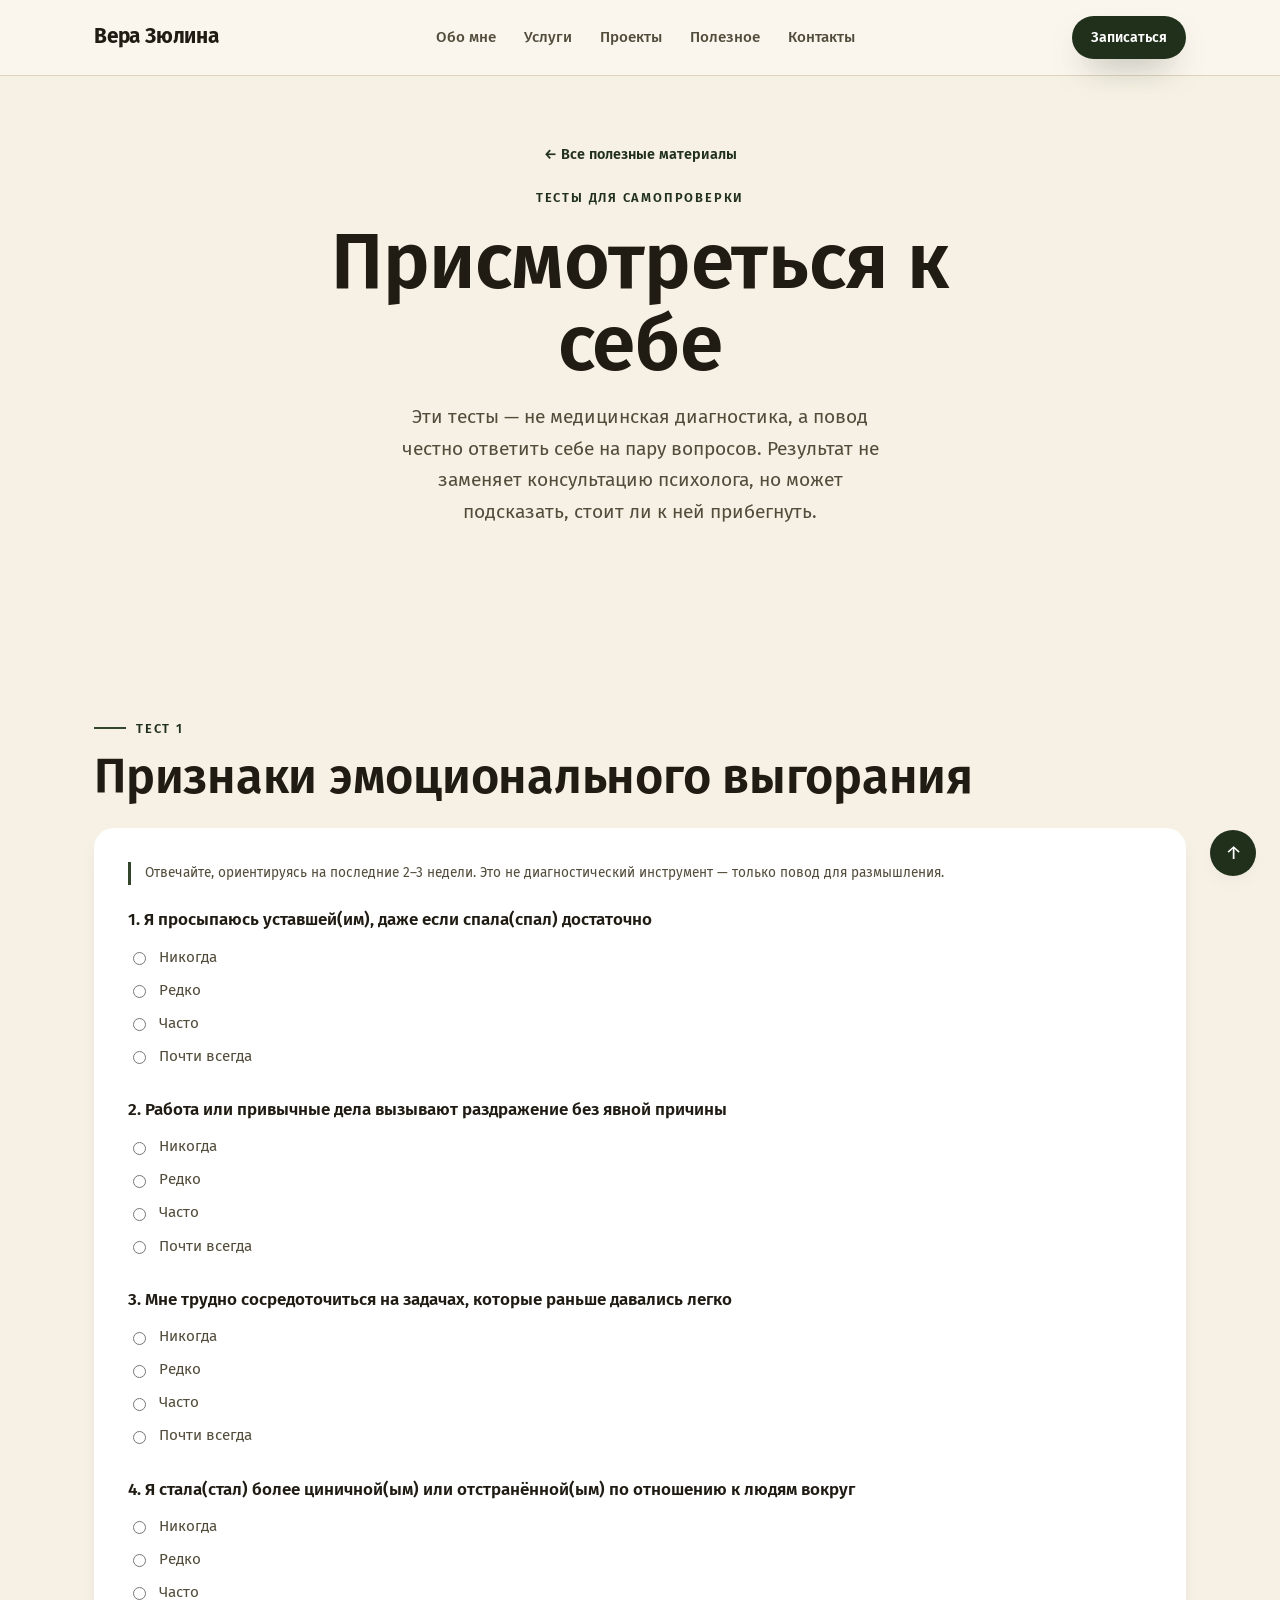
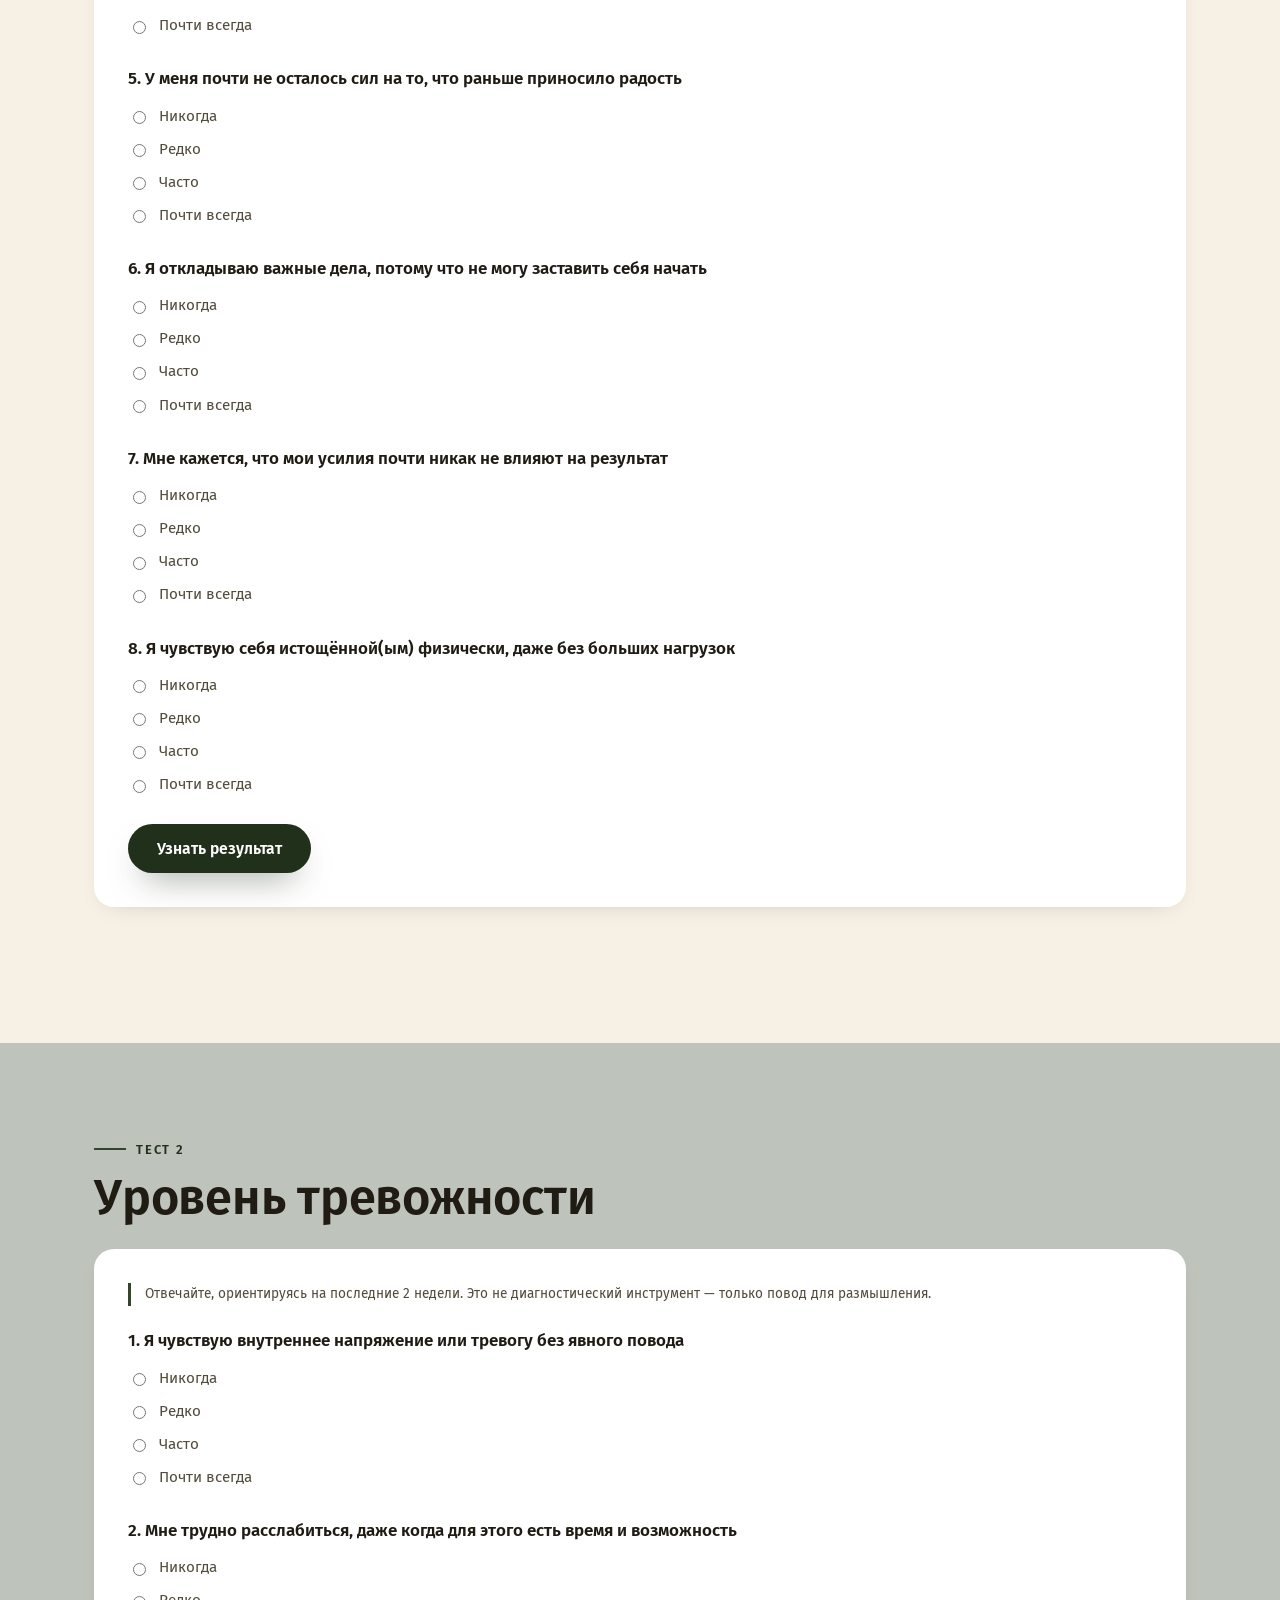
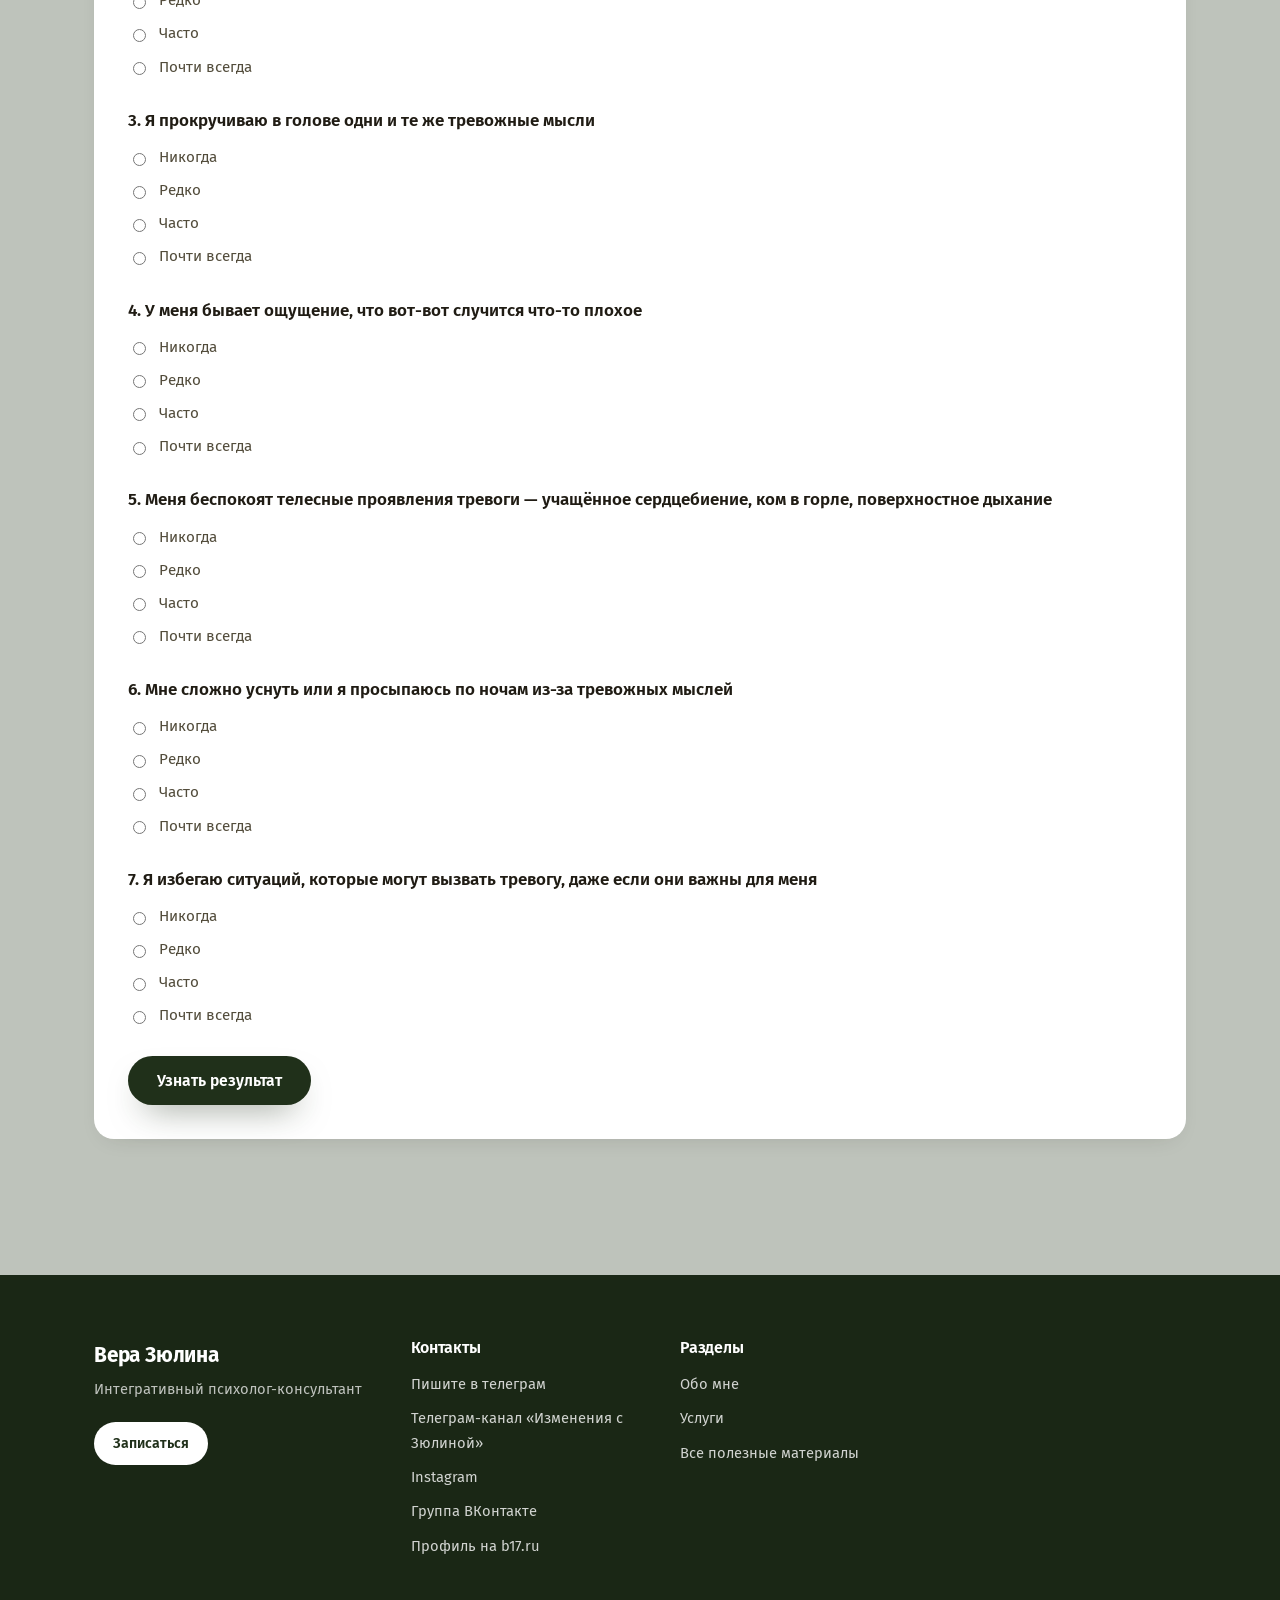
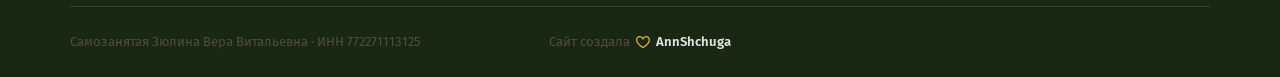
<file: useful/tests/index.html>
<!DOCTYPE html>
<html lang="ru">
<head>
<meta charset="UTF-8">
<meta name="viewport" content="width=device-width, initial-scale=1.0">
<title>Тесты для самопроверки — Вера Зюлина</title>
<meta name="description" content="Тест на признаки эмоционального выгорания и тест на уровень тревожности — для самопроверки, не диагностика.">
<link rel="canonical" href="https://annshchuga.github.io/Vera-psycologist/useful/tests/">
<meta property="og:type" content="website">
<meta property="og:locale" content="ru_RU">
<meta property="og:site_name" content="Вера Зюлина — психолог">
<meta property="og:title" content="Тесты для самопроверки — Вера Зюлина">
<meta property="og:description" content="Тест на признаки эмоционального выгорания и тест на уровень тревожности — для самопроверки, не диагностика.">
<meta property="og:url" content="https://annshchuga.github.io/Vera-psycologist/useful/tests/">
<meta property="og:image" content="https://annshchuga.github.io/Vera-psycologist/img/vera-hero.jpg">
<meta name="twitter:card" content="summary_large_image">
<meta name="twitter:title" content="Тесты для самопроверки — Вера Зюлина">
<meta name="twitter:description" content="Тест на признаки эмоционального выгорания и тест на уровень тревожности — для самопроверки, не диагностика.">
<meta name="twitter:image" content="https://annshchuga.github.io/Vera-psycologist/img/vera-hero.jpg">
<link rel="icon" href="data:image/svg+xml,%3Csvg xmlns='http://www.w3.org/2000/svg' viewBox='0 0 64 64'%3E%3Ccircle cx='32' cy='32' r='32' fill='%23b9c2a7'/%3E%3Ctext x='32' y='42' font-family='Georgia,serif' font-size='26' fill='%233f3629' text-anchor='middle'%3E%D0%92%D0%97%3C/text%3E%3C/svg%3E">
<link rel="preconnect" href="https://fonts.googleapis.com">
<link rel="preconnect" href="https://fonts.gstatic.com" crossorigin>
<link href="https://fonts.googleapis.com/css2?family=Fira+Sans:ital,wght@0,400;0,500;0,600;0,700;0,800;1,400;1,500;1,600&family=Caveat:wght@500;600;700&display=swap" rel="stylesheet">
<link rel="stylesheet" href="../../css/style.css">
</head>
<body>
<span id="top" aria-hidden="true"></span>

<a class="skip-link" href="#main">Перейти к содержанию</a>

<header class="site-header">
  <div class="wrap header-inner">
    <a class="logo" href="../../index.html">Вера Зюлина</a>

    <nav class="main-nav" id="mainNav">
      <a href="../../index.html#about">Обо мне</a>
      <a href="../../index.html#services">Услуги</a>
      <a href="../../projects/">Проекты</a>
      <a href="../">Полезное</a>
      <a href="../../index.html#contacts">Контакты</a>
    </nav>

    <a class="btn btn-primary btn-small header-cta" href="https://t.me/vera_ziulina" target="_blank" rel="noopener">Записаться</a>

    <button class="nav-toggle" id="navToggle" aria-label="Открыть меню" aria-expanded="false" aria-controls="mainNav">
      <span></span><span></span><span></span>
    </button>
  </div>
</header>

<main id="main">

  <!-- HERO -->
  <section class="hero hero-solo">
    <div class="wrap hero-inner">
      <div class="hero-text">
        <a class="back-link" href="../">← Все полезные материалы</a>
        <p class="eyebrow">Тесты для самопроверки</p>
        <h1>Присмотреться к себе</h1>
        <p class="hero-lead">
          Эти тесты — не медицинская диагностика, а повод честно ответить себе
          на пару вопросов. Результат не заменяет консультацию психолога,
          но может подсказать, стоит ли к ней прибегнуть.
        </p>
      </div>
    </div>
  </section>

  <!-- BURNOUT TEST -->
  <section class="section">
    <div class="wrap">
      <p class="section-eyebrow">Тест 1</p>
      <h2>Признаки эмоционального выгорания</h2>

      <div class="quiz">
        <p class="quiz-disclaimer">
          Отвечайте, ориентируясь на последние 2–3 недели. Это не диагностический
          инструмент — только повод для размышления.
        </p>

        <div class="quiz-question">
          <p>1. Я просыпаюсь уставшей(им), даже если спала(спал) достаточно</p>
          <div class="quiz-options">
            <label><input type="radio" name="burnout-1" value="0"> Никогда</label>
            <label><input type="radio" name="burnout-1" value="1"> Редко</label>
            <label><input type="radio" name="burnout-1" value="2"> Часто</label>
            <label><input type="radio" name="burnout-1" value="3"> Почти всегда</label>
          </div>
        </div>

        <div class="quiz-question">
          <p>2. Работа или привычные дела вызывают раздражение без явной причины</p>
          <div class="quiz-options">
            <label><input type="radio" name="burnout-2" value="0"> Никогда</label>
            <label><input type="radio" name="burnout-2" value="1"> Редко</label>
            <label><input type="radio" name="burnout-2" value="2"> Часто</label>
            <label><input type="radio" name="burnout-2" value="3"> Почти всегда</label>
          </div>
        </div>

        <div class="quiz-question">
          <p>3. Мне трудно сосредоточиться на задачах, которые раньше давались легко</p>
          <div class="quiz-options">
            <label><input type="radio" name="burnout-3" value="0"> Никогда</label>
            <label><input type="radio" name="burnout-3" value="1"> Редко</label>
            <label><input type="radio" name="burnout-3" value="2"> Часто</label>
            <label><input type="radio" name="burnout-3" value="3"> Почти всегда</label>
          </div>
        </div>

        <div class="quiz-question">
          <p>4. Я стала(стал) более циничной(ым) или отстранённой(ым) по отношению к людям вокруг</p>
          <div class="quiz-options">
            <label><input type="radio" name="burnout-4" value="0"> Никогда</label>
            <label><input type="radio" name="burnout-4" value="1"> Редко</label>
            <label><input type="radio" name="burnout-4" value="2"> Часто</label>
            <label><input type="radio" name="burnout-4" value="3"> Почти всегда</label>
          </div>
        </div>

        <div class="quiz-question">
          <p>5. У меня почти не осталось сил на то, что раньше приносило радость</p>
          <div class="quiz-options">
            <label><input type="radio" name="burnout-5" value="0"> Никогда</label>
            <label><input type="radio" name="burnout-5" value="1"> Редко</label>
            <label><input type="radio" name="burnout-5" value="2"> Часто</label>
            <label><input type="radio" name="burnout-5" value="3"> Почти всегда</label>
          </div>
        </div>

        <div class="quiz-question">
          <p>6. Я откладываю важные дела, потому что не могу заставить себя начать</p>
          <div class="quiz-options">
            <label><input type="radio" name="burnout-6" value="0"> Никогда</label>
            <label><input type="radio" name="burnout-6" value="1"> Редко</label>
            <label><input type="radio" name="burnout-6" value="2"> Часто</label>
            <label><input type="radio" name="burnout-6" value="3"> Почти всегда</label>
          </div>
        </div>

        <div class="quiz-question">
          <p>7. Мне кажется, что мои усилия почти никак не влияют на результат</p>
          <div class="quiz-options">
            <label><input type="radio" name="burnout-7" value="0"> Никогда</label>
            <label><input type="radio" name="burnout-7" value="1"> Редко</label>
            <label><input type="radio" name="burnout-7" value="2"> Часто</label>
            <label><input type="radio" name="burnout-7" value="3"> Почти всегда</label>
          </div>
        </div>

        <div class="quiz-question">
          <p>8. Я чувствую себя истощённой(ым) физически, даже без больших нагрузок</p>
          <div class="quiz-options">
            <label><input type="radio" name="burnout-8" value="0"> Никогда</label>
            <label><input type="radio" name="burnout-8" value="1"> Редко</label>
            <label><input type="radio" name="burnout-8" value="2"> Часто</label>
            <label><input type="radio" name="burnout-8" value="3"> Почти всегда</label>
          </div>
        </div>

        <p class="quiz-warning">Ответьте, пожалуйста, на все вопросы — тогда результат будет точнее.</p>
        <button type="button" class="btn btn-primary quiz-submit">Узнать результат</button>

        <div class="quiz-result" data-min="0" data-max="6">
          <p><strong>Признаков выгорания немного.</strong> Судя по ответам, сейчас у вас есть ресурс — это хороший момент, чтобы поддерживать баланс и не доводить до истощения.</p>
        </div>
        <div class="quiz-result" data-min="7" data-max="14">
          <p><strong>Есть отдельные признаки, на которые стоит обратить внимание.</strong> Пока это не выгорание в полном смысле, но сигналы уже заметны — имеет смысл разобраться, что именно забирает силы.</p>
          <p><a href="https://t.me/vera_ziulina" target="_blank" rel="noopener" style="color: var(--sage-deep); font-weight: 600;">Обсудить это на консультации →</a></p>
        </div>
        <div class="quiz-result" data-min="15" data-max="24">
          <p><strong>Признаки выражены довольно сильно.</strong> Похоже, вы давно работаете на пределе. Это не повод корить себя — но хороший повод не откладывать поддержку.</p>
          <p><a href="https://t.me/vera_ziulina" target="_blank" rel="noopener" style="color: var(--sage-deep); font-weight: 600;">Записаться на консультацию →</a></p>
        </div>
      </div>
    </div>
  </section>

  <!-- ANXIETY TEST -->
  <section class="section section-alt">
    <div class="wrap">
      <p class="section-eyebrow">Тест 2</p>
      <h2>Уровень тревожности</h2>

      <div class="quiz">
        <p class="quiz-disclaimer">
          Отвечайте, ориентируясь на последние 2 недели. Это не диагностический
          инструмент — только повод для размышления.
        </p>

        <div class="quiz-question">
          <p>1. Я чувствую внутреннее напряжение или тревогу без явного повода</p>
          <div class="quiz-options">
            <label><input type="radio" name="anxiety-1" value="0"> Никогда</label>
            <label><input type="radio" name="anxiety-1" value="1"> Редко</label>
            <label><input type="radio" name="anxiety-1" value="2"> Часто</label>
            <label><input type="radio" name="anxiety-1" value="3"> Почти всегда</label>
          </div>
        </div>

        <div class="quiz-question">
          <p>2. Мне трудно расслабиться, даже когда для этого есть время и возможность</p>
          <div class="quiz-options">
            <label><input type="radio" name="anxiety-2" value="0"> Никогда</label>
            <label><input type="radio" name="anxiety-2" value="1"> Редко</label>
            <label><input type="radio" name="anxiety-2" value="2"> Часто</label>
            <label><input type="radio" name="anxiety-2" value="3"> Почти всегда</label>
          </div>
        </div>

        <div class="quiz-question">
          <p>3. Я прокручиваю в голове одни и те же тревожные мысли</p>
          <div class="quiz-options">
            <label><input type="radio" name="anxiety-3" value="0"> Никогда</label>
            <label><input type="radio" name="anxiety-3" value="1"> Редко</label>
            <label><input type="radio" name="anxiety-3" value="2"> Часто</label>
            <label><input type="radio" name="anxiety-3" value="3"> Почти всегда</label>
          </div>
        </div>

        <div class="quiz-question">
          <p>4. У меня бывает ощущение, что вот-вот случится что-то плохое</p>
          <div class="quiz-options">
            <label><input type="radio" name="anxiety-4" value="0"> Никогда</label>
            <label><input type="radio" name="anxiety-4" value="1"> Редко</label>
            <label><input type="radio" name="anxiety-4" value="2"> Часто</label>
            <label><input type="radio" name="anxiety-4" value="3"> Почти всегда</label>
          </div>
        </div>

        <div class="quiz-question">
          <p>5. Меня беспокоят телесные проявления тревоги — учащённое сердцебиение, ком в горле, поверхностное дыхание</p>
          <div class="quiz-options">
            <label><input type="radio" name="anxiety-5" value="0"> Никогда</label>
            <label><input type="radio" name="anxiety-5" value="1"> Редко</label>
            <label><input type="radio" name="anxiety-5" value="2"> Часто</label>
            <label><input type="radio" name="anxiety-5" value="3"> Почти всегда</label>
          </div>
        </div>

        <div class="quiz-question">
          <p>6. Мне сложно уснуть или я просыпаюсь по ночам из-за тревожных мыслей</p>
          <div class="quiz-options">
            <label><input type="radio" name="anxiety-6" value="0"> Никогда</label>
            <label><input type="radio" name="anxiety-6" value="1"> Редко</label>
            <label><input type="radio" name="anxiety-6" value="2"> Часто</label>
            <label><input type="radio" name="anxiety-6" value="3"> Почти всегда</label>
          </div>
        </div>

        <div class="quiz-question">
          <p>7. Я избегаю ситуаций, которые могут вызвать тревогу, даже если они важны для меня</p>
          <div class="quiz-options">
            <label><input type="radio" name="anxiety-7" value="0"> Никогда</label>
            <label><input type="radio" name="anxiety-7" value="1"> Редко</label>
            <label><input type="radio" name="anxiety-7" value="2"> Часто</label>
            <label><input type="radio" name="anxiety-7" value="3"> Почти всегда</label>
          </div>
        </div>

        <p class="quiz-warning">Ответьте, пожалуйста, на все вопросы — тогда результат будет точнее.</p>
        <button type="button" class="btn btn-primary quiz-submit">Узнать результат</button>

        <div class="quiz-result" data-min="0" data-max="5">
          <p><strong>Уровень тревоги низкий.</strong> Похоже, сейчас вы справляетесь без сильного внутреннего напряжения — это хорошая опора.</p>
        </div>
        <div class="quiz-result" data-min="6" data-max="12">
          <p><strong>Уровень тревоги умеренный.</strong> Тревога уже заметна и время от времени мешает — стоит понаблюдать за собой и, возможно, разобраться, что её питает.</p>
          <p><a href="https://t.me/vera_ziulina" target="_blank" rel="noopener" style="color: var(--sage-deep); font-weight: 600;">Обсудить это на консультации →</a></p>
        </div>
        <div class="quiz-result" data-min="13" data-max="21">
          <p><strong>Уровень тревоги высокий.</strong> Похоже, тревога заметно влияет на повседневную жизнь. Это хорошо поддаётся терапии — не обязательно справляться с этим в одиночку.</p>
          <p><a href="https://t.me/vera_ziulina" target="_blank" rel="noopener" style="color: var(--sage-deep); font-weight: 600;">Записаться на консультацию →</a></p>
        </div>
      </div>
    </div>
  </section>

</main>

<footer class="site-footer">
  <div class="wrap footer-inner">
    <div class="footer-col">
      <p class="logo footer-logo">Вера Зюлина</p>
      <p class="footer-tagline">Интегративный психолог-консультант</p>
      <a class="btn btn-primary btn-small" href="https://t.me/vera_ziulina" target="_blank" rel="noopener">Записаться</a>
    </div>

    <div class="footer-col">
      <h3>Контакты</h3>
      <ul class="footer-links">
        <li><a href="https://t.me/vera_ziulina" target="_blank" rel="noopener">Пишите в телеграм</a></li>
        <li><a href="https://t.me/changes_with_ziulina" target="_blank" rel="noopener">Телеграм-канал «Изменения с Зюлиной»</a></li>
        <li><a href="https://www.instagram.com/vera_ziulina" target="_blank" rel="noopener">Instagram</a></li>
        <li><a href="https://vk.com/vera_ziulina_psy?from=groups" target="_blank" rel="noopener">Группа ВКонтакте</a></li>
        <li><a href="https://www.b17.ru/id880358/?prt=880358" target="_blank" rel="noopener">Профиль на b17.ru</a></li>
      </ul>
    </div>

    <div class="footer-col">
      <h3>Разделы</h3>
      <ul class="footer-links">
        <li><a href="../../index.html#about">Обо мне</a></li>
        <li><a href="../../index.html#services">Услуги</a></li>
        <li><a href="../">Все полезные материалы</a></li>
      </ul>
    </div>
  </div>

  <div class="wrap footer-bottom">
    <p>Самозанятая Зюлина Вера Витальевна · ИНН 772271113125</p>
    <p class="footer-signature">Сайт создала <svg class="icon-heart" viewBox="0 0 16 16" fill="currentColor" aria-hidden="true"><path d="m8 14.25.345.666a.75.75 0 0 1-.69 0l-.008-.004-.018-.01a7.152 7.152 0 0 1-.31-.17 22.055 22.055 0 0 1-3.434-2.414C2.045 10.731 0 8.35 0 5.5 0 2.836 2.086 1 4.25 1 5.797 1 7.153 1.802 8 3.02 8.847 1.802 10.203 1 11.75 1 13.914 1 16 2.836 16 5.5c0 2.85-2.045 5.231-3.885 6.818a22.066 22.066 0 0 1-3.744 2.584l-.018.01-.006.003h-.002ZM4.25 2.5c-1.336 0-2.75 1.164-2.75 3 0 2.15 1.58 4.144 3.365 5.682A20.58 20.58 0 0 0 8 13.393a20.58 20.58 0 0 0 3.135-2.211C12.92 9.644 14.5 7.65 14.5 5.5c0-1.836-1.414-3-2.75-3-1.373 0-2.609.986-3.029 2.456a.749.749 0 0 1-1.442 0C6.859 3.486 5.623 2.5 4.25 2.5Z"></path></svg> <a href="https://t.me/AShchuga" target="_blank" rel="noopener">AnnShchuga</a></p>
  </div>
</footer>

<a href="#top" class="back-to-top" aria-label="Наверх">↑</a>

<a href="https://t.me/vera_ziulina" target="_blank" rel="noopener" class="mobile-sticky-cta">Написать в телеграм</a>

<script src="../../js/main.js"></script>
<script src="../../js/quiz.js"></script>
</body>
</html>
</file>
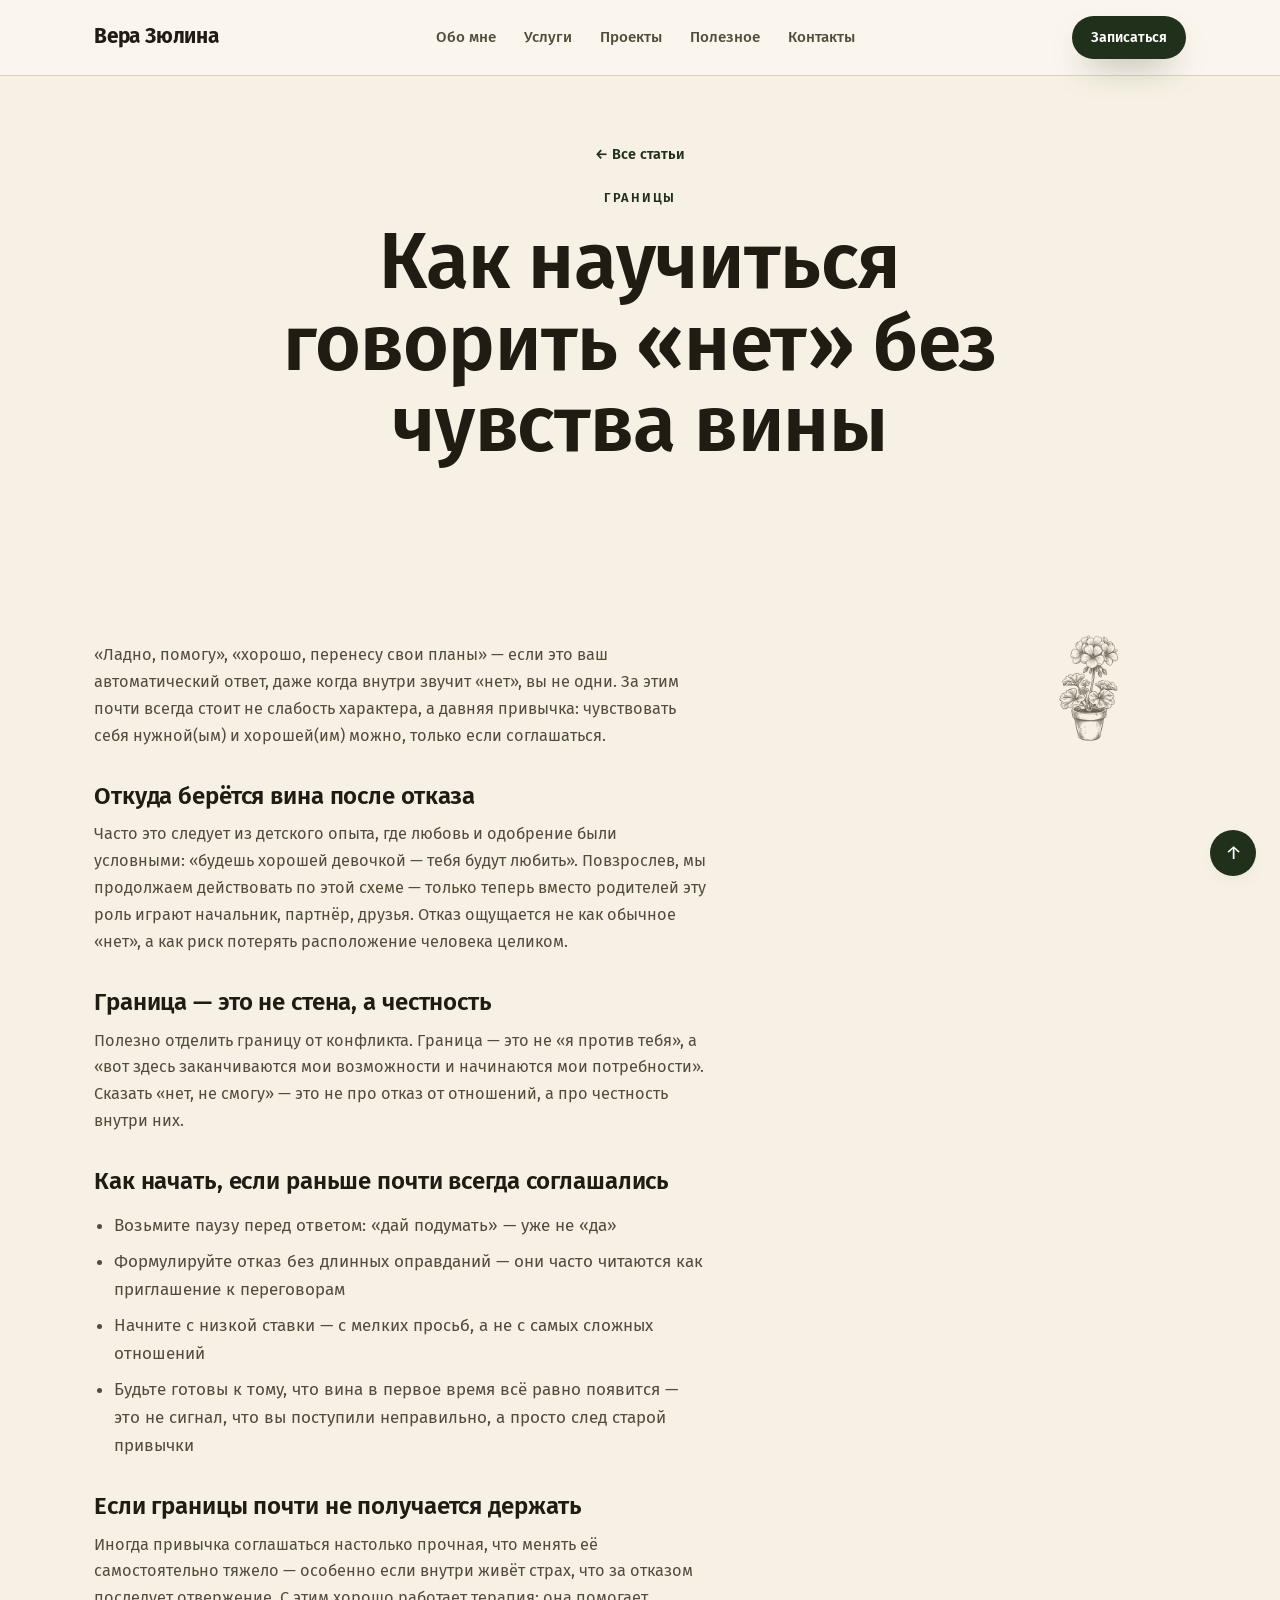
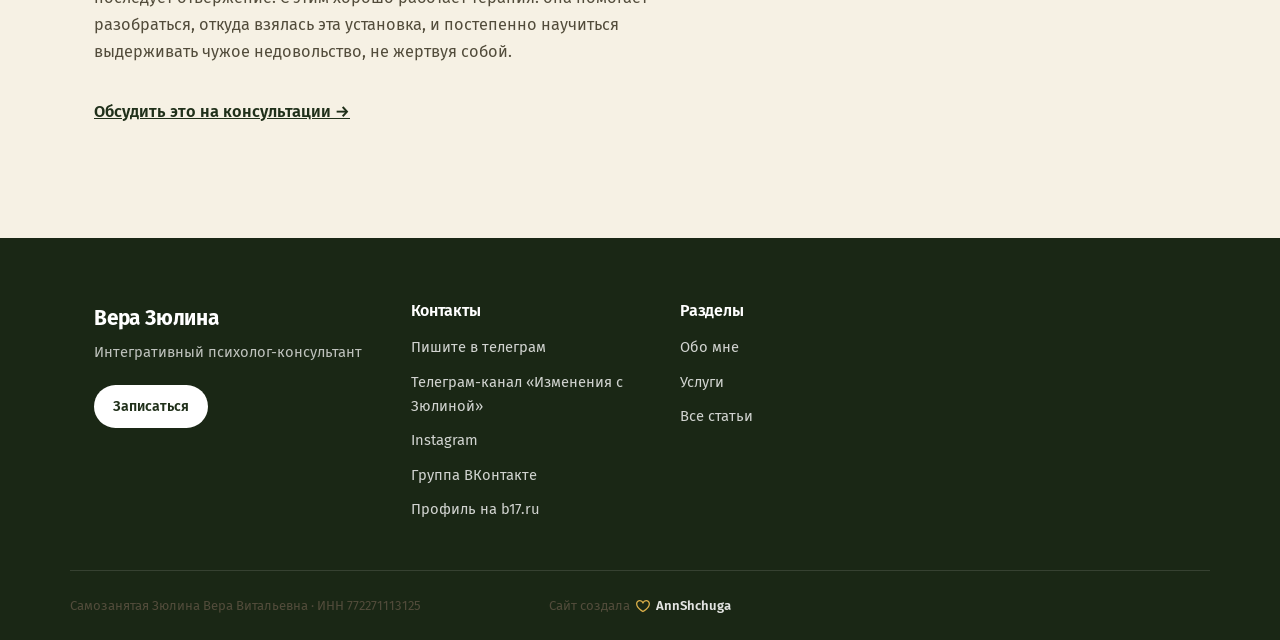
<file: useful/articles/boundaries/index.html>
<!DOCTYPE html>
<html lang="ru">
<head>
<meta charset="UTF-8">
<meta name="viewport" content="width=device-width, initial-scale=1.0">
<title>Как научиться говорить «нет» без чувства вины — Вера Зюлина</title>
<meta name="description" content="Если после отказа накрывает вина — вы не одни. Почему так происходит и как выстраивать границы, не разрушая отношения.">
<link rel="canonical" href="https://annshchuga.github.io/Vera-psycologist/useful/articles/boundaries/">
<meta property="og:type" content="website">
<meta property="og:locale" content="ru_RU">
<meta property="og:site_name" content="Вера Зюлина — психолог">
<meta property="og:title" content="Как научиться говорить «нет» без чувства вины — Вера Зюлина">
<meta property="og:description" content="Если после отказа накрывает вина — вы не одни. Почему так происходит и как выстраивать границы, не разрушая отношения.">
<meta property="og:url" content="https://annshchuga.github.io/Vera-psycologist/useful/articles/boundaries/">
<meta property="og:image" content="https://annshchuga.github.io/Vera-psycologist/img/vera-hero.jpg">
<meta name="twitter:card" content="summary_large_image">
<meta name="twitter:title" content="Как научиться говорить «нет» без чувства вины — Вера Зюлина">
<meta name="twitter:description" content="Если после отказа накрывает вина — вы не одни. Почему так происходит и как выстраивать границы, не разрушая отношения.">
<meta name="twitter:image" content="https://annshchuga.github.io/Vera-psycologist/img/vera-hero.jpg">
<link rel="icon" href="data:image/svg+xml,%3Csvg xmlns='http://www.w3.org/2000/svg' viewBox='0 0 64 64'%3E%3Ccircle cx='32' cy='32' r='32' fill='%23b9c2a7'/%3E%3Ctext x='32' y='42' font-family='Georgia,serif' font-size='26' fill='%233f3629' text-anchor='middle'%3E%D0%92%D0%97%3C/text%3E%3C/svg%3E">
<link rel="preconnect" href="https://fonts.googleapis.com">
<link rel="preconnect" href="https://fonts.gstatic.com" crossorigin>
<link href="https://fonts.googleapis.com/css2?family=Fira+Sans:ital,wght@0,400;0,500;0,600;0,700;0,800;1,400;1,500;1,600&family=Caveat:wght@500;600;700&display=swap" rel="stylesheet">
<link rel="stylesheet" href="../../../css/style.css">
</head>
<body>
<span id="top" aria-hidden="true"></span>

<a class="skip-link" href="#main">Перейти к содержанию</a>

<header class="site-header">
  <div class="wrap header-inner">
    <a class="logo" href="../../../index.html">Вера Зюлина</a>

    <nav class="main-nav" id="mainNav">
      <a href="../../../index.html#about">Обо мне</a>
      <a href="../../../index.html#services">Услуги</a>
      <a href="../../../projects/">Проекты</a>
      <a href="../../">Полезное</a>
      <a href="../../../index.html#contacts">Контакты</a>
    </nav>

    <a class="btn btn-primary btn-small header-cta" href="https://t.me/vera_ziulina" target="_blank" rel="noopener">Записаться</a>

    <button class="nav-toggle" id="navToggle" aria-label="Открыть меню" aria-expanded="false" aria-controls="mainNav">
      <span></span><span></span><span></span>
    </button>
  </div>
</header>

<main id="main">

  <!-- HERO -->
  <section class="hero hero-solo">
    <div class="wrap hero-inner">
      <div class="hero-text">
        <a class="back-link" href="../">← Все статьи</a>
        <p class="eyebrow">Границы</p>
        <h1>Как научиться говорить «нет» без чувства вины</h1>
      </div>
    </div>
  </section>

  <!-- ARTICLE -->
  <section class="section">
    <div class="wrap">
      <img src="../../../img/illustrations/flower.png" alt="" class="section-illustration" aria-hidden="true">
      <div class="article-body">

        <p>
          «Ладно, помогу», «хорошо, перенесу свои планы» — если это ваш
          автоматический ответ, даже когда внутри звучит «нет», вы не
          одни. За этим почти всегда стоит не слабость характера,
          а давняя привычка: чувствовать себя нужной(ым) и хорошей(им)
          можно, только если соглашаться.
        </p>

        <h2>Откуда берётся вина после отказа</h2>
        <p>
          Часто это следует из детского опыта, где любовь и одобрение
          были условными: «будешь хорошей девочкой — тебя будут любить».
          Повзрослев, мы продолжаем действовать по этой схеме — только
          теперь вместо родителей эту роль играют начальник, партнёр,
          друзья. Отказ ощущается не как обычное «нет», а как риск
          потерять расположение человека целиком.
        </p>

        <h2>Граница — это не стена, а честность</h2>
        <p>
          Полезно отделить границу от конфликта. Граница — это не «я
          против тебя», а «вот здесь заканчиваются мои возможности
          и начинаются мои потребности». Сказать «нет, не смогу» — это
          не про отказ от отношений, а про честность внутри них.
        </p>

        <h2>Как начать, если раньше почти всегда соглашались</h2>
        <ul>
          <li>Возьмите паузу перед ответом: «дай подумать» — уже не «да»</li>
          <li>Формулируйте отказ без длинных оправданий — они часто читаются как приглашение к переговорам</li>
          <li>Начните с низкой ставки — с мелких просьб, а не с самых сложных отношений</li>
          <li>Будьте готовы к тому, что вина в первое время всё равно появится — это не сигнал, что вы поступили неправильно, а просто след старой привычки</li>
        </ul>

        <h2>Если границы почти не получается держать</h2>
        <p>
          Иногда привычка соглашаться настолько прочная, что менять её
          самостоятельно тяжело — особенно если внутри живёт страх,
          что за отказом последует отвержение. С этим хорошо работает
          терапия: она помогает разобраться, откуда взялась эта
          установка, и постепенно научиться выдерживать чужое
          недовольство, не жертвуя собой.
        </p>

        <p style="margin-top: 2em;">
          <a href="https://t.me/vera_ziulina" target="_blank" rel="noopener" style="color: var(--sage-deep); font-weight: 600;">Обсудить это на консультации →</a>
        </p>

      </div>
    </div>
  </section>

</main>

<footer class="site-footer">
  <div class="wrap footer-inner">
    <div class="footer-col">
      <p class="logo footer-logo">Вера Зюлина</p>
      <p class="footer-tagline">Интегративный психолог-консультант</p>
      <a class="btn btn-primary btn-small" href="https://t.me/vera_ziulina" target="_blank" rel="noopener">Записаться</a>
    </div>

    <div class="footer-col">
      <h3>Контакты</h3>
      <ul class="footer-links">
        <li><a href="https://t.me/vera_ziulina" target="_blank" rel="noopener">Пишите в телеграм</a></li>
        <li><a href="https://t.me/changes_with_ziulina" target="_blank" rel="noopener">Телеграм-канал «Изменения с Зюлиной»</a></li>
        <li><a href="https://www.instagram.com/vera_ziulina" target="_blank" rel="noopener">Instagram</a></li>
        <li><a href="https://vk.com/vera_ziulina_psy?from=groups" target="_blank" rel="noopener">Группа ВКонтакте</a></li>
        <li><a href="https://www.b17.ru/id880358/?prt=880358" target="_blank" rel="noopener">Профиль на b17.ru</a></li>
      </ul>
    </div>

    <div class="footer-col">
      <h3>Разделы</h3>
      <ul class="footer-links">
        <li><a href="../../../index.html#about">Обо мне</a></li>
        <li><a href="../../../index.html#services">Услуги</a></li>
        <li><a href="../">Все статьи</a></li>
      </ul>
    </div>
  </div>

  <div class="wrap footer-bottom">
    <p>Самозанятая Зюлина Вера Витальевна · ИНН 772271113125</p>
    <p class="footer-signature">Сайт создала <svg class="icon-heart" viewBox="0 0 16 16" fill="currentColor" aria-hidden="true"><path d="m8 14.25.345.666a.75.75 0 0 1-.69 0l-.008-.004-.018-.01a7.152 7.152 0 0 1-.31-.17 22.055 22.055 0 0 1-3.434-2.414C2.045 10.731 0 8.35 0 5.5 0 2.836 2.086 1 4.25 1 5.797 1 7.153 1.802 8 3.02 8.847 1.802 10.203 1 11.75 1 13.914 1 16 2.836 16 5.5c0 2.85-2.045 5.231-3.885 6.818a22.066 22.066 0 0 1-3.744 2.584l-.018.01-.006.003h-.002ZM4.25 2.5c-1.336 0-2.75 1.164-2.75 3 0 2.15 1.58 4.144 3.365 5.682A20.58 20.58 0 0 0 8 13.393a20.58 20.58 0 0 0 3.135-2.211C12.92 9.644 14.5 7.65 14.5 5.5c0-1.836-1.414-3-2.75-3-1.373 0-2.609.986-3.029 2.456a.749.749 0 0 1-1.442 0C6.859 3.486 5.623 2.5 4.25 2.5Z"></path></svg> <a href="https://t.me/AShchuga" target="_blank" rel="noopener">AnnShchuga</a></p>
  </div>
</footer>

<a href="#top" class="back-to-top" aria-label="Наверх">↑</a>

<a href="https://t.me/vera_ziulina" target="_blank" rel="noopener" class="mobile-sticky-cta">Написать в телеграм</a>

<script src="../../../js/main.js"></script>
</body>
</html>
</file>
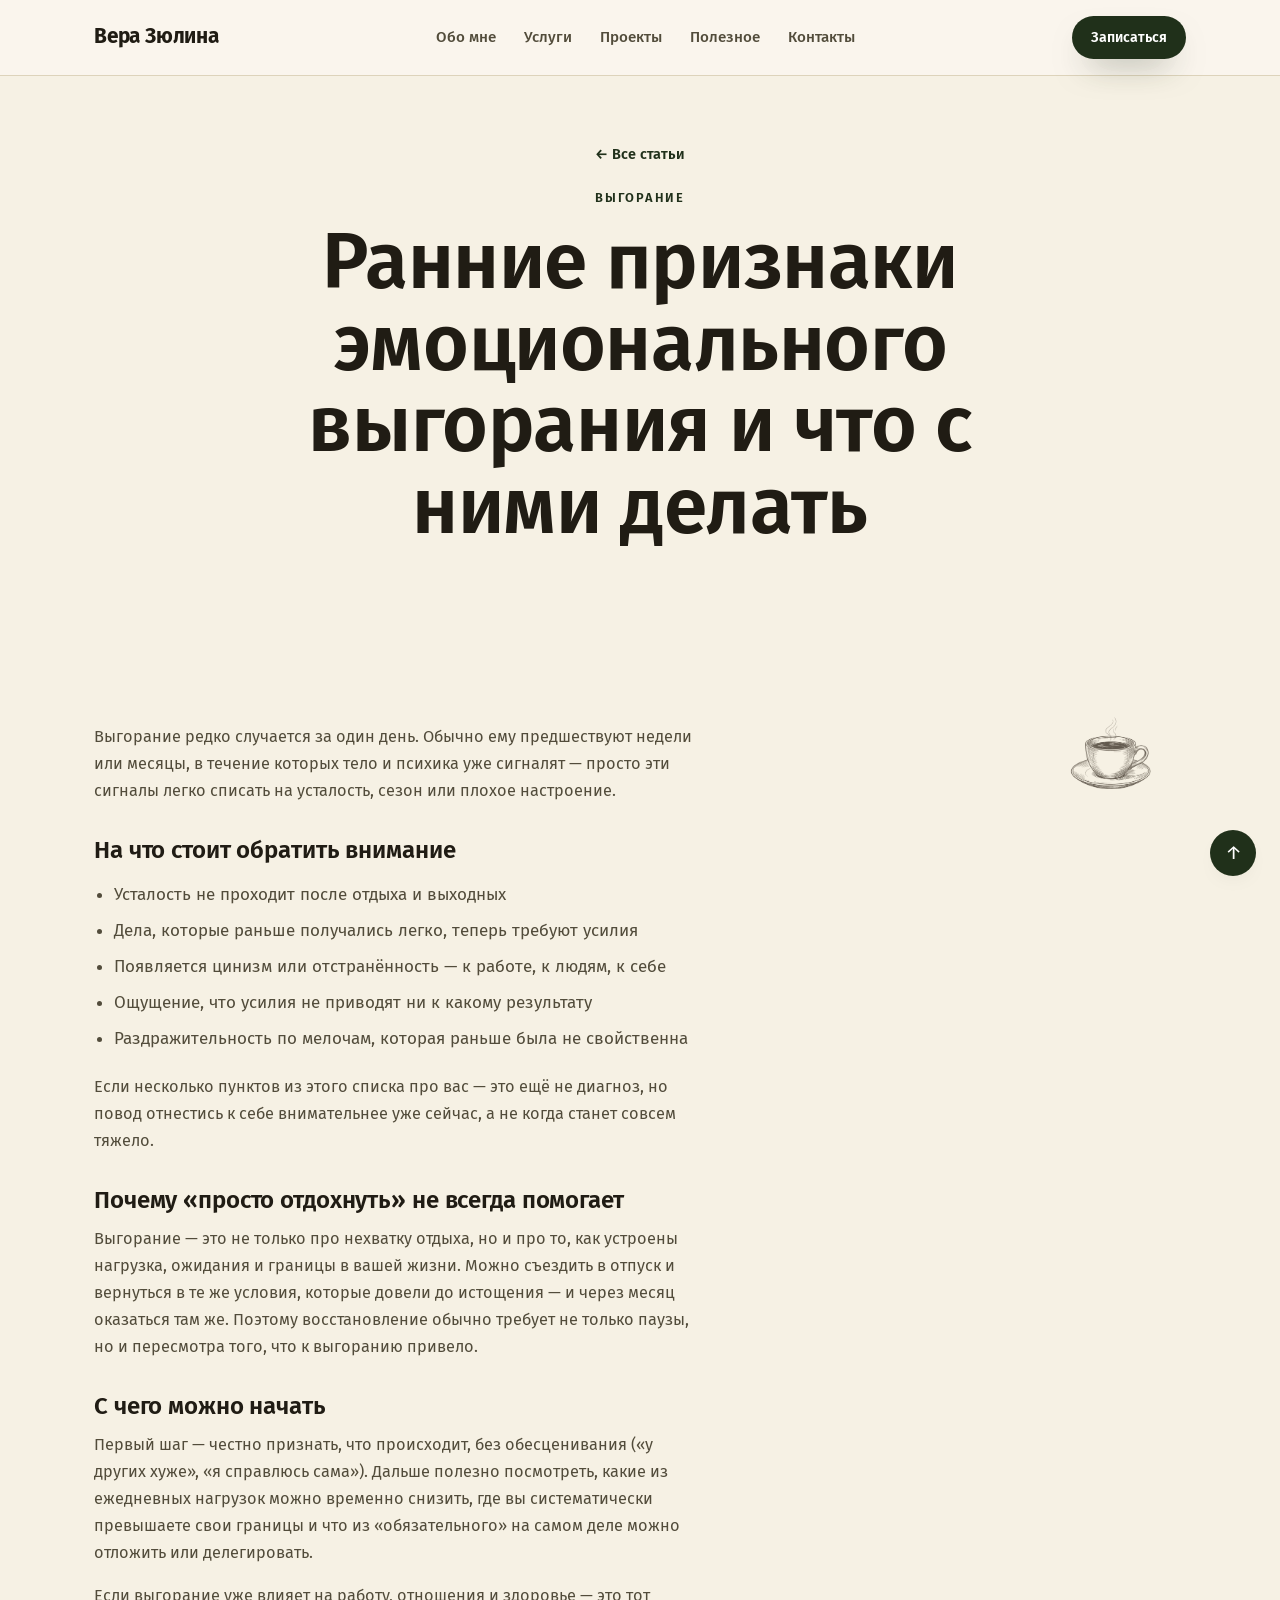
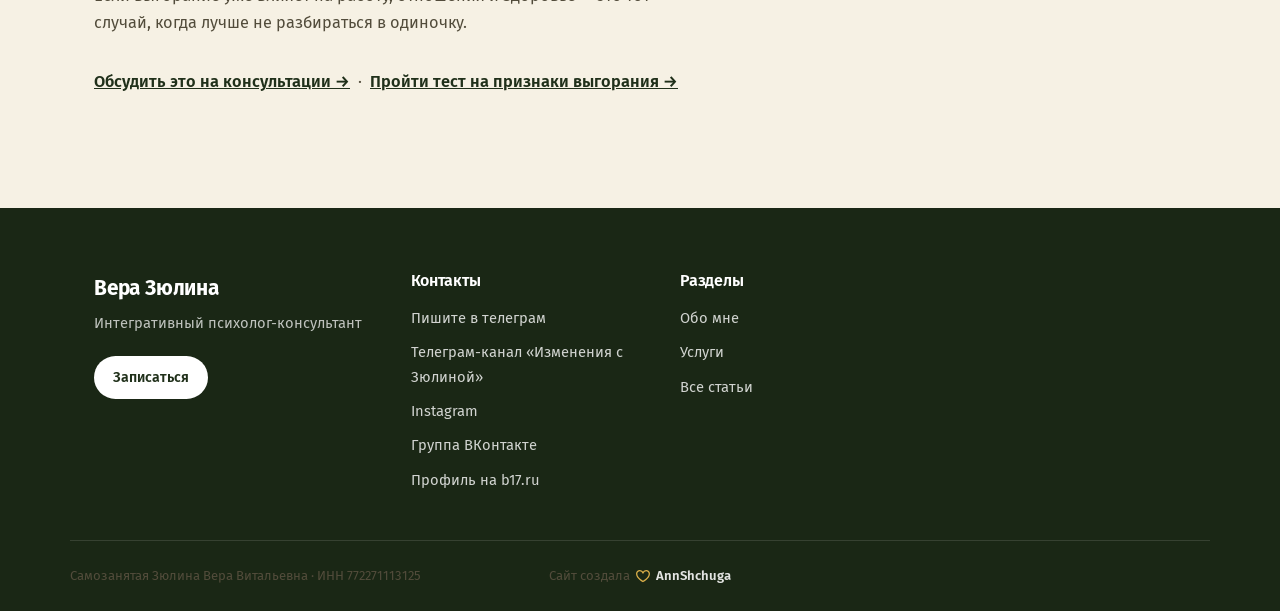
<file: useful/articles/burnout/index.html>
<!DOCTYPE html>
<html lang="ru">
<head>
<meta charset="UTF-8">
<meta name="viewport" content="width=device-width, initial-scale=1.0">
<title>Ранние признаки эмоционального выгорания и что с ними делать — Вера Зюлина</title>
<meta name="description" content="Выгорание редко случается внезапно — ему предшествуют заметные сигналы. Какие это сигналы и с чего начать восстановление.">
<link rel="canonical" href="https://annshchuga.github.io/Vera-psycologist/useful/articles/burnout/">
<meta property="og:type" content="website">
<meta property="og:locale" content="ru_RU">
<meta property="og:site_name" content="Вера Зюлина — психолог">
<meta property="og:title" content="Ранние признаки эмоционального выгорания и что с ними делать — Вера Зюлина">
<meta property="og:description" content="Выгорание редко случается внезапно — ему предшествуют заметные сигналы. Какие это сигналы и с чего начать восстановление.">
<meta property="og:url" content="https://annshchuga.github.io/Vera-psycologist/useful/articles/burnout/">
<meta property="og:image" content="https://annshchuga.github.io/Vera-psycologist/img/vera-hero.jpg">
<meta name="twitter:card" content="summary_large_image">
<meta name="twitter:title" content="Ранние признаки эмоционального выгорания и что с ними делать — Вера Зюлина">
<meta name="twitter:description" content="Выгорание редко случается внезапно — ему предшествуют заметные сигналы. Какие это сигналы и с чего начать восстановление.">
<meta name="twitter:image" content="https://annshchuga.github.io/Vera-psycologist/img/vera-hero.jpg">
<link rel="icon" href="data:image/svg+xml,%3Csvg xmlns='http://www.w3.org/2000/svg' viewBox='0 0 64 64'%3E%3Ccircle cx='32' cy='32' r='32' fill='%23b9c2a7'/%3E%3Ctext x='32' y='42' font-family='Georgia,serif' font-size='26' fill='%233f3629' text-anchor='middle'%3E%D0%92%D0%97%3C/text%3E%3C/svg%3E">
<link rel="preconnect" href="https://fonts.googleapis.com">
<link rel="preconnect" href="https://fonts.gstatic.com" crossorigin>
<link href="https://fonts.googleapis.com/css2?family=Fira+Sans:ital,wght@0,400;0,500;0,600;0,700;0,800;1,400;1,500;1,600&family=Caveat:wght@500;600;700&display=swap" rel="stylesheet">
<link rel="stylesheet" href="../../../css/style.css">
</head>
<body>
<span id="top" aria-hidden="true"></span>

<a class="skip-link" href="#main">Перейти к содержанию</a>

<header class="site-header">
  <div class="wrap header-inner">
    <a class="logo" href="../../../index.html">Вера Зюлина</a>

    <nav class="main-nav" id="mainNav">
      <a href="../../../index.html#about">Обо мне</a>
      <a href="../../../index.html#services">Услуги</a>
      <a href="../../../projects/">Проекты</a>
      <a href="../../">Полезное</a>
      <a href="../../../index.html#contacts">Контакты</a>
    </nav>

    <a class="btn btn-primary btn-small header-cta" href="https://t.me/vera_ziulina" target="_blank" rel="noopener">Записаться</a>

    <button class="nav-toggle" id="navToggle" aria-label="Открыть меню" aria-expanded="false" aria-controls="mainNav">
      <span></span><span></span><span></span>
    </button>
  </div>
</header>

<main id="main">

  <!-- HERO -->
  <section class="hero hero-solo">
    <div class="wrap hero-inner">
      <div class="hero-text">
        <a class="back-link" href="../">← Все статьи</a>
        <p class="eyebrow">Выгорание</p>
        <h1>Ранние признаки эмоционального выгорания и что с ними делать</h1>
      </div>
    </div>
  </section>

  <!-- ARTICLE -->
  <section class="section">
    <div class="wrap">
      <img src="../../../img/illustrations/coffee.png" alt="" class="section-illustration" aria-hidden="true">
      <div class="article-body">

        <p>
          Выгорание редко случается за один день. Обычно ему предшествуют
          недели или месяцы, в течение которых тело и психика уже сигналят —
          просто эти сигналы легко списать на усталость, сезон или плохое
          настроение.
        </p>

        <h2>На что стоит обратить внимание</h2>
        <ul>
          <li>Усталость не проходит после отдыха и выходных</li>
          <li>Дела, которые раньше получались легко, теперь требуют усилия</li>
          <li>Появляется цинизм или отстранённость — к работе, к людям, к себе</li>
          <li>Ощущение, что усилия не приводят ни к какому результату</li>
          <li>Раздражительность по мелочам, которая раньше была не свойственна</li>
        </ul>
        <p>
          Если несколько пунктов из этого списка про вас — это ещё не диагноз,
          но повод отнестись к себе внимательнее уже сейчас, а не когда
          станет совсем тяжело.
        </p>

        <h2>Почему «просто отдохнуть» не всегда помогает</h2>
        <p>
          Выгорание — это не только про нехватку отдыха, но и про то, как
          устроены нагрузка, ожидания и границы в вашей жизни. Можно
          съездить в отпуск и вернуться в те же условия, которые довели
          до истощения — и через месяц оказаться там же. Поэтому
          восстановление обычно требует не только паузы, но и пересмотра
          того, что к выгоранию привело.
        </p>

        <h2>С чего можно начать</h2>
        <p>
          Первый шаг — честно признать, что происходит, без обесценивания
          («у других хуже», «я справлюсь сама»). Дальше полезно посмотреть,
          какие из ежедневных нагрузок можно временно снизить, где вы
          систематически превышаете свои границы и что из «обязательного»
          на самом деле можно отложить или делегировать.
        </p>
        <p>
          Если выгорание уже влияет на работу, отношения и здоровье —
          это тот случай, когда лучше не разбираться в одиночку.
        </p>

        <p style="margin-top: 2em;">
          <a href="https://t.me/vera_ziulina" target="_blank" rel="noopener" style="color: var(--sage-deep); font-weight: 600;">Обсудить это на консультации →</a>
          &nbsp;·&nbsp;
          <a href="../../tests/" style="color: var(--sage-deep); font-weight: 600;">Пройти тест на признаки выгорания →</a>
        </p>

      </div>
    </div>
  </section>

</main>

<footer class="site-footer">
  <div class="wrap footer-inner">
    <div class="footer-col">
      <p class="logo footer-logo">Вера Зюлина</p>
      <p class="footer-tagline">Интегративный психолог-консультант</p>
      <a class="btn btn-primary btn-small" href="https://t.me/vera_ziulina" target="_blank" rel="noopener">Записаться</a>
    </div>

    <div class="footer-col">
      <h3>Контакты</h3>
      <ul class="footer-links">
        <li><a href="https://t.me/vera_ziulina" target="_blank" rel="noopener">Пишите в телеграм</a></li>
        <li><a href="https://t.me/changes_with_ziulina" target="_blank" rel="noopener">Телеграм-канал «Изменения с Зюлиной»</a></li>
        <li><a href="https://www.instagram.com/vera_ziulina" target="_blank" rel="noopener">Instagram</a></li>
        <li><a href="https://vk.com/vera_ziulina_psy?from=groups" target="_blank" rel="noopener">Группа ВКонтакте</a></li>
        <li><a href="https://www.b17.ru/id880358/?prt=880358" target="_blank" rel="noopener">Профиль на b17.ru</a></li>
      </ul>
    </div>

    <div class="footer-col">
      <h3>Разделы</h3>
      <ul class="footer-links">
        <li><a href="../../../index.html#about">Обо мне</a></li>
        <li><a href="../../../index.html#services">Услуги</a></li>
        <li><a href="../">Все статьи</a></li>
      </ul>
    </div>
  </div>

  <div class="wrap footer-bottom">
    <p>Самозанятая Зюлина Вера Витальевна · ИНН 772271113125</p>
    <p class="footer-signature">Сайт создала <svg class="icon-heart" viewBox="0 0 16 16" fill="currentColor" aria-hidden="true"><path d="m8 14.25.345.666a.75.75 0 0 1-.69 0l-.008-.004-.018-.01a7.152 7.152 0 0 1-.31-.17 22.055 22.055 0 0 1-3.434-2.414C2.045 10.731 0 8.35 0 5.5 0 2.836 2.086 1 4.25 1 5.797 1 7.153 1.802 8 3.02 8.847 1.802 10.203 1 11.75 1 13.914 1 16 2.836 16 5.5c0 2.85-2.045 5.231-3.885 6.818a22.066 22.066 0 0 1-3.744 2.584l-.018.01-.006.003h-.002ZM4.25 2.5c-1.336 0-2.75 1.164-2.75 3 0 2.15 1.58 4.144 3.365 5.682A20.58 20.58 0 0 0 8 13.393a20.58 20.58 0 0 0 3.135-2.211C12.92 9.644 14.5 7.65 14.5 5.5c0-1.836-1.414-3-2.75-3-1.373 0-2.609.986-3.029 2.456a.749.749 0 0 1-1.442 0C6.859 3.486 5.623 2.5 4.25 2.5Z"></path></svg> <a href="https://t.me/AShchuga" target="_blank" rel="noopener">AnnShchuga</a></p>
  </div>
</footer>

<a href="#top" class="back-to-top" aria-label="Наверх">↑</a>

<a href="https://t.me/vera_ziulina" target="_blank" rel="noopener" class="mobile-sticky-cta">Написать в телеграм</a>

<script src="../../../js/main.js"></script>
</body>
</html>
</file>
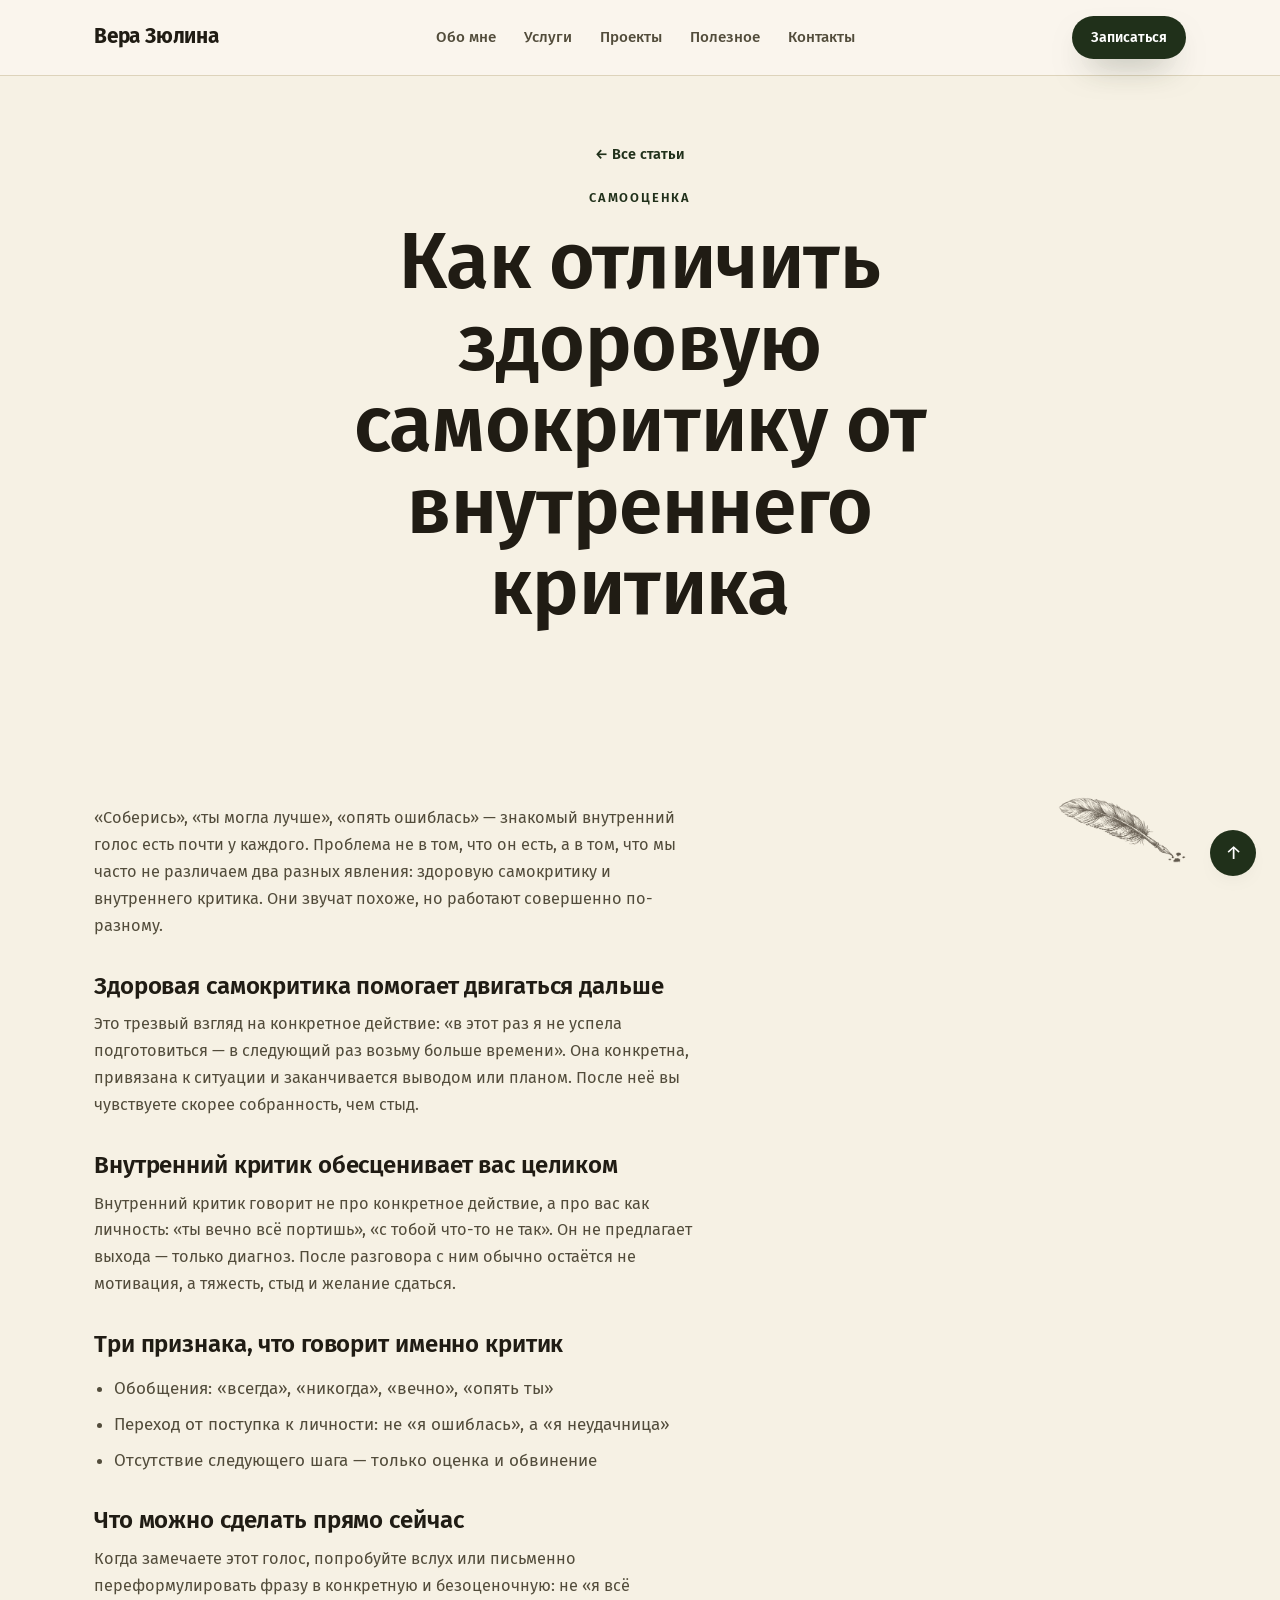
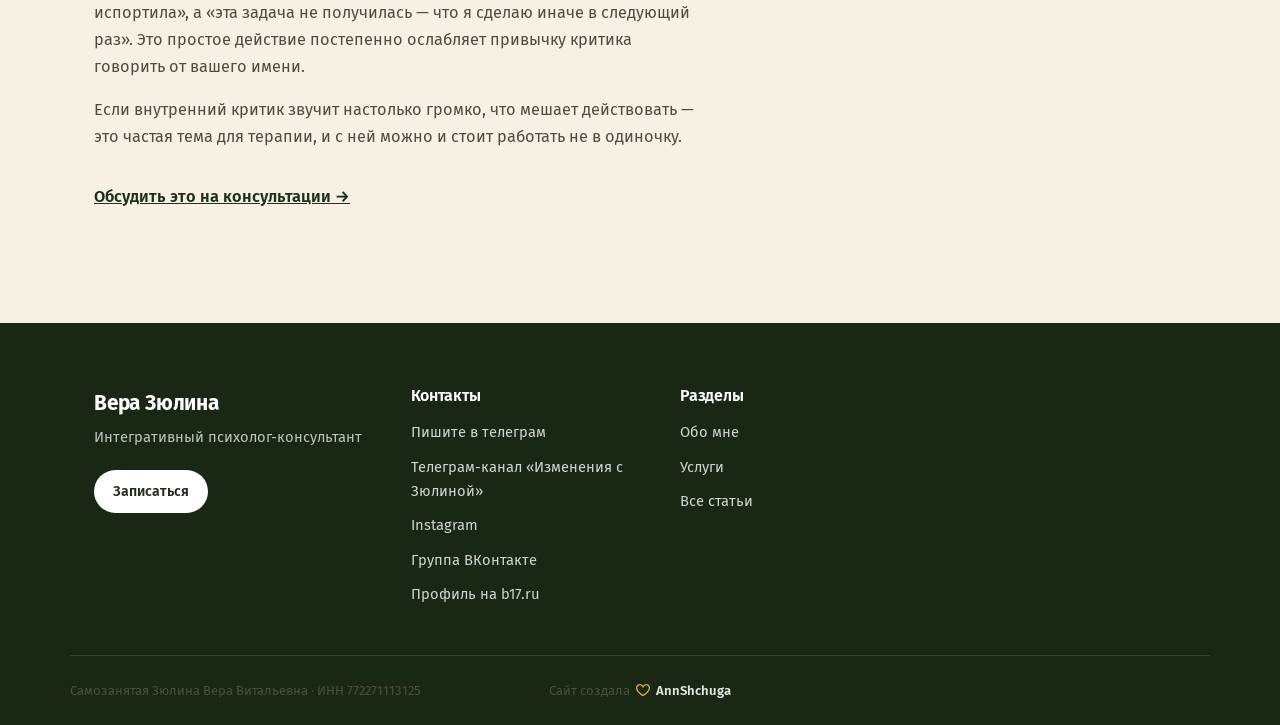
<file: useful/articles/inner-critic/index.html>
<!DOCTYPE html>
<html lang="ru">
<head>
<meta charset="UTF-8">
<meta name="viewport" content="width=device-width, initial-scale=1.0">
<title>Как отличить здоровую самокритику от внутреннего критика — Вера Зюлина</title>
<meta name="description" content="Самокритика помогает расти, а внутренний критик — истощает. Разбираемся, где проходит граница.">
<link rel="canonical" href="https://annshchuga.github.io/Vera-psycologist/useful/articles/inner-critic/">
<meta property="og:type" content="website">
<meta property="og:locale" content="ru_RU">
<meta property="og:site_name" content="Вера Зюлина — психолог">
<meta property="og:title" content="Как отличить здоровую самокритику от внутреннего критика — Вера Зюлина">
<meta property="og:description" content="Самокритика помогает расти, а внутренний критик — истощает. Разбираемся, где проходит граница.">
<meta property="og:url" content="https://annshchuga.github.io/Vera-psycologist/useful/articles/inner-critic/">
<meta property="og:image" content="https://annshchuga.github.io/Vera-psycologist/img/vera-hero.jpg">
<meta name="twitter:card" content="summary_large_image">
<meta name="twitter:title" content="Как отличить здоровую самокритику от внутреннего критика — Вера Зюлина">
<meta name="twitter:description" content="Самокритика помогает расти, а внутренний критик — истощает. Разбираемся, где проходит граница.">
<meta name="twitter:image" content="https://annshchuga.github.io/Vera-psycologist/img/vera-hero.jpg">
<link rel="icon" href="data:image/svg+xml,%3Csvg xmlns='http://www.w3.org/2000/svg' viewBox='0 0 64 64'%3E%3Ccircle cx='32' cy='32' r='32' fill='%23b9c2a7'/%3E%3Ctext x='32' y='42' font-family='Georgia,serif' font-size='26' fill='%233f3629' text-anchor='middle'%3E%D0%92%D0%97%3C/text%3E%3C/svg%3E">
<link rel="preconnect" href="https://fonts.googleapis.com">
<link rel="preconnect" href="https://fonts.gstatic.com" crossorigin>
<link href="https://fonts.googleapis.com/css2?family=Fira+Sans:ital,wght@0,400;0,500;0,600;0,700;0,800;1,400;1,500;1,600&family=Caveat:wght@500;600;700&display=swap" rel="stylesheet">
<link rel="stylesheet" href="../../../css/style.css">
</head>
<body>
<span id="top" aria-hidden="true"></span>

<a class="skip-link" href="#main">Перейти к содержанию</a>

<header class="site-header">
  <div class="wrap header-inner">
    <a class="logo" href="../../../index.html">Вера Зюлина</a>

    <nav class="main-nav" id="mainNav">
      <a href="../../../index.html#about">Обо мне</a>
      <a href="../../../index.html#services">Услуги</a>
      <a href="../../../projects/">Проекты</a>
      <a href="../../">Полезное</a>
      <a href="../../../index.html#contacts">Контакты</a>
    </nav>

    <a class="btn btn-primary btn-small header-cta" href="https://t.me/vera_ziulina" target="_blank" rel="noopener">Записаться</a>

    <button class="nav-toggle" id="navToggle" aria-label="Открыть меню" aria-expanded="false" aria-controls="mainNav">
      <span></span><span></span><span></span>
    </button>
  </div>
</header>

<main id="main">

  <!-- HERO -->
  <section class="hero hero-solo">
    <div class="wrap hero-inner">
      <div class="hero-text">
        <a class="back-link" href="../">← Все статьи</a>
        <p class="eyebrow">Самооценка</p>
        <h1>Как отличить здоровую самокритику от внутреннего критика</h1>
      </div>
    </div>
  </section>

  <!-- ARTICLE -->
  <section class="section">
    <div class="wrap">
      <img src="../../../img/illustrations/quill.png" alt="" class="section-illustration" aria-hidden="true">
      <div class="article-body">

        <p>
          «Соберись», «ты могла лучше», «опять ошиблась» — знакомый внутренний
          голос есть почти у каждого. Проблема не в том, что он есть, а в том,
          что мы часто не различаем два разных явления: здоровую самокритику
          и внутреннего критика. Они звучат похоже, но работают совершенно
          по-разному.
        </p>

        <h2>Здоровая самокритика помогает двигаться дальше</h2>
        <p>
          Это трезвый взгляд на конкретное действие: «в этот раз я не успела
          подготовиться — в следующий раз возьму больше времени». Она
          конкретна, привязана к ситуации и заканчивается выводом или планом.
          После неё вы чувствуете скорее собранность, чем стыд.
        </p>

        <h2>Внутренний критик обесценивает вас целиком</h2>
        <p>
          Внутренний критик говорит не про конкретное действие, а про вас как
          личность: «ты вечно всё портишь», «с тобой что-то не так». Он не
          предлагает выхода — только диагноз. После разговора с ним обычно
          остаётся не мотивация, а тяжесть, стыд и желание сдаться.
        </p>

        <h2>Три признака, что говорит именно критик</h2>
        <ul>
          <li>Обобщения: «всегда», «никогда», «вечно», «опять ты»</li>
          <li>Переход от поступка к личности: не «я ошиблась», а «я неудачница»</li>
          <li>Отсутствие следующего шага — только оценка и обвинение</li>
        </ul>

        <h2>Что можно сделать прямо сейчас</h2>
        <p>
          Когда замечаете этот голос, попробуйте вслух или письменно
          переформулировать фразу в конкретную и безоценочную: не «я всё
          испортила», а «эта задача не получилась — что я сделаю иначе
          в следующий раз». Это простое действие постепенно ослабляет
          привычку критика говорить от вашего имени.
        </p>
        <p>
          Если внутренний критик звучит настолько громко, что мешает
          действовать — это частая тема для терапии, и с ней можно
          и стоит работать не в одиночку.
        </p>

        <p style="margin-top: 2em;">
          <a href="https://t.me/vera_ziulina" target="_blank" rel="noopener" style="color: var(--sage-deep); font-weight: 600;">Обсудить это на консультации →</a>
        </p>

      </div>
    </div>
  </section>

</main>

<footer class="site-footer">
  <div class="wrap footer-inner">
    <div class="footer-col">
      <p class="logo footer-logo">Вера Зюлина</p>
      <p class="footer-tagline">Интегративный психолог-консультант</p>
      <a class="btn btn-primary btn-small" href="https://t.me/vera_ziulina" target="_blank" rel="noopener">Записаться</a>
    </div>

    <div class="footer-col">
      <h3>Контакты</h3>
      <ul class="footer-links">
        <li><a href="https://t.me/vera_ziulina" target="_blank" rel="noopener">Пишите в телеграм</a></li>
        <li><a href="https://t.me/changes_with_ziulina" target="_blank" rel="noopener">Телеграм-канал «Изменения с Зюлиной»</a></li>
        <li><a href="https://www.instagram.com/vera_ziulina" target="_blank" rel="noopener">Instagram</a></li>
        <li><a href="https://vk.com/vera_ziulina_psy?from=groups" target="_blank" rel="noopener">Группа ВКонтакте</a></li>
        <li><a href="https://www.b17.ru/id880358/?prt=880358" target="_blank" rel="noopener">Профиль на b17.ru</a></li>
      </ul>
    </div>

    <div class="footer-col">
      <h3>Разделы</h3>
      <ul class="footer-links">
        <li><a href="../../../index.html#about">Обо мне</a></li>
        <li><a href="../../../index.html#services">Услуги</a></li>
        <li><a href="../">Все статьи</a></li>
      </ul>
    </div>
  </div>

  <div class="wrap footer-bottom">
    <p>Самозанятая Зюлина Вера Витальевна · ИНН 772271113125</p>
    <p class="footer-signature">Сайт создала <svg class="icon-heart" viewBox="0 0 16 16" fill="currentColor" aria-hidden="true"><path d="m8 14.25.345.666a.75.75 0 0 1-.69 0l-.008-.004-.018-.01a7.152 7.152 0 0 1-.31-.17 22.055 22.055 0 0 1-3.434-2.414C2.045 10.731 0 8.35 0 5.5 0 2.836 2.086 1 4.25 1 5.797 1 7.153 1.802 8 3.02 8.847 1.802 10.203 1 11.75 1 13.914 1 16 2.836 16 5.5c0 2.85-2.045 5.231-3.885 6.818a22.066 22.066 0 0 1-3.744 2.584l-.018.01-.006.003h-.002ZM4.25 2.5c-1.336 0-2.75 1.164-2.75 3 0 2.15 1.58 4.144 3.365 5.682A20.58 20.58 0 0 0 8 13.393a20.58 20.58 0 0 0 3.135-2.211C12.92 9.644 14.5 7.65 14.5 5.5c0-1.836-1.414-3-2.75-3-1.373 0-2.609.986-3.029 2.456a.749.749 0 0 1-1.442 0C6.859 3.486 5.623 2.5 4.25 2.5Z"></path></svg> <a href="https://t.me/AShchuga" target="_blank" rel="noopener">AnnShchuga</a></p>
  </div>
</footer>

<a href="#top" class="back-to-top" aria-label="Наверх">↑</a>

<a href="https://t.me/vera_ziulina" target="_blank" rel="noopener" class="mobile-sticky-cta">Написать в телеграм</a>

<script src="../../../js/main.js"></script>
</body>
</html>
</file>
<file: css/style.css>
/* ---------- Tokens ---------- */
:root{
  /* Classic beige + soft pine green + butter — per Vera's own brief,
     WCAG-checked palette (ink on bg ~15:1, pine on bg ~9.2:1). */
  --cream: #f6f1e4;
  --beige: #ece1c7;
  --beige-deep: #cfc6af;
  /* --sage / --sage-deep: base site accent — soft pine green.
     Kept the variable names to avoid touching every usage; project pages
     (brunch/unpack/money) override these locally with their own accent. */
  --sage: #33452b;
  --sage-deep: #20301a;
  --butter: #d9ae49;
  --ink: #201c14;
  --ink-soft: #524c3b;
  --line: #ddd3bb;
  --white: #ffffff;

  --font-display: 'Fira Sans', -apple-system, BlinkMacSystemFont, 'Segoe UI', sans-serif;
  --font-body: 'Fira Sans', -apple-system, BlinkMacSystemFont, 'Segoe UI', sans-serif;
  --font-accent: 'Caveat', cursive;

  /* Crisper, smaller radius scale — cards read as tight rectangles with
     pill-shaped buttons, not uniform soft blobs. */
  --radius: 20px;
  --radius-sm: 12px;
  --shadow: 0 8px 24px -14px rgba(32, 28, 20, 0.22);
  --container: 1140px;

  /* Pastel "wash" tied to each page's own accent (--sage), not a fixed
     color — brunch/unpack/money override --sage locally, so their washes
     recolor automatically instead of needing per-page overrides. */
  --wash: color-mix(in srgb, var(--sage) 32%, white);
  --wash-deep: color-mix(in srgb, var(--sage) 48%, white);
  --cta-shadow: 0 16px 34px -16px color-mix(in srgb, var(--sage-deep) 65%, transparent);
}

*{ box-sizing: border-box; }
html{ scroll-behavior: smooth; }

/* Calm scroll-reveal — fade + slide up once, no bounce, no repeat.
   .reveal is added by JS only when IntersectionObserver is supported
   and the visitor hasn't asked for reduced motion. */
.reveal{
  opacity: 0;
  transform: translateY(12px);
  transition: opacity 0.35s ease, transform 0.35s ease;
}
.reveal-visible{
  opacity: 1;
  transform: none;
}
@media (prefers-reduced-motion: reduce){
  .reveal{ opacity: 1; transform: none; transition: none; }
}

body{
  margin:0;
  background: var(--cream);
  color: var(--ink);
  font-family: var(--font-body);
  font-size: 17px;
  line-height: 1.65;
  -webkit-font-smoothing: antialiased;
}

h1,h2,h3{
  font-family: var(--font-display);
  font-weight: 600;
  color: var(--ink);
  margin: 0 0 0.5em;
  line-height: 1.08;
  letter-spacing: -0.005em;
}

h2{ font-size: clamp(2.1rem, 3.8vw, 3.1rem); }
h3{ font-size: 1.3rem; }

/* The system's signature move: one word in a heading set in italic
   for editorial emphasis — pairs with the roman weight around it. */
em.accent-italic{
  font-style: italic;
  font-weight: 500;
}

p{ margin: 0 0 1em; color: var(--ink-soft); }

a{ color: inherit; }

img{ max-width: 100%; display:block; }

.wrap{
  max-width: var(--container);
  margin: 0 auto;
  padding: 0 24px;
}

.skip-link{
  position:absolute; left:-999px; top:auto;
  background:var(--sage-deep); color:#fff; padding:10px 16px; border-radius:8px; z-index:200;
}
.skip-link:focus{ left:16px; top:16px; }

/* ---------- Buttons ---------- */
.btn{
  display:inline-flex; align-items:center; justify-content:center;
  padding: 14px 28px;
  border-radius: 999px;
  font-family: var(--font-body);
  font-weight: 600;
  font-size: 0.98rem;
  text-decoration:none;
  border: 1px solid transparent;
  cursor:pointer;
  transition: transform .15s ease, box-shadow .15s ease, background .15s ease, color .15s ease;
  white-space: nowrap;
}
.btn:hover{ transform: translateY(-2px); }

.btn-primary{
  background: var(--sage-deep);
  color: #fff;
  box-shadow: var(--cta-shadow);
}
.btn-primary:hover{ filter: brightness(1.08); }

.btn-ghost{
  background: transparent;
  color: var(--ink);
  border-color: var(--line);
}
.btn-ghost:hover{ background: var(--beige); }

.btn-outline{
  background: transparent;
  color: var(--sage-deep);
  border-color: var(--sage-deep);
}
.btn-outline:hover{ background: var(--sage-deep); color: #fff; }

.btn-small{ padding: 9px 18px; font-size: 0.88rem; }
.btn-large{ padding: 17px 36px; font-size: 1.05rem; }

/* ---------- Header ---------- */
.site-header{
  position: sticky; top:0; z-index: 100;
  background: rgba(250, 246, 238, 0.92);
  backdrop-filter: blur(8px);
  border-bottom: 1px solid var(--line);
}
.header-inner{
  display:flex; align-items:center; justify-content:space-between;
  padding: 16px 24px;
  gap: 20px;
}
.logo{
  font-family: var(--font-display);
  font-size: 1.3rem;
  font-weight: 700;
  text-decoration:none;
  color: var(--ink);
  letter-spacing: -0.01em;
}
.main-nav{
  display:flex; gap: 28px;
  flex: 1;
  justify-content:center;
}
.main-nav a{
  text-decoration:none;
  color: var(--ink-soft);
  font-size: 0.95rem;
  font-weight: 500;
  transition: color .15s ease;
}
.main-nav a:hover{ color: var(--sage-deep); }

.nav-toggle{
  display:none;
  flex-direction:column;
  gap:5px;
  background:none; border:none; cursor:pointer;
  padding: 6px;
}
.nav-toggle span{
  width: 22px; height: 2px; background: var(--ink);
  transition: transform .2s ease, opacity .2s ease;
}

/* ---------- Hero ---------- */
.hero{
  padding-top: 64px;
  overflow: hidden;
}
.hero-inner{
  display:grid;
  grid-template-columns: 1.1fr 0.9fr;
  align-items:center;
  gap: 48px;
  padding-bottom: 56px;
}
.eyebrow{
  text-transform: uppercase;
  letter-spacing: 0.14em;
  font-size: 0.8rem;
  font-weight: 600;
  color: var(--sage-deep);
  margin-bottom: 14px;
}
.hero h1{
  font-size: clamp(2.9rem, 6.6vw, 4.9rem);
  line-height: 1.04;
  letter-spacing: -0.005em;
  margin-bottom: 0.2em;
}
.hero-subtitle{
  font-family: var(--font-accent);
  font-weight: 700;
  font-size: 1.7rem;
  color: var(--sage-deep);
  margin-bottom: 0.3em;
}
.hero-lead{
  font-size: 1.2rem;
  color: var(--ink-soft);
  max-width: 46ch;
  margin-bottom: 1.6em;
}
.word-strike{
  text-decoration: line-through;
  text-decoration-color: var(--sage-deep);
  text-decoration-thickness: 2px;
  opacity: 0.5;
}
.word-handwritten{
  font-family: var(--font-accent);
  font-weight: 700;
  font-size: 1.3em;
  color: var(--sage-deep);
  margin-left: 0.1em;
}
.hero-micro{
  font-family: var(--font-accent);
  font-weight: 600;
  font-size: 1.35rem;
  color: var(--sage-deep);
  margin-top: 0.6em;
  margin-bottom: 0;
}
.hero-actions{
  display:flex; flex-wrap:wrap; gap: 14px;
}

.hero-visual{
  position:relative;
  display:flex; align-items:center; justify-content:center;
  min-height: 380px;
}
.hero-blob{
  display:none;
}
.hero-photo-frame{
  position:relative;
  width: 320px; height: 380px;
  border-radius: var(--radius);
  background: var(--beige-deep);
  box-shadow: var(--shadow);
  overflow:hidden;
}
.hero-photo-placeholder{
  font-family: var(--font-accent);
  color: var(--ink-soft);
  font-size: 1.4rem;
}
.hero-photo{
  width: 100%; height: 100%;
  object-fit: cover;
}

.trust-strip{
  background: var(--sage-deep);
  color: #fff;
  padding: 28px 0;
}
.trust-inner{
  display:flex; flex-wrap:wrap; row-gap: 20px; column-gap: 48px;
  align-items:center; justify-content:center;
}
.trust-inner span:not(.dot):not(.stat-num):not(.stat-label){
  background: rgba(255,255,255,0.14);
  padding: 8px 18px;
  border-radius: 999px;
  font-size: 0.88rem;
  font-weight: 600;
  white-space: nowrap;
}
.trust-inner .dot{ display:none; }

.stat-item{
  display:flex; flex-direction:column; align-items:center; text-align:center;
  background: rgba(255,255,255,0.14);
  border-radius: var(--radius-sm);
  padding: 14px 28px;
}
.stat-num{
  font-family: var(--font-display);
  font-size: 2.3rem;
  font-weight: 700;
  line-height: 1;
  color: #fff;
}
.trust-inner span.stat-label{
  margin-top: 4px;
  font-size: 0.78rem;
  font-weight: 600;
  letter-spacing: 0.01em;
  color: rgba(255,255,255,0.75);
  max-width: 190px;
  white-space: normal;
}
.trust-credentials{
  display:flex; flex-basis: 100%; flex-direction:row; flex-wrap:wrap;
  gap: 10px; align-items:center; justify-content:center;
}
.trust-credentials span{
  background: rgba(255,255,255,0.14);
  padding: 6px 14px;
  border-radius: 999px;
  font-size: 0.78rem;
  font-weight: 600;
  white-space: nowrap;
}

/* ---------- Light "editorial" sections w/ drifting particle accent ----------
   Reference (Bortnyak) runs these black bg / white text / orange accent;
   per brief we invert the whole scheme into our own palette:
   black→light surface, white→ink text, orange→sage-deep (green). */
.particle-bg{ position:relative; }
.particle-canvas{
  position:absolute; inset:0;
  width:100%; height:100%;
  pointer-events:none;
  z-index:0;
}

.hero-accent{
  position:relative;
  background: var(--beige);
  color: var(--ink);
  overflow:hidden;
}
.hero-accent .hero-inner,
.hero-accent .trust-strip{ position:relative; z-index:1; }
.hero-accent .eyebrow{ color: var(--sage-deep); }
.hero-accent .hero-subtitle{ color: var(--sage-deep); }
.hero-accent .hero-lead{ color: var(--ink-soft); }
.hero-accent .word-strike{ text-decoration-color: var(--sage-deep); }
.hero-accent .word-handwritten{ color: var(--sage-deep); }
.hero-accent .hero-micro{ color: var(--sage-deep); }
.hero-accent .btn-primary{
  background: var(--sage-deep);
  color: #fff;
  box-shadow: var(--cta-shadow);
}
.hero-accent .btn-ghost{ color: var(--ink); border-color: var(--beige-deep); }
.hero-accent .btn-ghost:hover{ background: var(--cream); }
.hero-accent .hero-photo-frame{
  box-shadow: var(--shadow);
}
.hero-photo-bw{
  filter: grayscale(1) contrast(1.05);
}

/* "Обо мне в цифрах" treatment — thin oversized numbers, no card chrome.
   Only the two real numeric facts get the big-number style; credentials
   stay as plain pills since they aren't numbers. */
.hero-accent .trust-strip{
  background: transparent;
  border-top: 1px solid var(--beige-deep);
  padding: 44px 0 36px;
}
.hero-accent .trust-inner{ column-gap: 64px; }
.hero-accent .stat-item{ background: none; padding: 0; }
.hero-accent .stat-num{
  font-weight: 300;
  font-size: 3.2rem;
  color: var(--sage-deep);
  position:relative;
  padding-bottom: 12px;
}
.hero-accent .stat-num::after{
  content:'';
  position:absolute; left:50%; bottom:0;
  transform: translateX(-50%);
  width: 36px; height:2px;
  background: var(--butter);
}
.hero-accent .trust-inner span.stat-label{ color: var(--ink-soft); }
.hero-accent .trust-credentials span{
  background: var(--cream);
  color: var(--ink);
}

.hero-solo .hero-inner{
  grid-template-columns: 1fr;
  text-align: center;
  padding-bottom: 64px;
}
.hero-solo .hero-text{ max-width: 720px; margin: 0 auto; }
.hero-solo .hero-lead{ margin-left: auto; margin-right: auto; }
.hero-solo .hero-actions{ justify-content: center; }

.back-link{
  display:inline-flex; align-items:center; gap: 6px;
  font-size: 0.9rem; font-weight: 600;
  color: var(--sage-deep); text-decoration:none;
  margin-bottom: 20px;
}
.back-link:hover{ text-decoration: underline; }

.includes-grid{
  display:grid;
  grid-template-columns: repeat(2, 1fr);
  gap: 16px;
  margin: 0 0 2.4em;
  counter-reset: method;
}
.includes-grid .method-card{ padding: 22px 26px; }

/* ---------- Sections ---------- */
.section{ padding: 96px 0; }
.section-alt{ background: var(--wash); }
.section-eyebrow{
  text-transform: uppercase;
  letter-spacing: 0.14em;
  font-size: 0.8rem;
  font-weight: 600;
  color: var(--sage-deep);
  margin-bottom: 12px;
}
.section-eyebrow::before{
  content: "";
  display: inline-block;
  width: 32px;
  height: 2px;
  margin-right: 10px;
  margin-bottom: 3px;
  background: var(--sage);
  vertical-align: middle;
}
.section-illustration{
  width: 76px;
  height: auto;
  opacity: 0.82;
  margin-bottom: 18px;
}
@media (min-width: 720px){
  .section-illustration{
    float: right;
    width: 128px;
    margin: -8px 0 20px 32px;
  }
}
.section-lead{
  font-size: 1.1rem;
  max-width: 60ch;
  margin-bottom: 2.4em;
}

/* ---------- About ---------- */
.about-grid{
  display:grid;
  grid-template-columns: 1.5fr 1fr;
  gap: 56px;
  align-items:start;
}
.pull-quote{
  margin: 2em 0;
  padding: 22px 28px;
  border-left: 4px solid var(--sage-deep);
  background: var(--wash);
  border-radius: 0 var(--radius-sm) var(--radius-sm) 0;
  font-family: var(--font-display);
  font-style: italic;
  font-weight: 500;
  font-size: 1.5rem;
  line-height: 1.4;
  color: var(--ink);
}
.book-teaser{
  background: var(--wash-deep);
  border-radius: var(--radius);
  padding: 24px 28px;
}
.book-teaser p{ color: var(--ink); margin-bottom: 0.6em; }
.book-teaser a{
  font-weight: 600; text-decoration: none; color: var(--sage-deep);
  border-bottom: 1px solid currentColor;
}

.about-photo{
  border-radius: var(--radius);
  overflow: hidden;
  box-shadow: var(--shadow);
  margin-bottom: 24px;
}
.about-photo img{
  width: 100%;
  aspect-ratio: 4 / 5;
  object-fit: cover;
  display: block;
}

.side-card{
  background: var(--white);
  border-radius: var(--radius);
  padding: 32px;
  box-shadow: var(--shadow);
}
.side-card h3{ font-size: 1.15rem; margin-bottom: 0.9em; }
.cred-list{
  list-style:none; margin:0 0 20px; padding:0;
  display:flex; flex-direction:column; gap: 12px;
}
.cred-list li{
  padding-left: 22px;
  position: relative;
  font-size: 0.95rem;
  color: var(--ink-soft);
}
.cred-list li::before{
  content:"";
  position:absolute; left:0; top: 8px;
  width: 8px; height: 8px;
  background: var(--sage);
  border-radius: 50%;
}
.cert-placeholder{
  border: 1.5px dashed var(--line);
  border-radius: var(--radius-sm);
  padding: 24px;
  text-align:center;
  color: var(--ink-soft);
  font-size: 0.9rem;
}

/* ---------- Methods ---------- */
.methods-grid{
  display:grid;
  grid-template-columns: repeat(4, 1fr);
  gap: 20px;
  counter-reset: method;
}
.method-card{
  position: relative;
  background: var(--white);
  border-radius: var(--radius);
  padding: 26px;
  box-shadow: var(--shadow);
  counter-increment: method;
}
.method-card::before{
  content: counter(method, decimal-leading-zero);
  display: block;
  font-family: var(--font-display);
  font-size: 1.6rem;
  font-weight: 700;
  color: var(--sage);
  opacity: 0.5;
  margin-bottom: 0.4em;
}
.method-card h3{ font-size: 1.05rem; margin-bottom: 0.5em; }
.method-card p{ font-size: 0.92rem; margin: 0; }

/* ---------- Light section shell (services pricing, reference-inspired) ---------- */
.section-accent{
  position:relative;
  background: var(--beige);
  color: var(--ink);
  overflow:hidden;
}
.section-accent .wrap{ position:relative; z-index:1; }
.section-accent .section-eyebrow{ color: var(--sage-deep); }
.section-accent .section-eyebrow::before{ background: var(--sage); }
.section-accent h2{ color: var(--ink); }
.section-accent .section-lead{ color: var(--ink-soft); }

.section-accent .service-card{
  background: var(--white);
  border: 1px solid var(--beige-deep);
  box-shadow: var(--shadow);
}
.section-accent .service-card.featured{ border-color: var(--sage-deep); }
.section-accent .badge{ background: var(--sage-deep); color: #fff; }
.section-accent .service-meta{ color: var(--sage-deep); }
.section-accent .service-card h3{ color: var(--ink); }
.section-accent .service-card p{ color: var(--ink-soft); }
.section-accent .price-list{ border-top-color: var(--line); }
.section-accent .price-list li{ border-bottom-color: var(--line); }
.section-accent .price-list li span{ color: var(--ink-soft); }
.section-accent .price-list li strong{ color: var(--ink); }
.section-accent .service-price{ color: var(--sage-deep); font-weight: 700; }
.section-accent .service-price-accent{ color: var(--sage-deep); }
.section-accent .btn-outline{
  background: transparent;
  color: var(--sage-deep);
  border-color: var(--sage-deep);
}
.section-accent .btn-outline:hover{ background: var(--sage-deep); color: #fff; }
.section-accent .btn-primary{
  background: var(--sage-deep);
  color: #fff;
  box-shadow: var(--cta-shadow);
}

/* ---------- Services ---------- */
.services-grid{
  display:grid;
  grid-template-columns: repeat(3, 1fr);
  gap: 24px;
}
.service-card{
  background: var(--white);
  border-radius: var(--radius);
  padding: 30px;
  box-shadow: var(--shadow);
  display:flex; flex-direction:column;
  position: relative;
}
.service-card.featured{
  border: 2px solid var(--sage-deep);
}
.badge{
  position:absolute; top: -14px; left: 24px;
  background: var(--sage-deep);
  color:#fff;
  font-size: 0.78rem;
  font-weight: 600;
  padding: 5px 14px;
  border-radius: 999px;
}
.service-meta{
  font-size: 0.85rem;
  font-weight: 600;
  color: var(--sage-deep);
  text-transform: uppercase;
  letter-spacing: 0.06em;
  margin-bottom: 0.8em;
}
.service-card p{ font-size: 0.95rem; }
.price-list{
  list-style:none; margin: 0.4em 0 1.2em; padding:0;
  border-top: 1px solid var(--line);
}
.price-list li{
  display:flex; justify-content:space-between; align-items:baseline;
  padding: 10px 0;
  border-bottom: 1px solid var(--line);
  font-size: 0.92rem;
}
.price-list li span{ color: var(--ink-soft); }
.price-list li strong{ color: var(--ink); font-weight: 700; white-space:nowrap; margin-left: 12px; }
.service-price{
  font-weight: 600;
  color: var(--ink-soft);
  margin: 0.4em 0 1.2em;
}
.service-price-accent{
  font-family: var(--font-display);
  font-size: 1.6rem;
  font-weight: 700;
  color: var(--ink);
}
.service-card .btn{ margin-top: auto; align-self: flex-start; }

/* ---------- Testimonials (horizontal carousel, click to expand) ---------- */
.testimonials-carousel{ position:relative; }
.testimonials-track{
  display:flex;
  gap: 24px;
  overflow-x: auto;
  scroll-snap-type: x proximity;
  scroll-behavior: smooth;
  padding: 4px 4px 12px;
  margin: 0 -4px;
  -webkit-overflow-scrolling: touch;
  scrollbar-width: none;
}
.testimonials-track::-webkit-scrollbar{ display:none; }
.testimonial-card{
  flex: 0 0 min(340px, 84vw);
  scroll-snap-align: start;
  background: var(--white);
  border-radius: var(--radius);
  padding: 30px;
  box-shadow: var(--shadow);
  display:flex; flex-direction:column;
  cursor: pointer;
  transition: box-shadow .2s ease, transform .2s ease;
}
.testimonial-card:hover{ transform: translateY(-2px); box-shadow: 0 14px 30px -14px rgba(32,28,20,0.3); }
.testimonial-card::before{
  content: "\201C";
  font-family: var(--font-display);
  font-size: 2.6rem;
  line-height: 1;
  color: var(--sage);
  margin-bottom: 0.1em;
}
.testimonial-card p{
  font-size: 0.95rem;
  color: var(--ink);
  margin: 0 0 1.4em;
  flex: 1;
  display: -webkit-box;
  -webkit-line-clamp: 5;
  -webkit-box-orient: vertical;
  overflow: hidden;
}
.testimonial-card.is-open{ flex-basis: min(440px, 90vw); }
.testimonial-card.is-open p{
  -webkit-line-clamp: unset;
  overflow: visible;
}
.testimonial-more{
  align-self:flex-start;
  font-size: 0.82rem;
  font-weight: 600;
  color: var(--sage-deep);
  margin-top: 10px;
  text-decoration: underline;
  text-underline-offset: 3px;
}

.carousel-controls{
  display:flex; align-items:center; justify-content:center;
  gap: 18px;
  margin-top: 20px;
}
.carousel-btn{
  width: 40px; height: 40px;
  border-radius: 50%;
  border: 1.5px solid var(--line);
  background: var(--white);
  color: var(--ink);
  font-size: 1.1rem;
  cursor:pointer;
  display:flex; align-items:center; justify-content:center;
  transition: background .15s ease, border-color .15s ease;
}
.carousel-btn:hover{ background: var(--beige); border-color: var(--sage-deep); }
.carousel-dots{ display:flex; gap: 8px; }
.carousel-dots button{
  width: 8px; height: 8px;
  padding:0;
  border-radius: 50%;
  border: none;
  background: var(--line);
  cursor:pointer;
}
.carousel-dots button.is-active{ background: var(--sage-deep); }
.quote-highlight{
  background: color-mix(in srgb, var(--butter) 55%, transparent);
  color: var(--ink);
  padding: 0.05em 0.2em;
  border-radius: 4px;
  font-weight: 600;
}
.testimonial-author{
  font-weight: 700;
  font-size: 0.92rem;
  color: var(--ink);
}
.testimonial-tag{
  display:block;
  font-size: 0.8rem;
  color: var(--sage-deep);
  font-weight: 600;
  margin-top: 0.2em;
}

/* ---------- Projects ---------- */
.projects-grid{
  display:grid;
  grid-template-columns: repeat(3, 1fr);
  gap: 24px;
}
.project-card{
  background: var(--white);
  border-radius: var(--radius);
  padding: 30px;
  box-shadow: var(--shadow);
  display:flex; flex-direction:column;
  border: 1px solid var(--line);
}
.project-card p{ font-size: 0.95rem; }
.project-card .btn{ margin-top: auto; align-self: flex-start; }

/* ---------- Courses ---------- */
.courses-grid{
  display:grid;
  grid-template-columns: repeat(2, 1fr);
  gap: 24px;
}
.course-card{
  background: var(--white);
  border-radius: var(--radius);
  padding: 34px;
  box-shadow: var(--shadow);
}
.course-includes-label{
  font-weight: 600; color: var(--ink);
  margin-bottom: 0.4em; font-size: 0.92rem;
}
.course-includes{
  margin: 0 0 1em;
  padding-left: 20px;
  font-size: 0.92rem;
  color: var(--ink-soft);
}
.course-includes li{ margin-bottom: 6px; }
.course-note{ font-size: 0.85rem; color: var(--ink-soft); }
.course-footer{
  display:flex; align-items:center; justify-content:space-between;
  margin-top: 20px;
  padding-top: 20px;
  border-top: 1px solid var(--line);
}

/* ---------- Booking ---------- */
.booking-section{
  position:relative;
  background: var(--wash);
  color: var(--ink);
  overflow:hidden;
}
.booking-section .wrap{ position:relative; z-index:1; }
.booking-section .section-eyebrow{ color: var(--sage-deep); }
.booking-section h2{ color: var(--ink); }
.booking-section .btn-primary{
  background: var(--sage-deep);
  color: #fff;
  box-shadow: var(--cta-shadow);
}
.booking-inner{ text-align:center; }
.booking-inner .btn-large{ margin-top: 12px; }

.steps{
  list-style:none; margin: 40px auto 40px; padding:0;
  display:grid; grid-template-columns: repeat(3,1fr); gap: 28px;
  max-width: 900px;
  text-align:left;
}
.steps li{ display:flex; gap: 16px; }
.step-num{
  flex-shrink:0;
  width: 40px; height: 40px;
  border-radius: 50%;
  background: var(--white);
  color: var(--sage-deep);
  display:flex; align-items:center; justify-content:center;
  font-family: var(--font-display);
  font-weight: 700; font-size: 1.15rem;
}
.steps h3{ color: var(--ink); font-size: 1.05rem; margin-bottom: 0.3em; }
.steps p{ color: var(--ink-soft); font-size: 0.92rem; margin:0; }

/* ---------- Lead magnet ---------- */
.lead-magnet-inner{
  display:grid;
  grid-template-columns: 1.3fr 1fr;
  gap: 40px;
  align-items:center;
}

.projects-teaser-inner{
  display:flex;
  align-items:center;
  justify-content:space-between;
  gap: 40px;
  flex-wrap: wrap;
}
.projects-teaser-inner h2,
.projects-teaser-inner p{ margin-bottom: 0; }
.projects-teaser-inner > div{ max-width: 60ch; }
.projects-teaser-inner .section-eyebrow{ margin-bottom: 12px; }
.projects-teaser-inner h2{ margin-bottom: 0.4em; }
.lead-magnet-actions{
  display:flex; flex-direction:column; gap: 14px;
}

/* ---------- FAQ ---------- */
#faq .wrap{ text-align: center; }
.faq-list{
  display:flex; flex-direction:column; gap: 14px;
  max-width: 920px;
  margin: 0 auto;
  text-align: left;
}
.faq-item{
  background: var(--white);
  border-radius: var(--radius-sm);
  padding: 18px 22px;
  box-shadow: var(--shadow);
}
.faq-item summary{
  cursor:pointer;
  font-weight: 600;
  list-style: none;
  position: relative;
  padding-right: 28px;
}
.faq-item summary::-webkit-details-marker{ display:none; }
.faq-item summary::after{
  content: "+";
  position:absolute; right:0; top:0;
  font-size: 1.3rem;
  color: var(--sage-deep);
  transition: transform .2s ease;
}
.faq-item[open] summary::after{ transform: rotate(45deg); }
.faq-item p{ margin: 14px 0 0; font-size: 0.95rem; }

/* ---------- Resources hub ---------- */
.resource-grid{
  display:grid;
  grid-template-columns: repeat(3, 1fr);
  gap: 24px;
}
.resource-card{
  background: var(--white);
  border-radius: var(--radius);
  padding: 30px;
  box-shadow: var(--shadow);
  display:flex; flex-direction:column;
  text-decoration:none;
  color: inherit;
  border: 1px solid var(--line);
  transition: transform .15s ease, box-shadow .15s ease;
}
.resource-card:hover{ transform: translateY(-3px); box-shadow: 0 16px 34px -14px rgba(64,55,44,0.24); }
.resource-card h3{ margin-bottom: 0.5em; }
.resource-card p{ font-size: 0.95rem; margin-bottom: 1.2em; }
.resource-card .resource-arrow{
  margin-top:auto;
  font-weight: 600;
  color: var(--sage-deep);
}

/* ---------- Articles ---------- */
.article-card{
  background: var(--white);
  border-radius: var(--radius);
  padding: 30px;
  box-shadow: var(--shadow);
}
.article-card h3{ margin-bottom: 0.5em; }
.article-card p{ font-size: 0.95rem; }
.article-card a{
  font-weight: 600; text-decoration:none; color: var(--sage-deep);
  border-bottom: 1px solid currentColor;
}
.article-meta{
  font-size: 0.82rem;
  color: var(--sage-deep);
  text-transform: uppercase;
  letter-spacing: 0.06em;
  font-weight: 600;
  margin-bottom: 0.6em;
}
.article-body{ max-width: 68ch; }
.article-body p{ font-size: 1.02rem; }
.article-body h2{ font-size: 1.5rem; margin-top: 1.4em; }
.article-body ul{ padding-left: 20px; margin-bottom: 1.2em; }
.article-body li{ margin-bottom: 8px; color: var(--ink-soft); }

/* ---------- Crisis contacts ---------- */
.crisis-alert{
  background: var(--wash-deep);
  border-radius: var(--radius);
  padding: 24px 28px;
  margin-bottom: 40px;
  font-size: 1.05rem;
}
.crisis-alert strong{ color: var(--ink); }
.crisis-grid{
  display:grid;
  grid-template-columns: repeat(2, 1fr);
  gap: 20px;
  margin-bottom: 2.4em;
}
.crisis-card{
  background: var(--white);
  border-radius: var(--radius);
  padding: 26px 28px;
  box-shadow: var(--shadow);
}
.crisis-card h3{ font-size: 1.05rem; margin-bottom: 0.4em; }
.crisis-card p{ font-size: 0.92rem; margin-bottom: 0.8em; }
.crisis-phone{
  display:inline-block;
  font-family: var(--font-display);
  font-size: 1.5rem;
  font-weight: 700;
  color: var(--sage-deep);
  text-decoration:none;
}

/* ---------- Quiz / tests ---------- */
.quiz{
  background: var(--white);
  border-radius: var(--radius);
  padding: 34px;
  box-shadow: var(--shadow);
  margin-bottom: 40px;
}
.quiz-disclaimer{
  font-size: 0.85rem;
  color: var(--ink-soft);
  border-left: 3px solid var(--sage);
  padding-left: 14px;
  margin-bottom: 1.6em;
}
.quiz-question{ margin-bottom: 1.6em; }
.quiz-question p{ font-weight: 600; color: var(--ink); margin-bottom: 0.6em; }
.quiz-options{ display:flex; flex-direction:column; gap: 8px; }
.quiz-options label{
  display:flex; align-items:center; gap: 10px;
  font-size: 0.95rem; color: var(--ink-soft);
  cursor:pointer;
}
.quiz-result{
  display:none;
  margin-top: 24px;
  padding: 22px 24px;
  background: var(--wash);
  border-radius: var(--radius-sm);
  border-left: 4px solid var(--sage-deep);
}
.quiz-result.is-visible{ display:block; }
.quiz-result p{ margin-bottom: 0.6em; }
.quiz-result p:last-child{ margin-bottom: 0; }
.quiz-warning{
  display:none;
  color: #a34a2e;
  font-size: 0.88rem;
  font-weight: 600;
  margin-bottom: 1.2em;
}

/* ---------- Footer ---------- */
.site-footer{
  /* Darker than --sage-deep on purpose: the booking section right above it
     uses --sage-deep too, and identical solid colors made the two blocks
     blend into one on project pages with no section in between. */
  background: color-mix(in srgb, var(--sage-deep) 100%, black 22%);
  color: rgba(255,255,255,0.85);
  padding: 64px 0 0;
}
.footer-inner{
  display:grid;
  grid-template-columns: 1.2fr 1fr 1fr 1fr;
  gap: 32px;
  padding-bottom: 48px;
  border-bottom: 1px solid rgba(255,255,255,0.12);
}
.footer-logo{ color:#fff; margin-bottom: 0.2em; }
.footer-tagline{ color: rgba(255,255,255,0.72); margin-bottom: 1.4em; font-size: 0.92rem; }
.footer-col h3{
  color:#fff; font-size: 1rem;
  font-family: var(--font-body); font-weight: 600;
  margin-bottom: 1em;
}
.footer-col-subhead{ margin-top: 1.6em; }
.footer-links{ list-style:none; margin:0; padding:0; display:flex; flex-direction:column; gap: 10px; }
.footer-links a{ text-decoration:none; color: rgba(255,255,255,0.8); font-size: 0.92rem; }
.footer-links a:hover{ color: #fff; }
.footer-links li{ color: rgba(255,255,255,0.6); font-size: 0.85rem; }
.footer-links a.footer-link-crisis{
  color: var(--butter);
  font-weight: 700;
  font-size: 0.95rem;
}

/* White pill instead of the default filled button — against a dark footer
   the accent-colored button barely registered as its own shape. */
.footer-col .btn-primary{
  background: #fff;
  color: var(--sage-deep);
  box-shadow: none;
}
.footer-col .btn-primary:hover{ background: var(--cream); filter:none; }

.footer-bottom{
  display:grid; grid-template-columns: 1fr auto 1fr;
  align-items:center; gap: 10px;
  padding: 24px 0;
  font-size: 0.82rem;
  color: rgba(255,255,255,0.75);
}
.footer-bottom p{ margin: 0; }
.footer-signature{
  display:inline-flex; align-items:center; gap: 6px;
  justify-self: center;
}
.footer-signature .icon-heart{
  width: 14px; height: 14px;
  color: var(--butter);
  flex-shrink: 0;
}
.footer-signature a{
  color: rgba(255,255,255,0.88);
  font-weight: 600;
  text-decoration: none;
}
.footer-signature a:hover{ text-decoration: underline; }

.back-to-top{
  position: fixed;
  right: 24px; bottom: 24px;
  width: 46px; height: 46px;
  border-radius: 50%;
  background: var(--sage-deep);
  color: #fff;
  display:flex; align-items:center; justify-content:center;
  text-decoration:none;
  font-size: 1.2rem;
  box-shadow: var(--shadow);
  z-index: 90;
}

.mobile-sticky-cta{
  display: none;
}

/* ---------- Responsive ---------- */
@media (max-width: 960px){
  .main-nav{ display:none; }
  .nav-toggle{ display:flex; }
  .header-cta{ display:none; }

  .mobile-sticky-cta{
    display: flex;
    align-items: center;
    justify-content: center;
    position: fixed;
    left: 0; right: 0; bottom: 0;
    padding: 14px 20px calc(14px + env(safe-area-inset-bottom));
    background: var(--sage-deep);
    color: #fff;
    text-decoration: none;
    font-weight: 600;
    font-size: 0.95rem;
    text-align: center;
    box-shadow: 0 -6px 20px -8px rgba(0,0,0,0.25);
    z-index: 95;
  }
  .back-to-top{ bottom: 84px; }
  .site-footer{ padding-bottom: 64px; }

  .site-header.nav-open .main-nav{
    display:flex; flex-direction:column;
    position:absolute; top: 100%; left:0; right:0;
    background: var(--cream);
    padding: 20px 24px 28px;
    border-bottom: 1px solid var(--line);
    gap: 16px;
  }
  .site-header.nav-open .header-cta{
    display:inline-flex;
    position:absolute; top: calc(100% + 190px); left: 24px;
  }

  .hero-inner{ grid-template-columns: 1fr; text-align:center; }
  .hero-lead{ margin-left:auto; margin-right:auto; }
  .hero-actions{ justify-content:center; }
  .hero-visual{ order:-1; min-height: 300px; }
  .hero-photo-frame{ width: 240px; height: 290px; }

  .about-grid{ grid-template-columns: 1fr; }
  .methods-grid{ grid-template-columns: repeat(2, 1fr); }
  .services-grid{ grid-template-columns: repeat(2, 1fr); }
  .projects-grid{ grid-template-columns: repeat(2, 1fr); }
  .resource-grid{ grid-template-columns: repeat(2, 1fr); }
  .crisis-grid{ grid-template-columns: 1fr; }
  .courses-grid{ grid-template-columns: 1fr; }
  .includes-grid{ grid-template-columns: 1fr; }
  .steps{ grid-template-columns: 1fr; }
  .lead-magnet-inner{ grid-template-columns: 1fr; text-align:center; }
  .projects-teaser-inner{ flex-direction: column; text-align:center; }
  .projects-teaser-inner > div{ max-width: 100%; }
  .lead-magnet-actions{ align-items:center; }
  .footer-inner{ grid-template-columns: 1fr; }
}

@media (max-width: 620px){
  .methods-grid{ grid-template-columns: 1fr; }
  .services-grid{ grid-template-columns: 1fr; }
  .projects-grid{ grid-template-columns: 1fr; }
  .resource-grid{ grid-template-columns: 1fr; }
  .section{ padding: 64px 0; }
  .trust-inner{ font-size: 0.82rem; row-gap: 16px; column-gap: 24px; }
  .stat-num{ font-size: 1.9rem; }
  .trust-inner .trust-credentials span{ white-space: normal; text-align:center; max-width: 84vw; }
  .footer-bottom{ grid-template-columns: 1fr; justify-items:center; text-align:center; }
}
</file>
